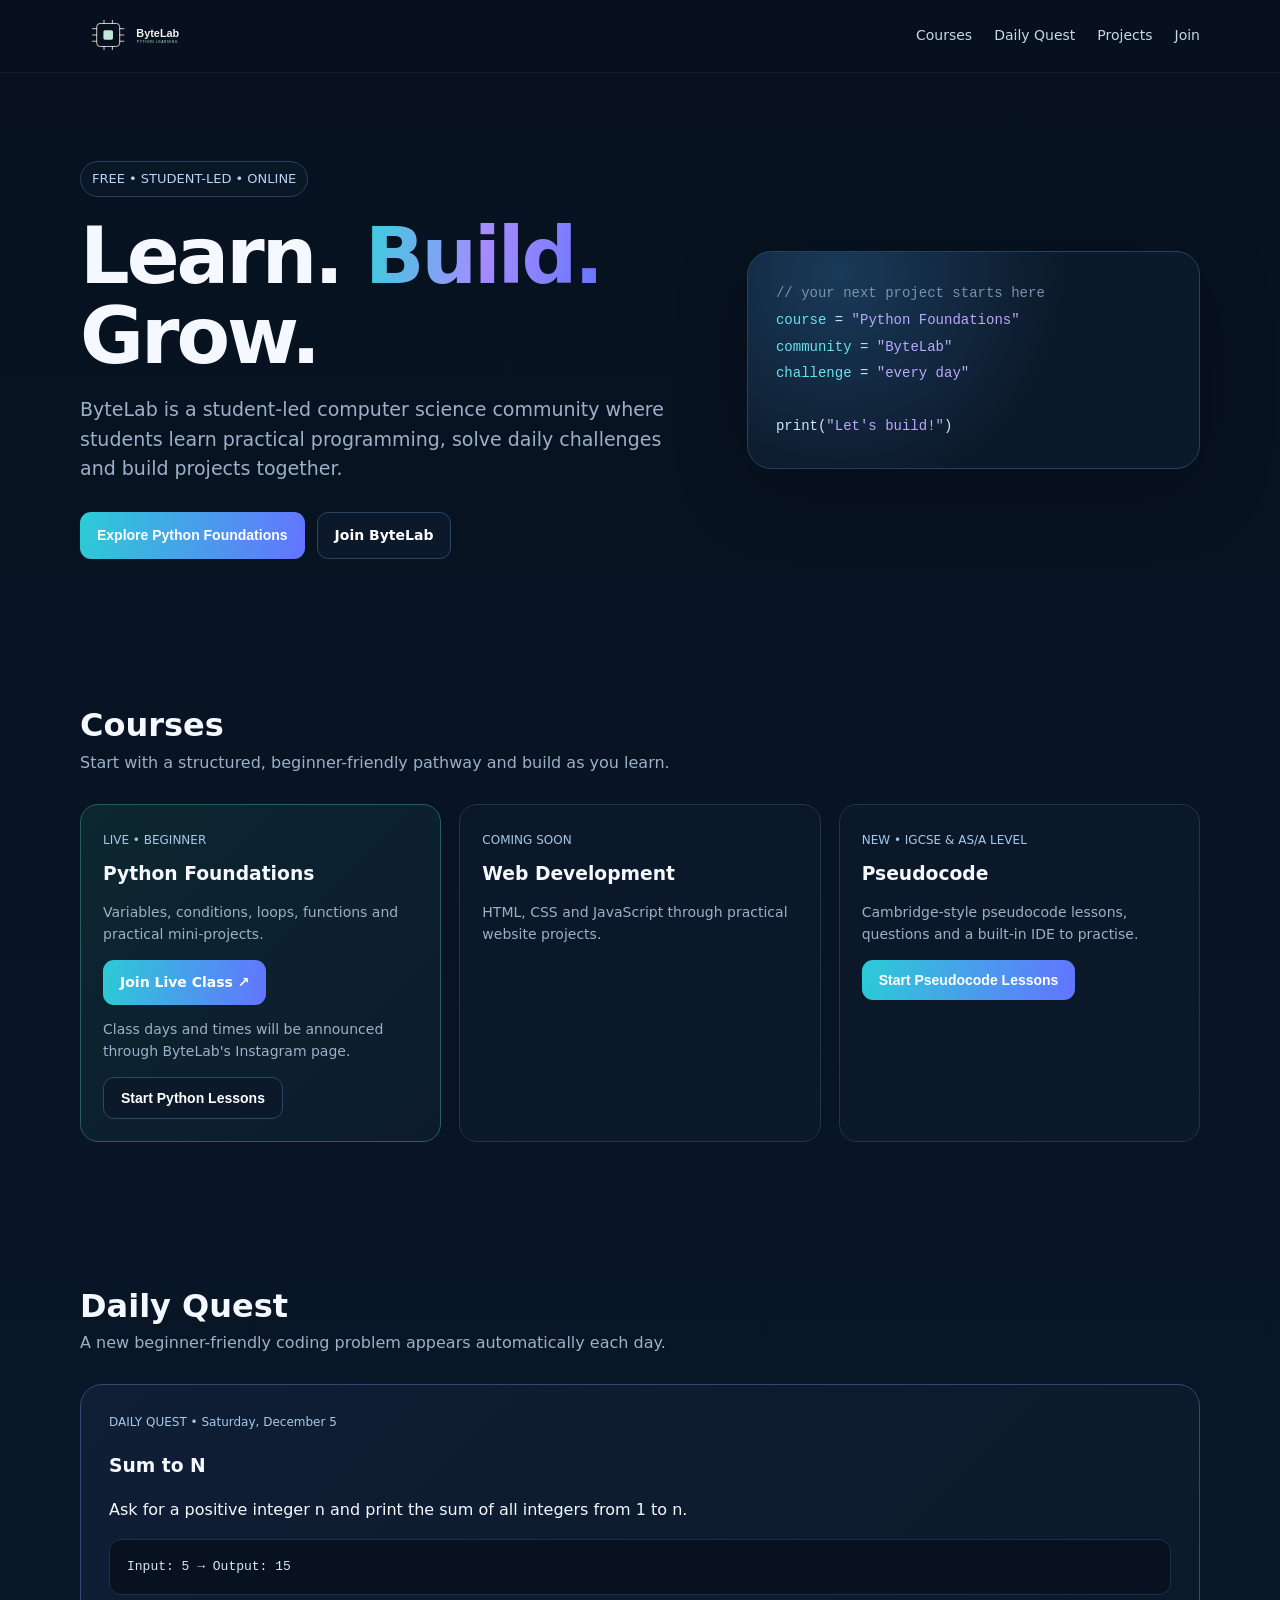
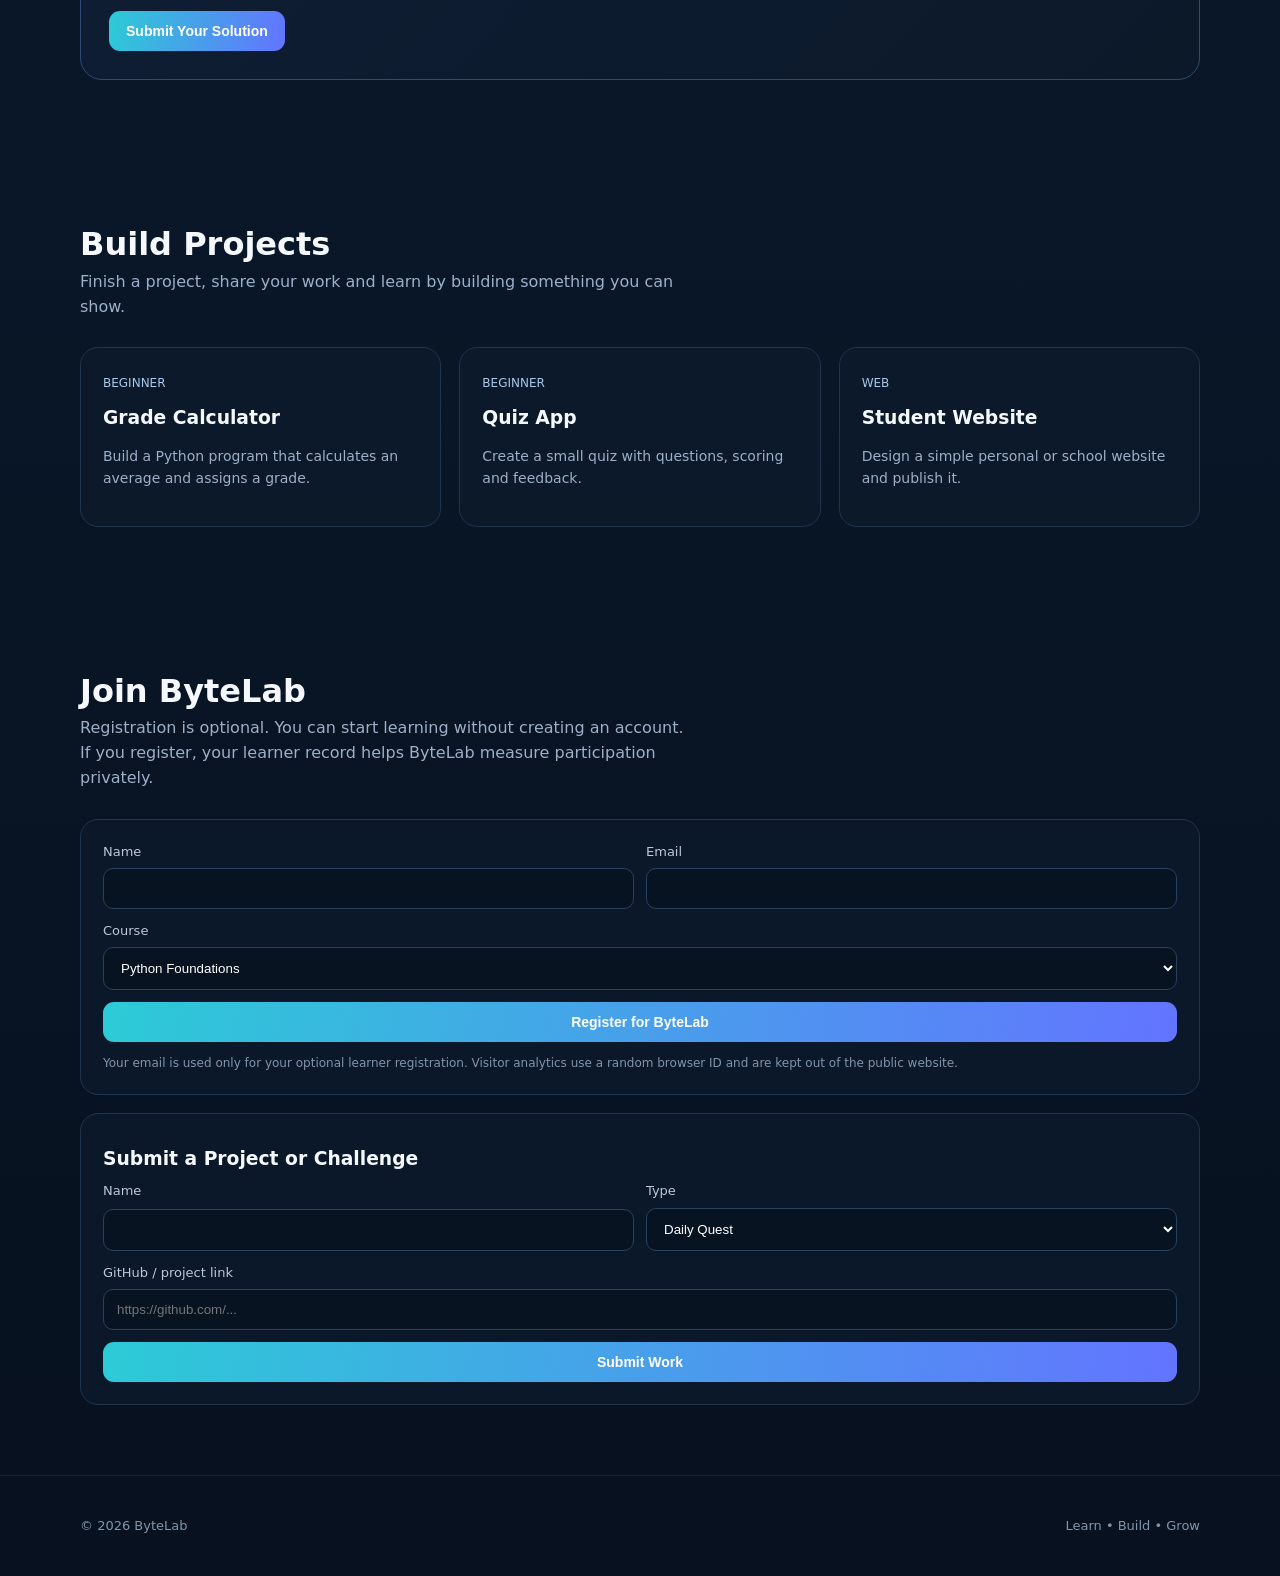
<file: index.html>
<!doctype html>
<html lang="en">
<head>
<meta charset="utf-8">
<meta name="viewport" content="width=device-width,initial-scale=1">
<title>ByteLab — Learn. Build. Grow.</title>
<meta name="description" content="ByteLab is a student-led computer science learning community with free courses, coding challenges and projects.">
<link rel="icon" href="assets/bytelab_logo_chip_transparent.svg">
<script src="config.js"></script>
<style>
:root{--bg:#07111f;--panel:#0c1a2b;--panel2:#10233a;--text:#f5f9ff;--muted:#9db0c8;--line:#20344d;--a:#36d1dc;--b:#6675ff;--ok:#55d98b;--bad:#ff7070}
*{box-sizing:border-box}html{scroll-behavior:smooth}body{margin:0;background:linear-gradient(180deg,#07111f,#091728 55%,#07111f);color:var(--text);font-family:Inter,system-ui,-apple-system,Segoe UI,Roboto,Arial,sans-serif;line-height:1.55}
a{color:inherit;text-decoration:none}.wrap{width:min(1120px,92%);margin:auto}.nav{position:sticky;top:0;z-index:20;background:rgba(7,17,31,.86);backdrop-filter:blur(14px);border-bottom:1px solid rgba(255,255,255,.06)}
.navin{height:72px;display:flex;align-items:center;justify-content:space-between}.brand img{height:46px;display:block;max-width:180px}.links{display:flex;gap:22px;align-items:center;font-size:14px;color:#c9d7e8}
.hero{padding:88px 0 72px}.heroGrid{display:grid;grid-template-columns:1.15fr .85fr;gap:54px;align-items:center}.eyebrow{display:inline-flex;gap:8px;align-items:center;padding:7px 11px;border:1px solid #29415f;border-radius:999px;color:#b8d4f4;background:#0a1727;font-size:13px}
h1{font-size:clamp(44px,7vw,78px);line-height:1.02;margin:20px 0 18px;letter-spacing:-3px}.grad{background:linear-gradient(100deg,var(--a),#a58cff,var(--b));-webkit-background-clip:text;background-clip:text;color:transparent}.lead{font-size:19px;color:var(--muted);max-width:650px}
.actions{display:flex;gap:12px;flex-wrap:wrap;margin-top:28px}.btn{display:inline-flex;align-items:center;justify-content:center;padding:12px 17px;border-radius:11px;border:1px solid #2b4665;font-weight:700;font-size:14px;cursor:pointer}.primary{background:linear-gradient(100deg,#2ccbd6,#6374ff);border:0;color:#fff}.ghost{background:#0b192a;color:#fff}
.heroCard{background:radial-gradient(circle at 20% 10%,#193a59,#0c192a 55%);border:1px solid #24415f;border-radius:24px;padding:28px;box-shadow:0 20px 70px rgba(0,0,0,.25)}.code{font-family:ui-monospace,SFMono-Regular,Consolas,monospace;color:#cce8ff;font-size:14px;line-height:1.9}.comment{color:#7892ae}.key{color:#67e3ed}.str{color:#bda8ff}
section{padding:70px 0}.sectionHead{display:flex;justify-content:space-between;gap:25px;align-items:end;margin-bottom:28px}.sectionHead h2{font-size:32px;margin:0}.sectionHead p{color:var(--muted);max-width:610px;margin:0}.grid3{display:grid;grid-template-columns:repeat(3,1fr);gap:18px}.card{background:rgba(12,26,43,.88);border:1px solid var(--line);border-radius:18px;padding:22px}.card h3{margin:8px 0 8px}.card p{color:var(--muted);font-size:14px}.tag{font-size:12px;color:#a8c8e9}.meet{border-color:#295e61;background:linear-gradient(135deg,#0c2730,#0c1b2b)}
.pcChoices{display:flex;gap:10px;flex-wrap:wrap;margin-top:12px}.pcChoices[hidden]{display:none}
.challenge{border:1px solid #324a72;background:linear-gradient(135deg,#101e36,#0b1929);border-radius:22px;padding:28px}.challenge code{display:block;background:#07111f;border:1px solid #1c3048;padding:17px;border-radius:12px;margin:16px 0;color:#d8e7f7}
form{display:grid;gap:12px}.two{grid-template-columns:1fr 1fr}.field{display:grid;gap:6px}.field label{font-size:13px;color:#b9c9dc}.field input,.field select,.field textarea{width:100%;padding:12px 13px;border-radius:10px;border:1px solid #29415d;background:#071321;color:#fff;outline:none}.note{font-size:12px;color:#8095ad}
.notice{display:none;margin-top:10px;padding:11px 13px;border-radius:10px;background:#0b2a1b;border:1px solid #205d3d;color:#9ce4b8;font-size:13px}.notice.bad{background:#321717;border-color:#713232;color:#ffb4b4}
footer{padding:40px 0;border-top:1px solid rgba(255,255,255,.07);color:#8095ad;font-size:13px}.foot{display:flex;justify-content:space-between;gap:20px;flex-wrap:wrap}
@media(max-width:800px){.links{display:none}.heroGrid{grid-template-columns:1fr}.grid3{grid-template-columns:1fr}.two{grid-template-columns:1fr}.hero{padding-top:55px}h1{letter-spacing:-2px}.sectionHead{display:block}.sectionHead p{margin-top:8px}}
</style>
</head>
<body>
<nav class="nav"><div class="wrap navin">
<a class="brand" href="#top"><img src="assets/bytelab_logo_chip_transparent.svg" alt="ByteLab"></a>
<div class="links"><a href="#courses">Courses</a><a href="#challenges">Daily Quest</a><a href="#projects">Projects</a><a href="#join">Join</a></div>
</div></nav>

<main id="top">
<section class="hero"><div class="wrap heroGrid">
<div>
<span class="eyebrow">FREE • STUDENT-LED • ONLINE</span>
<h1>Learn. <span class="grad">Build.</span> Grow.</h1>
<p class="lead">ByteLab is a student-led computer science community where students learn practical programming, solve daily challenges and build projects together.</p>
<div class="actions"><button class="btn primary" onclick="startCourse()">Explore Python Foundations</button><a class="btn ghost" href="#join">Join ByteLab</a></div>
</div>
<div class="heroCard"><div class="code">
<div class="comment">// your next project starts here</div>
<div><span class="key">course</span> = <span class="str">"Python Foundations"</span></div>
<div><span class="key">community</span> = <span class="str">"ByteLab"</span></div>
<div><span class="key">challenge</span> = <span class="str">"every day"</span></div><br>
<div>print(<span class="str">"Let's build!"</span>)</div>
</div></div>
</div></section>

<section id="courses"><div class="wrap">
<div class="sectionHead"><div><h2>Courses</h2><p>Start with a structured, beginner-friendly pathway and build as you learn.</p></div></div>
<div class="grid3">
<article class="card meet"><span class="tag">LIVE • BEGINNER</span><h3>Python Foundations</h3><p>Variables, conditions, loops, functions and practical mini-projects.</p>
<a class="btn primary" href="https://meet.google.com/khs-jree-dey" target="_blank" rel="noopener">Join Live Class ↗</a>
<p class="note">Class days and times will be announced through ByteLab's Instagram page.</p>
<button class="btn ghost" onclick="startCourse()">Start Python Lessons</button></article>
<article class="card"><span class="tag">COMING SOON</span><h3>Web Development</h3><p>HTML, CSS and JavaScript through practical website projects.</p></article>
<article class="card"><span class="tag">NEW • IGCSE &amp; AS/A LEVEL</span><h3>Pseudocode</h3><p>Cambridge-style pseudocode lessons, questions and a built-in IDE to practise.</p>
<button class="btn primary" id="pcToggle" type="button" aria-expanded="false" onclick="togglePseudo()">Start Pseudocode Lessons</button>
<div class="pcChoices" id="pcChoices" hidden><a class="btn ghost" href="pseudocode-igcse.html" onclick="track('pseudocode_click',{level:'igcse'})">IGCSE</a><a class="btn ghost" href="pseudocode-alevel.html" onclick="track('pseudocode_click',{level:'alevel'})">AS &amp; A Level</a></div></article>
</div></div></section>

<section id="challenges"><div class="wrap">
<div class="sectionHead"><div><h2>Daily Quest</h2><p>A new beginner-friendly coding problem appears automatically each day.</p></div></div>
<div class="challenge"><div class="tag" id="qdate"></div><h3 id="qtitle">Today's challenge</h3><p id="qtext"></p><code id="qexample"></code><button class="btn primary" onclick="document.getElementById('challengeForm').scrollIntoView({behavior:'smooth'})">Submit Your Solution</button></div>
</div></section>

<section id="projects"><div class="wrap">
<div class="sectionHead"><div><h2>Build Projects</h2><p>Finish a project, share your work and learn by building something you can show.</p></div></div>
<div class="grid3">
<article class="card"><span class="tag">BEGINNER</span><h3>Grade Calculator</h3><p>Build a Python program that calculates an average and assigns a grade.</p></article>
<article class="card"><span class="tag">BEGINNER</span><h3>Quiz App</h3><p>Create a small quiz with questions, scoring and feedback.</p></article>
<article class="card"><span class="tag">WEB</span><h3>Student Website</h3><p>Design a simple personal or school website and publish it.</p></article>
</div></div></section>

<section id="join"><div class="wrap">
<div class="sectionHead"><div><h2>Join ByteLab</h2><p>Registration is optional. You can start learning without creating an account. If you register, your learner record helps ByteLab measure participation privately.</p></div></div>
<div class="card" id="enroll">
<form id="regForm">
<div class="two" style="display:grid;gap:12px">
<div class="field"><label>Name</label><input id="name" required autocomplete="name"></div>
<div class="field"><label>Email</label><input id="email" type="email" required autocomplete="email"></div>
</div>
<div class="field"><label>Course</label><select id="course"><option>Python Foundations</option><option>Community only</option></select></div>
<button class="btn primary" type="submit">Register for ByteLab</button>
<div class="notice" id="regNotice"></div>
<div class="note">Your email is used only for your optional learner registration. Visitor analytics use a random browser ID and are kept out of the public website.</div>
</form>
</div>
<div class="card" style="margin-top:18px" id="challengeForm">
<h3>Submit a Project or Challenge</h3>
<form id="subForm">
<div class="two" style="display:grid;gap:12px">
<div class="field"><label>Name</label><input id="sname" required></div>
<div class="field"><label>Type</label><select id="stype"><option>Daily Quest</option><option>Project</option></select></div>
</div>
<div class="field"><label>GitHub / project link</label><input id="slink" type="url" placeholder="https://github.com/..."></div>
<button class="btn primary" type="submit">Submit Work</button><div class="notice" id="subNotice"></div>
</form></div>
</div></section>
</main>
<footer><div class="wrap foot"><span>© <span id="year"></span> ByteLab</span><span>Learn • Build • Grow</span></div></footer>

<script>
const ENDPOINT=(window.BYTE_LAB_CONFIG||{}).endpoint||"";
const GA_ID=(window.BYTE_LAB_CONFIG||{}).gaMeasurementId||"";
const challenges=[
["Python Basics","Ask the user for their name and print a friendly greeting.","Input: Afnan → Output: Hello, Afnan!"],
["Even or Odd","Write a program that checks whether a number entered by the user is even or odd.","Input: 8 → Output: Even"],
["Sum to N","Ask for a positive integer n and print the sum of all integers from 1 to n.","Input: 5 → Output: 15"],
["Count Vowels","Count how many vowels appear in a word or sentence.","Input: ByteLab → Output: 2"],
["Largest Number","Given three numbers, print the largest one.","Input: 4, 9, 6 → Output: 9"],
["Simple Calculator","Create a calculator that can add, subtract, multiply or divide two numbers.","Input: 8 × 3 → Output: 24"],
["Multiples","Print the first 10 multiples of a number entered by the user.","Input: 4 → 4, 8, 12, ..."]
];
const day=Math.floor(Date.now()/86400000),q=challenges[day%challenges.length];
document.getElementById("qdate").textContent="DAILY QUEST • "+new Date().toLocaleDateString(undefined,{weekday:"long",month:"long",day:"numeric"});
document.getElementById("qtitle").textContent=q[0];document.getElementById("qtext").textContent=q[1];document.getElementById("qexample").textContent=q[2];document.getElementById("year").textContent=new Date().getFullYear();

function visitorId(){let id=localStorage.getItem("bl_visitor_id");if(!id){id="VIS-"+crypto.randomUUID().replaceAll("-","").slice(0,12).toUpperCase();localStorage.setItem("bl_visitor_id",id)}return id}
function learnerId(){return localStorage.getItem("bl_learner_id")||""}
function loadGA(){const id=(window.BYTE_LAB_CONFIG||{}).gaMeasurementId||"";if(!id||id==="G-REPLACE_ME")return;window.dataLayer=window.dataLayer||[];window.gtag=function(){dataLayer.push(arguments)};const s=document.createElement("script");s.async=true;s.src="https://www.googletagmanager.com/gtag/js?id="+encodeURIComponent(id);document.head.appendChild(s);gtag("js",new Date());gtag("config",id)}
function track(name,params={}){try{if(window.gtag)gtag("event",name,params)}catch(e){};const endpoint=(window.BYTE_LAB_CONFIG||{}).endpoint||"";if(endpoint){try{fetch(endpoint,{method:"POST",mode:"no-cors",headers:{"Content-Type":"text/plain;charset=utf-8"},body:JSON.stringify({type:"event",event:name,visitorId:visitorId(),learnerId:learnerId(),...params,timestamp:new Date().toISOString()})})}catch(e){}}}
function notice(msg,bad=false){const x=document.getElementById("regNotice");x.style.display="block";x.className="notice"+(bad?" bad":"");x.textContent=msg}
function startCourse(){track("course_start_click",{course:"beginner"});location.href="learn.html"}
function togglePseudo(){const box=document.getElementById("pcChoices"),btn=document.getElementById("pcToggle"),open=box.hidden;box.hidden=!open;btn.setAttribute("aria-expanded",open);btn.textContent=open?"Hide Pseudocode Levels":"Start Pseudocode Lessons"}
document.getElementById("regForm").addEventListener("submit",async e=>{e.preventDefault();const name=document.getElementById("name").value.trim(),email=document.getElementById("email").value.trim().toLowerCase(),course=document.getElementById("course").value,btn=e.target.querySelector("button[type=submit]");if(!name||!/^[^\s@]+@[^\s@]+\.[^\s@]+$/.test(email)){notice("Please enter your name and a valid email address.",true);return}btn.disabled=true;notice("Registering…");try{const endpoint=(window.BYTE_LAB_CONFIG||{}).endpoint||"";if(endpoint)await fetch(endpoint,{method:"POST",mode:"no-cors",headers:{"Content-Type":"text/plain;charset=utf-8"},body:JSON.stringify({type:"registration",name,email,course,visitorId:visitorId(),timestamp:new Date().toISOString()})});const id="BL-"+crypto.randomUUID().replaceAll("-","").slice(0,10).toUpperCase();localStorage.setItem("bl_learner_id",id);localStorage.setItem("bl_learner_email",email);track("sign_up",{method:"simple_registration",course});notice("Registration complete. You can start learning now!");setTimeout(()=>location.href="learn.html",500)}catch(err){notice("Registration could not be completed. You can still start learning without registering.",true)}finally{btn.disabled=false}});
document.getElementById("subForm").addEventListener("submit",async e=>{e.preventDefault();const button=e.target.querySelector("button[type=submit]");button.disabled=true;try{const endpoint=(window.BYTE_LAB_CONFIG||{}).endpoint||"";if(endpoint)await fetch(endpoint,{method:"POST",mode:"no-cors",headers:{"Content-Type":"text/plain;charset=utf-8"},body:JSON.stringify({type:"submission",name:document.getElementById("sname").value.trim(),submissionType:document.getElementById("stype").value,link:document.getElementById("slink").value.trim(),learnerId:learnerId(),visitorId:visitorId(),timestamp:new Date().toISOString()})});document.getElementById("subNotice").style.display="block";document.getElementById("subNotice").textContent="Submission sent successfully. Great work!";track("project_or_quest_submission",{submissionType:document.getElementById("stype").value});e.target.reset()}catch(err){document.getElementById("subNotice").style.display="block";document.getElementById("subNotice").textContent="Submission could not be sent yet. Please try again."}finally{button.disabled=false}});
loadGA();visitorId();track("site_visit",{page:"home"});
</script>
</body>
</html>
</file>
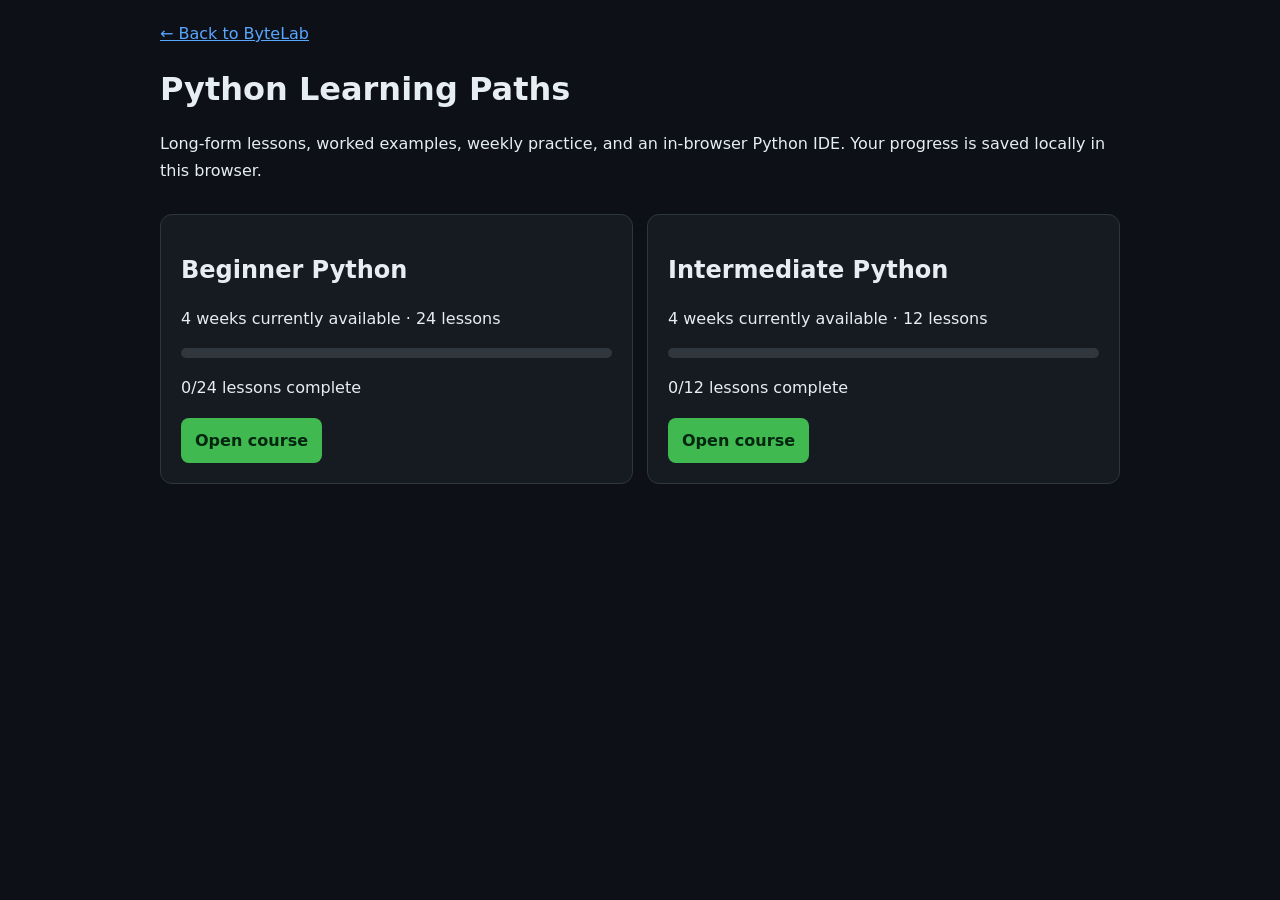
<file: learn.html>
<!DOCTYPE html>
<html lang="en"><head><meta charset="utf-8">
<meta name="viewport" content="width=device-width,initial-scale=1">
<title>ByteLab Learn — Python</title>
<style>
:root{--bg:#0d1117;--card:#161b22;--line:#30363d;--tx:#e6edf3;--mu:#8b949e;--ac:#3fb950;--bad:#f85149;--link:#58a6ff}
*{box-sizing:border-box}body{margin:0;font-family:system-ui,-apple-system,Segoe UI,sans-serif;background:var(--bg);color:var(--tx);line-height:1.7}
main{max-width:1000px;margin:auto;padding:20px}a{color:var(--link)}h1,h2,h3{line-height:1.25}.muted{color:var(--mu)}
.card{background:var(--card);border:1px solid var(--line);border-radius:12px;padding:20px;margin:14px 0}.grid{display:grid;gap:14px;grid-template-columns:repeat(auto-fit,minmax(250px,1fr))}
button,select{font:inherit;cursor:pointer;border-radius:8px;padding:9px 14px;font-weight:600}button{background:var(--ac);color:#04260f;border:0}button.ghost{background:none;color:var(--tx);border:1px solid var(--line)}button:disabled{opacity:.5;cursor:default}
.bar{height:10px;background:var(--line);border-radius:9px;overflow:hidden}.bar i{display:block;height:100%;background:var(--ac)}
.lesson-body p{margin:0 0 12px}.lesson-body li{margin:4px 0}.lesson-body table{border-collapse:collapse;width:100%;margin:14px 0}.lesson-body th,.lesson-body td{border:1px solid var(--line);padding:8px;text-align:left}.lesson-body th{background:#21262d}
pre,textarea{background:#010409;border:1px solid var(--line);border-radius:8px;padding:12px;font:14px/1.55 ui-monospace,SFMono-Regular,Consolas,monospace;color:var(--tx);width:100%;overflow-x:auto}pre{white-space:pre-wrap}textarea{min-height:190px;resize:vertical}
code{background:#010409;padding:1px 5px;border-radius:4px}.row{display:flex;justify-content:space-between;align-items:center;gap:10px;flex-wrap:wrap}.done{color:var(--ac)}.notice{border-left:4px solid #d29922;background:#211d13;padding:12px 14px;border-radius:6px}.nav{display:flex;gap:8px;flex-wrap:wrap;margin:14px 0}.example-row{display:flex;gap:8px;align-items:center;flex-wrap:wrap}.example-row select{background:#010409;color:var(--tx);border:1px solid var(--line);min-width:220px}.opt{display:block;width:100%;text-align:left;margin:6px 0;background:none;color:var(--tx);border:1px solid var(--line);font-weight:400}.opt.ok{border-color:var(--ac);background:#12331d}.opt.bad{border-color:var(--bad)}.small{font-size:.92rem}.sticky{position:sticky;top:0;background:rgba(13,17,23,.96);padding:8px 0;z-index:3;border-bottom:1px solid var(--line)}
</style><script src="config.js"></script>
</head><body><main id="app"></main>
<script>
const COURSES={"beginner": [{"title": "Week 1: Foundations", "lessons": [{"title": "Lesson 1.1: What Python Is and How to Set It Up", "html": "<p>Python is a <strong>high-level, general-purpose programming language</strong> created by Guido van Rossum and first released in 1991. &quot;High-level&quot; means it reads close to human language and hides many low-level machine details. &quot;General-purpose&quot; means it is used everywhere: websites, data science, artificial intelligence, automation, games, cybersecurity, and scientific research. Companies such as Google, Netflix, and NASA use it. It is also the most common first language taught at universities, because its syntax is clean and forgiving.</p>\n<p>Two features define how Python works:</p>\n<ul>\n<li><strong>Interpreted.</strong> You run Python code through a program called the <em>interpreter</em>, which reads your instructions and executes them, so you can test ideas instantly.</li>\n<li><strong>Dynamically typed.</strong> You do not have to declare what kind of data a variable holds. Python works it out while the program runs.</li>\n</ul>\n<h3>Installing Python</h3>\n<ol>\n<li>Go to python.org, open <em>Downloads</em>, and get the installer for your operating system.</li>\n<li><strong>On Windows, tick &quot;Add Python to PATH&quot;</strong> on the first installer screen. Forgetting this is the most common setup problem.</li>\n<li>Open a terminal (Command Prompt or PowerShell on Windows, Terminal on macOS/Linux) and check the installation:</li>\n</ol>\n<pre><code class=\"language-text\">python --version\n</code></pre>\n<p>On some macOS and Linux systems the command is <code>python3 --version</code>. If you see a version number such as <code>Python 3.14.x</code>, you are ready.</p>\n<h3>Where to write code</h3>\n<ul>\n<li><strong>IDLE</strong>: comes with Python; simple and good for the first day.</li>\n<li><strong>Visual Studio Code</strong> with the Python extension: free, popular, and what many professionals use.</li>\n<li><strong>Thonny</strong>: designed for beginners, with a built-in debugger.</li>\n</ul>\n<p>Save your programs in files ending with <code>.py</code> (for example <code>hello.py</code>) and run them from the terminal with <code>python hello.py</code>, or with the Run button in your editor.</p>\n<h3>Two ways to run Python</h3>\n<p>The <strong>interactive mode</strong> (type <code>python</code> in the terminal) lets you test one line at a time. <strong>Script mode</strong> runs a whole file from top to bottom. You will use script mode for almost everything.</p>\n<p><strong>Key takeaways</strong></p>\n<ul>\n<li>Python is interpreted, dynamically typed, and beginner-friendly.</li>\n<li>Programs live in <code>.py</code> files and run through the interpreter.</li>\n<li>Always confirm your installation with <code>python --version</code>.</li>\n</ul>\n", "examples": []}, {"title": "Lesson 1.2: Your First Programs, Comments, and Syntax Rules", "html": "<p>The traditional first program prints a message on the screen:</p>\n<pre><code class=\"language-python\">print(&quot;Hello, world!&quot;)\n</code></pre>\n<p>Output:</p>\n<pre><code class=\"language-text\">Hello, world!\n</code></pre>\n<p><code>print</code> is a <strong>function</strong>, a named, reusable piece of code. The value inside the parentheses (the <strong>argument</strong>) is what the function works with. Text must be wrapped in quotation marks, either <code>&quot;double&quot;</code> or <code>'single'</code>; both mean exactly the same thing.</p>\n<h3>Printing several values</h3>\n<p><code>print</code> accepts multiple arguments separated by commas. It puts a space between them by default. You can change that with <code>sep</code>, and change the ending (a new line by default) with <code>end</code>:</p>\n<pre><code class=\"language-python\">print(&quot;Python&quot;, &quot;is&quot;, &quot;fun&quot;)\nprint(&quot;a&quot;, &quot;b&quot;, &quot;c&quot;, sep=&quot;-&quot;)\nprint(&quot;Loading&quot;, end=&quot;...&quot;)\nprint(&quot;done&quot;)\n</code></pre>\n<p>Output:</p>\n<pre><code class=\"language-text\">Python is fun\na-b-c\nLoading...done\n</code></pre>\n<h3>Escape sequences</h3>\n<p>Inside a string, a backslash <code>\\</code> starts a special character:</p>\n<p>| Sequence | Meaning |\n|----------|---------|\n| <code>\\n</code> | new line |\n| <code>\\t</code> | tab |\n| <code>\\\\</code> | a literal backslash |\n| <code>\\&quot;</code> | a literal double quote |\n| <code>\\'</code> | a literal single quote |</p>\n<pre><code class=\"language-python\">print(&quot;Line one\\nLine two&quot;)\nprint(&quot;She said \\&quot;hi\\&quot;&quot;)\nprint('It\\'s fine')\nprint(&quot;C:\\\\Users&quot;)\n</code></pre>\n<p>Output:</p>\n<pre><code class=\"language-text\">Line one\nLine two\nShe said &quot;hi&quot;\nIt's fine\nC:\\Users\n</code></pre>\n<h3>Comments</h3>\n<p>A <strong>comment</strong> starts with <code>#</code>. Python ignores everything after it on that line. Comments explain <em>why</em> the code does something; they are notes for humans.</p>\n<pre><code class=\"language-python\"># This whole line is a comment\nprint(&quot;Visible&quot;)  # A comment can also follow code\n</code></pre>\n<p>Output:</p>\n<pre><code class=\"language-text\">Visible\n</code></pre>\n<h3>The essential syntax rules</h3>\n<ol>\n<li><strong>Python is case-sensitive.</strong> <code>print</code> works; <code>Print</code> and <code>PRINT</code> do not.</li>\n<li><strong>Indentation matters.</strong> Python uses indentation (the spaces at the start of a line) to define blocks of code. Use <strong>4 spaces</strong> per level, the standard recommended by PEP 8, Python's official style guide. Never mix tabs and spaces.</li>\n<li><strong>One statement per line</strong> is the normal style.</li>\n<li><strong>Brackets and quotes must be closed.</strong> Every <code>(</code> needs a <code>)</code>, every opening quote a closing one.</li>\n</ol>\n<h3>Reading error messages</h3>\n<p>Errors are normal. When Python fails, it prints a <strong>traceback</strong>. Read it from the bottom: the last line names the error type and explains it. For example, forgetting a closing quote gives a <code>SyntaxError</code>, and a misspelled function gives a <code>NameError</code>. Beginners who learn to read the last line of a traceback improve very quickly.</p>\n<p><strong>Common mistakes</strong></p>\n<ul>\n<li>Using curly &quot;smart quotes&quot; copied from a word processor instead of straight quotes.</li>\n<li>Writing <code>Print</code> instead of <code>print</code>.</li>\n<li>Forgetting the parentheses: <code>print &quot;hi&quot;</code> was Python 2 syntax and is an error today.</li>\n</ul>\n", "examples": ["print(\"Hello, world!\")\n", "print(\"Python\", \"is\", \"fun\")\nprint(\"a\", \"b\", \"c\", sep=\"-\")\nprint(\"Loading\", end=\"...\")\nprint(\"done\")\n", "print(\"Line one\\nLine two\")\nprint(\"She said \\\"hi\\\"\")\nprint('It\\'s fine')\nprint(\"C:\\\\Users\")\n", "# This whole line is a comment\nprint(\"Visible\")  # A comment can also follow code\n"]}, {"title": "Lesson 1.3: Variables and Naming", "html": "<p>A <strong>variable</strong> is a name that refers to a value stored in memory. You create one with the assignment operator <code>=</code>:</p>\n<pre><code class=\"language-python\">name = &quot;Sara&quot;\nage = 16\nheight = 1.62\nis_student = True\nprint(name, age, height, is_student)\n</code></pre>\n<p>Output:</p>\n<pre><code class=\"language-text\">Sara 16 1.62 True\n</code></pre>\n<p>Read <code>age = 16</code> as &quot;let the name <code>age</code> refer to the value 16&quot;, not as a mathematical equation. The right side is evaluated first, then the result is given the name on the left.</p>\n<h3>Variables can change</h3>\n<pre><code class=\"language-python\">score = 10\nscore = score + 5\nprint(score)\n</code></pre>\n<p>Output:</p>\n<pre><code class=\"language-text\">15\n</code></pre>\n<p>Here Python calculates <code>score + 5</code> using the old value (10), then re-assigns the name <code>score</code> to 15.</p>\n<h3>Dynamic typing and <code>type()</code></h3>\n<p>Every value has a <strong>type</strong>. The built-in <code>type()</code> function tells you which. A variable may refer to a different type later, because the type belongs to the <em>value</em>, not to the name:</p>\n<pre><code class=\"language-python\">x = 10\nprint(type(x))\nx = &quot;ten&quot;\nprint(type(x))\n</code></pre>\n<p>Output:</p>\n<pre><code class=\"language-text\">&lt;class 'int'&gt;\n&lt;class 'str'&gt;\n</code></pre>\n<h3>Naming rules (these are enforced)</h3>\n<ul>\n<li>Names may contain letters, digits, and underscores only.</li>\n<li>Names <strong>cannot start with a digit</strong> (<code>1st_place</code> is invalid).</li>\n<li>Names are case-sensitive: <code>score</code> and <code>Score</code> are different variables.</li>\n<li>Names cannot be <strong>keywords</strong>, the words Python reserves for itself (<code>if</code>, <code>for</code>, <code>class</code>, <code>True</code>, and so on).</li>\n</ul>\n<h3>Naming conventions (these are professional habits)</h3>\n<ul>\n<li>Use <strong>snake_case</strong>: lowercase words joined by underscores, like <code>total_price</code>.</li>\n<li>Choose meaningful names. <code>student_count</code> is far better than <code>sc</code> or <code>x</code>.</li>\n<li>Write constants (values that should never change) in UPPER_CASE, like <code>MAX_SPEED = 120</code>. Python does not enforce this; it is a signal to other programmers.</li>\n</ul>\n<h3>Assigning several variables</h3>\n<pre><code class=\"language-python\">a, b, c = 1, 2, 3\nx = y = 0\na, b = b, a      # swap two values\nprint(a, b, c, x, y)\n</code></pre>\n<p>Output:</p>\n<pre><code class=\"language-text\">2 1 3 0 0\n</code></pre>\n<p>Swapping in one line, without a temporary variable, is a neat Python feature.</p>\n<p><strong>Key takeaways</strong></p>\n<ul>\n<li>A variable is a name attached to a value.</li>\n<li>Use <code>snake_case</code> and descriptive names.</li>\n<li>The type belongs to the value, and <code>type()</code> reveals it.</li>\n</ul>\n", "examples": ["name = \"Sara\"\nage = 16\nheight = 1.62\nis_student = True\nprint(name, age, height, is_student)\n", "score = 10\nscore = score + 5\nprint(score)\n", "x = 10\nprint(type(x))\nx = \"ten\"\nprint(type(x))\n", "a, b, c = 1, 2, 3\nx = y = 0\na, b = b, a      # swap two values\nprint(a, b, c, x, y)\n"]}, {"title": "Lesson 1.4: Numbers and Operators", "html": "<p>Python has two main numeric types:</p>\n<ul>\n<li><strong><code>int</code></strong>: whole numbers such as <code>42</code>, <code>-7</code>, <code>0</code>. Python integers can be as large as your memory allows.</li>\n<li><strong><code>float</code></strong>: numbers with a decimal point such as <code>3.14</code> or <code>-0.5</code>.</li>\n</ul>\n<h3>The arithmetic operators</h3>\n<pre><code class=\"language-python\">print(7 + 3, 7 - 3, 7 * 3)\nprint(7 / 2)\nprint(7 // 2)\nprint(7 % 2)\nprint(2 ** 10)\n</code></pre>\n<p>Output:</p>\n<pre><code class=\"language-text\">10 4 21\n3.5\n3\n1\n1024\n</code></pre>\n<p>| Operator | Name | Notes |\n|----------|------|-------|\n| <code>+</code> <code>-</code> <code>*</code> | add, subtract, multiply | |\n| <code>/</code> | true division | <strong>always returns a float</strong> |\n| <code>//</code> | floor division | rounds <em>down</em> to a whole number |\n| <code>%</code> | modulo | the remainder after division |\n| <code>**</code> | exponent | <code>2 ** 3</code> is 8 |</p>\n<p><strong>Floor division rounds down, not toward zero.</strong> This surprises many learners with negative numbers:</p>\n<pre><code class=\"language-python\">print(-7 // 2)\nprint(-7 % 3)\n</code></pre>\n<p>Output:</p>\n<pre><code class=\"language-text\">-4\n2\n</code></pre>\n<p>The modulo operator is extremely useful. <code>n % 2 == 0</code> tests whether <code>n</code> is even, and <code>n % 10</code> gives the last digit of a number.</p>\n<h3>Order of operations</h3>\n<p>Python follows the standard mathematical order: parentheses, then exponents, then multiplication/division, then addition/subtraction. Operators of equal rank run left to right, except <code>**</code>, which runs right to left.</p>\n<pre><code class=\"language-python\">print(2 + 3 * 4)\nprint((2 + 3) * 4)\nprint(2 ** 3 ** 2)\nprint(-2 ** 2)\n</code></pre>\n<p>Output:</p>\n<pre><code class=\"language-text\">14\n20\n512\n-4\n</code></pre>\n<p>Note that <code>-2 ** 2</code> is <code>-(2 ** 2)</code>. When in doubt, add parentheses; clear code beats clever code.</p>\n<h3>Useful number functions</h3>\n<pre><code class=\"language-python\">print(abs(-5), min(3, 1, 2), max(3, 1, 2))\nprint(divmod(17, 5))\nprint(round(3.14159, 2))\nprint(2 ** 100)\n</code></pre>\n<p>Output:</p>\n<pre><code class=\"language-text\">5 1 3\n(3, 2)\n3.14\n1267650600228229401496703205376\n</code></pre>\n<p><code>round()</code> uses &quot;round half to even&quot; (also called banker's rounding) for exact halves: <code>round(2.5)</code> is <code>2</code> and <code>round(3.5)</code> is <code>4</code>. This is standard behaviour, not a bug.</p>\n<h3>Floating-point precision</h3>\n<p>Computers store floats in binary, so some decimals cannot be represented exactly:</p>\n<pre><code class=\"language-python\">print(0.1 + 0.2)\nprint(round(0.1 + 0.2, 2))\n</code></pre>\n<p>Output:</p>\n<pre><code class=\"language-text\">0.30000000000000004\n0.3\n</code></pre>\n<p>This happens in every programming language. Use <code>round()</code> for display and never rely on exact equality between floats.</p>\n<h3>Mixing types and shortcuts</h3>\n<p>An operation between an <code>int</code> and a <code>float</code> gives a <code>float</code>. Python also offers <strong>augmented assignment</strong> shortcuts:</p>\n<pre><code class=\"language-python\">total = 10\ntotal += 5     # same as total = total + 5\ntotal *= 2     # same as total = total * 2\ntotal -= 3\nprint(total)\nprint(3 + 2.0)\n</code></pre>\n<p>Output:</p>\n<pre><code class=\"language-text\">27\n5.0\n</code></pre>\n<p><strong>Key takeaways</strong></p>\n<ul>\n<li><code>/</code> always gives a float; <code>//</code> gives the floored whole number.</li>\n<li><code>%</code> gives remainders and is perfect for even/odd checks.</li>\n<li>Floats are approximate; format or round them for display.</li>\n</ul>\n", "examples": ["print(7 + 3, 7 - 3, 7 * 3)\nprint(7 / 2)\nprint(7 // 2)\nprint(7 % 2)\nprint(2 ** 10)\n", "print(-7 // 2)\nprint(-7 % 3)\n", "print(2 + 3 * 4)\nprint((2 + 3) * 4)\nprint(2 ** 3 ** 2)\nprint(-2 ** 2)\n", "print(abs(-5), min(3, 1, 2), max(3, 1, 2))\nprint(divmod(17, 5))\nprint(round(3.14159, 2))\nprint(2 ** 100)\n", "print(0.1 + 0.2)\nprint(round(0.1 + 0.2, 2))\n", "total = 10\ntotal += 5     # same as total = total + 5\ntotal *= 2     # same as total = total * 2\ntotal -= 3\nprint(total)\nprint(3 + 2.0)\n"]}, {"title": "Lesson 1.5: Strings", "html": "<p>A <strong>string</strong> (<code>str</code>) is a sequence of characters. You create strings with single, double, or triple quotes. Triple quotes allow text over several lines:</p>\n<pre><code class=\"language-python\">poem = &quot;&quot;&quot;Roses are red,\nViolets are blue.&quot;&quot;&quot;\nprint(poem)\n</code></pre>\n<p>Output:</p>\n<pre><code class=\"language-text\">Roses are red,\nViolets are blue.\n</code></pre>\n<h3>Indexing and slicing</h3>\n<p>Each character has a position called an <strong>index</strong>, starting at <strong>0</strong>. Negative indexes count from the end.</p>\n<pre><code class=\"language-python\">s = &quot;Python&quot;\nprint(s[0], s[1], s[-1])\nprint(s[0:2], s[2:], s[:3], s[::2], s[::-1])\nprint(len(s))\n</code></pre>\n<p>Output:</p>\n<pre><code class=\"language-text\">P y n\nPy thon Pyt Pto nohtyP\n6\n</code></pre>\n<p>A slice <code>s[start:stop:step]</code> includes <code>start</code> but <strong>excludes</strong> <code>stop</code>. Leaving out a part means &quot;from the beginning&quot;, &quot;to the end&quot;, or &quot;step 1&quot;. A step of <code>-1</code> reverses the string.</p>\n<p>Strings are <strong>immutable</strong>: you cannot change a character in place. You must build a new string.</p>\n<pre><code class=\"language-python\">s = &quot;Python&quot;\ns[0] = &quot;J&quot;  # raises TypeError\n</code></pre>\n<h3>Joining and repeating</h3>\n<pre><code class=\"language-python\">print(&quot;Hello&quot; + &quot; &quot; + &quot;World&quot;)\nprint(&quot;ha&quot; * 3)\nprint(&quot;Py&quot; in &quot;Python&quot;)\n</code></pre>\n<p>Output:</p>\n<pre><code class=\"language-text\">Hello World\nhahaha\nTrue\n</code></pre>\n<p>You cannot add a string and a number directly: <code>&quot;Age: &quot; + 16</code> raises a <code>TypeError</code>. Convert the number with <code>str(16)</code> or, better, use an f-string (below).</p>\n<h3>String methods</h3>\n<p>A <strong>method</strong> is a function that belongs to a value and is called with a dot. Methods never change the original string; they return a new one.</p>\n<pre><code class=\"language-python\">text = &quot;  Hello, Python World  &quot;\nprint(text.strip())\nprint(text.strip().upper())\nprint(text.strip().lower())\nprint(text.strip().replace(&quot;Python&quot;, &quot;Java&quot;))\nprint(text.strip().split(&quot;, &quot;))\nprint(&quot;-&quot;.join([&quot;a&quot;, &quot;b&quot;, &quot;c&quot;]))\nprint(&quot;python&quot;.capitalize(), &quot;hello world&quot;.title())\nprint(&quot;banana&quot;.count(&quot;a&quot;), &quot;banana&quot;.find(&quot;nan&quot;), &quot;banana&quot;.find(&quot;x&quot;))\nprint(&quot;Python&quot;.startswith(&quot;Py&quot;), &quot;Python&quot;.endswith(&quot;on&quot;))\nprint(&quot;abc123&quot;.isalpha(), &quot;123&quot;.isdigit())\n</code></pre>\n<p>Output:</p>\n<pre><code class=\"language-text\">Hello, Python World\nHELLO, PYTHON WORLD\nhello, python world\nHello, Java World\n['Hello', 'Python World']\na-b-c\nPython Hello World\n3 2 -1\nTrue True\nFalse True\n</code></pre>\n<p>Remember these: <code>strip()</code> removes surrounding whitespace, <code>split()</code> turns a string into a list, <code>join()</code> does the reverse, and <code>find()</code> returns <code>-1</code> when nothing is found.</p>\n<h3>f-strings: the modern way to format text</h3>\n<p>Put an <code>f</code> before the opening quote and place expressions inside <code>{}</code>:</p>\n<pre><code class=\"language-python\">name = &quot;Sara&quot;\nscore = 92.456\nprint(f&quot;{name} scored {score:.1f}&quot;)\nprint(f&quot;{1234567:,}&quot;)\nprint(f&quot;{name:&gt;8}|{name:&lt;8}|{name:^8}|&quot;)\nprint(f&quot;{0.256:.1%}&quot;)\n</code></pre>\n<p>Output:</p>\n<pre><code class=\"language-text\">Sara scored 92.5\n1,234,567\n    Sara|Sara    |  Sara  |\n25.6%\n</code></pre>\n<p>After the colon comes a <strong>format specification</strong>: <code>.1f</code> means one decimal place, <code>,</code> adds thousands separators, <code>&gt;8</code>, <code>&lt;8</code>, and <code>^8</code> right-align, left-align, and centre within 8 characters, and <code>.1%</code> shows a percentage.</p>\n<p><strong>Key takeaways</strong></p>\n<ul>\n<li>Indexes start at 0; slices exclude the stop position.</li>\n<li>Strings are immutable; methods return new strings.</li>\n<li>Prefer f-strings for combining text and values.</li>\n</ul>\n", "examples": ["poem = \"\"\"Roses are red,\nViolets are blue.\"\"\"\nprint(poem)\n", "s = \"Python\"\nprint(s[0], s[1], s[-1])\nprint(s[0:2], s[2:], s[:3], s[::2], s[::-1])\nprint(len(s))\n", "s = \"Python\"\ns[0] = \"J\"  # raises TypeError\n", "print(\"Hello\" + \" \" + \"World\")\nprint(\"ha\" * 3)\nprint(\"Py\" in \"Python\")\n", "text = \"  Hello, Python World  \"\nprint(text.strip())\nprint(text.strip().upper())\nprint(text.strip().lower())\nprint(text.strip().replace(\"Python\", \"Java\"))\nprint(text.strip().split(\", \"))\nprint(\"-\".join([\"a\", \"b\", \"c\"]))\nprint(\"python\".capitalize(), \"hello world\".title())\nprint(\"banana\".count(\"a\"), \"banana\".find(\"nan\"), \"banana\".find(\"x\"))\nprint(\"Python\".startswith(\"Py\"), \"Python\".endswith(\"on\"))\nprint(\"abc123\".isalpha(), \"123\".isdigit())\n", "name = \"Sara\"\nscore = 92.456\nprint(f\"{name} scored {score:.1f}\")\nprint(f\"{1234567:,}\")\nprint(f\"{name:>8}|{name:<8}|{name:^8}|\")\nprint(f\"{0.256:.1%}\")\n"]}, {"title": "Lesson 1.6: Getting Input and Converting Types", "html": "<p>The <code>input()</code> function pauses the program, shows a prompt, and returns whatever the user typed <strong>as a string</strong>, even if they typed digits.</p>\n<pre><code class=\"language-python\">name = input(&quot;What is your name? &quot;)\nage = int(input(&quot;How old are you? &quot;))\nprint(f&quot;Hello {name}! Next year you will be {age + 1}.&quot;)\n</code></pre>\n<p>A sample run:</p>\n<pre><code class=\"language-text\">What is your name? Amina\nHow old are you? 15\nHello Amina! Next year you will be 16.\n</code></pre>\n<p>Without <code>int()</code>, <code>age + 1</code> would fail because you cannot add a string and an integer.</p>\n<h3>Type conversion functions</h3>\n<pre><code class=\"language-python\">print(int(&quot;42&quot;) + 1, float(&quot;3.5&quot;) * 2, str(10) + &quot;5&quot;, int(3.9), int(-3.9))\n</code></pre>\n<p>Output:</p>\n<pre><code class=\"language-text\">43 7.0 105 3 -3\n</code></pre>\n<ul>\n<li><code>int()</code> converts to a whole number. From a float it <strong>truncates</strong> toward zero (drops the decimals; it does not round).</li>\n<li><code>float()</code> converts to a decimal number; <code>str()</code> converts anything to text.</li>\n<li>Converting text that is not a valid number raises a <code>ValueError</code>. For instance <code>int(&quot;abc&quot;)</code> and <code>int(&quot;3.9&quot;)</code> both fail. In Week 4 you will learn to handle such errors gracefully.</li>\n</ul>\n<h3>A complete mini program: tip calculator</h3>\n<pre><code class=\"language-python\">bill = float(input(&quot;Bill amount: &quot;))\npercent = float(input(&quot;Tip percentage: &quot;))\ntip = bill * percent / 100\ntotal = bill + tip\nprint(f&quot;Tip: {tip:.2f}&quot;)\nprint(f&quot;Total: {total:.2f}&quot;)\n</code></pre>\n<p>Sample run:</p>\n<pre><code class=\"language-text\">Bill amount: 48.50\nTip percentage: 10\nTip: 4.85\nTotal: 53.35\n</code></pre>\n<p><strong>Key takeaways</strong></p>\n<ul>\n<li><code>input()</code> always returns a string.</li>\n<li>Wrap it in <code>int()</code> or <code>float()</code> when you need a number.</li>\n<li>Invalid conversions raise <code>ValueError</code>.</li>\n</ul>\n<h2>Week 1 Practice</h2>\n<ol>\n<li>Use a single <code>print</code> call to display your name and favourite hobby on two separate lines.</li>\n<li>A rectangle is 8 wide and 5 high. Print its area and perimeter.</li>\n<li>Convert 250 minutes into hours and remaining minutes using <code>//</code> and <code>%</code>.</li>\n<li>Given <code>&quot;  Data Science  &quot;</code>, print it stripped, in uppercase, and print the length of the stripped version.</li>\n<li>Ask the user for two numbers and print their sum, difference, product, and quotient rounded to 2 decimal places.</li>\n</ol>\n<h3>Week 1 Solutions</h3>\n<pre><code class=\"language-python\"># 1\nprint(&quot;Name: Ali\\nHobby: Chess&quot;)\n\n# 2\nwidth = 8\nheight = 5\nprint(&quot;Area:&quot;, width * height)\nprint(&quot;Perimeter:&quot;, 2 * (width + height))\n\n# 3\nminutes = 250\nhours = minutes // 60\nremaining = minutes % 60\nprint(f&quot;{hours} hours and {remaining} minutes&quot;)\n\n# 4\ntext = &quot;  Data Science  &quot;\nclean = text.strip()\nprint(clean)\nprint(clean.upper())\nprint(len(clean))\n</code></pre>\n<p>Output:</p>\n<pre><code class=\"language-text\">Name: Ali\nHobby: Chess\nArea: 40\nPerimeter: 26\n4 hours and 10 minutes\nData Science\nDATA SCIENCE\n12\n</code></pre>\n<pre><code class=\"language-python\"># 5\na = float(input(&quot;First number: &quot;))\nb = float(input(&quot;Second number: &quot;))\nprint(&quot;Sum:&quot;, a + b)\nprint(&quot;Difference:&quot;, a - b)\nprint(&quot;Product:&quot;, a * b)\nprint(&quot;Quotient:&quot;, round(a / b, 2))\n</code></pre>\n<p>(If the second number is <code>0</code>, this crashes with <code>ZeroDivisionError</code>. You will learn to prevent that in Week 2 and Week 4.)</p>\n<h3>Week 1 Quiz</h3>\n<ol>\n<li>What does <code>print(7 // 2)</code> display?</li>\n<li>What type does <code>input()</code> always return?</li>\n<li>Which of these is an invalid variable name: <code>total_1</code>, <code>_x</code>, <code>1total</code>?</li>\n<li>What is <code>&quot;Python&quot;[1:4]</code>?</li>\n<li>Why does <code>&quot;Age: &quot; + 16</code> fail?</li>\n</ol>\n<p><strong>Answers:</strong> (1) <code>3</code>. (2) <code>str</code>. (3) <code>1total</code>, because names cannot begin with a digit. (4) <code>&quot;yth&quot;</code>. (5) You cannot concatenate a string and an integer; use <code>str(16)</code> or an f-string.</p>\n<hr />\n", "examples": ["name = input(\"What is your name? \")\nage = int(input(\"How old are you? \"))\nprint(f\"Hello {name}! Next year you will be {age + 1}.\")\n", "print(int(\"42\") + 1, float(\"3.5\") * 2, str(10) + \"5\", int(3.9), int(-3.9))\n", "bill = float(input(\"Bill amount: \"))\npercent = float(input(\"Tip percentage: \"))\ntip = bill * percent / 100\ntotal = bill + tip\nprint(f\"Tip: {tip:.2f}\")\nprint(f\"Total: {total:.2f}\")\n", "# 1\nprint(\"Name: Ali\\nHobby: Chess\")\n\n# 2\nwidth = 8\nheight = 5\nprint(\"Area:\", width * height)\nprint(\"Perimeter:\", 2 * (width + height))\n\n# 3\nminutes = 250\nhours = minutes // 60\nremaining = minutes % 60\nprint(f\"{hours} hours and {remaining} minutes\")\n\n# 4\ntext = \"  Data Science  \"\nclean = text.strip()\nprint(clean)\nprint(clean.upper())\nprint(len(clean))\n", "# 5\na = float(input(\"First number: \"))\nb = float(input(\"Second number: \"))\nprint(\"Sum:\", a + b)\nprint(\"Difference:\", a - b)\nprint(\"Product:\", a * b)\nprint(\"Quotient:\", round(a / b, 2))\n"]}], "review_html": "<p>The <code>input()</code> function pauses the program, shows a prompt, and returns whatever the user typed <strong>as a string</strong>, even if they typed digits.</p>\n<pre><code class=\"language-python\">name = input(&quot;What is your name? &quot;)\nage = int(input(&quot;How old are you? &quot;))\nprint(f&quot;Hello {name}! Next year you will be {age + 1}.&quot;)\n</code></pre>\n<p>A sample run:</p>\n<pre><code class=\"language-text\">What is your name? Amina\nHow old are you? 15\nHello Amina! Next year you will be 16.\n</code></pre>\n<p>Without <code>int()</code>, <code>age + 1</code> would fail because you cannot add a string and an integer.</p>\n<h3>Type conversion functions</h3>\n<pre><code class=\"language-python\">print(int(&quot;42&quot;) + 1, float(&quot;3.5&quot;) * 2, str(10) + &quot;5&quot;, int(3.9), int(-3.9))\n</code></pre>\n<p>Output:</p>\n<pre><code class=\"language-text\">43 7.0 105 3 -3\n</code></pre>\n<ul>\n<li><code>int()</code> converts to a whole number. From a float it <strong>truncates</strong> toward zero (drops the decimals; it does not round).</li>\n<li><code>float()</code> converts to a decimal number; <code>str()</code> converts anything to text.</li>\n<li>Converting text that is not a valid number raises a <code>ValueError</code>. For instance <code>int(&quot;abc&quot;)</code> and <code>int(&quot;3.9&quot;)</code> both fail. In Week 4 you will learn to handle such errors gracefully.</li>\n</ul>\n<h3>A complete mini program: tip calculator</h3>\n<pre><code class=\"language-python\">bill = float(input(&quot;Bill amount: &quot;))\npercent = float(input(&quot;Tip percentage: &quot;))\ntip = bill * percent / 100\ntotal = bill + tip\nprint(f&quot;Tip: {tip:.2f}&quot;)\nprint(f&quot;Total: {total:.2f}&quot;)\n</code></pre>\n<p>Sample run:</p>\n<pre><code class=\"language-text\">Bill amount: 48.50\nTip percentage: 10\nTip: 4.85\nTotal: 53.35\n</code></pre>\n<p><strong>Key takeaways</strong></p>\n<ul>\n<li><code>input()</code> always returns a string.</li>\n<li>Wrap it in <code>int()</code> or <code>float()</code> when you need a number.</li>\n<li>Invalid conversions raise <code>ValueError</code>.</li>\n</ul>\n<h2>Week 1 Practice</h2>\n<ol>\n<li>Use a single <code>print</code> call to display your name and favourite hobby on two separate lines.</li>\n<li>A rectangle is 8 wide and 5 high. Print its area and perimeter.</li>\n<li>Convert 250 minutes into hours and remaining minutes using <code>//</code> and <code>%</code>.</li>\n<li>Given <code>&quot;  Data Science  &quot;</code>, print it stripped, in uppercase, and print the length of the stripped version.</li>\n<li>Ask the user for two numbers and print their sum, difference, product, and quotient rounded to 2 decimal places.</li>\n</ol>\n<h3>Week 1 Solutions</h3>\n<pre><code class=\"language-python\"># 1\nprint(&quot;Name: Ali\\nHobby: Chess&quot;)\n\n# 2\nwidth = 8\nheight = 5\nprint(&quot;Area:&quot;, width * height)\nprint(&quot;Perimeter:&quot;, 2 * (width + height))\n\n# 3\nminutes = 250\nhours = minutes // 60\nremaining = minutes % 60\nprint(f&quot;{hours} hours and {remaining} minutes&quot;)\n\n# 4\ntext = &quot;  Data Science  &quot;\nclean = text.strip()\nprint(clean)\nprint(clean.upper())\nprint(len(clean))\n</code></pre>\n<p>Output:</p>\n<pre><code class=\"language-text\">Name: Ali\nHobby: Chess\nArea: 40\nPerimeter: 26\n4 hours and 10 minutes\nData Science\nDATA SCIENCE\n12\n</code></pre>\n<pre><code class=\"language-python\"># 5\na = float(input(&quot;First number: &quot;))\nb = float(input(&quot;Second number: &quot;))\nprint(&quot;Sum:&quot;, a + b)\nprint(&quot;Difference:&quot;, a - b)\nprint(&quot;Product:&quot;, a * b)\nprint(&quot;Quotient:&quot;, round(a / b, 2))\n</code></pre>\n<p>(If the second number is <code>0</code>, this crashes with <code>ZeroDivisionError</code>. You will learn to prevent that in Week 2 and Week 4.)</p>\n<h3>Week 1 Quiz</h3>\n<ol>\n<li>What does <code>print(7 // 2)</code> display?</li>\n<li>What type does <code>input()</code> always return?</li>\n<li>Which of these is an invalid variable name: <code>total_1</code>, <code>_x</code>, <code>1total</code>?</li>\n<li>What is <code>&quot;Python&quot;[1:4]</code>?</li>\n<li>Why does <code>&quot;Age: &quot; + 16</code> fail?</li>\n</ol>\n<p><strong>Answers:</strong> (1) <code>3</code>. (2) <code>str</code>. (3) <code>1total</code>, because names cannot begin with a digit. (4) <code>&quot;yth&quot;</code>. (5) You cannot concatenate a string and an integer; use <code>str(16)</code> or an f-string.</p>\n<hr />\n"}, {"title": "Week 2: Making Decisions and Repeating Work", "lessons": [{"title": "Lesson 2.1: Booleans and Comparisons", "html": "<p>A <strong>boolean</strong> (<code>bool</code>) has only two possible values: <code>True</code> and <code>False</code> (capital first letter, no quotes). Comparison operators produce booleans:</p>\n<p>| Operator | Meaning |\n|----------|---------|\n| <code>==</code> | equal to |\n| <code>!=</code> | not equal to |\n| <code>&lt;</code>, <code>&gt;</code> | less than, greater than |\n| <code>&lt;=</code>, <code>&gt;=</code> | less than or equal, greater than or equal |</p>\n<pre><code class=\"language-python\">print(5 &gt; 3, 5 &lt; 3, 5 == 5, 5 != 5, 5 &gt;= 5, 4 &lt;= 3)\nprint(&quot;apple&quot; == &quot;apple&quot;, &quot;apple&quot; &lt; &quot;banana&quot;, &quot;Zebra&quot; &lt; &quot;apple&quot;)\nprint(type(True))\nprint(True + True)\n</code></pre>\n<p>Output:</p>\n<pre><code class=\"language-text\">True False True False True False\nTrue True True\n&lt;class 'bool'&gt;\n2\n</code></pre>\n<p>Important points:</p>\n<ul>\n<li><strong><code>=</code> assigns; <code>==</code> compares.</strong> Mixing them up is the most common beginner error.</li>\n<li>Strings are compared <strong>alphabetically by character code</strong>, so all uppercase letters come before lowercase ones. That is why <code>&quot;Zebra&quot; &lt; &quot;apple&quot;</code> is <code>True</code>.</li>\n<li>Booleans behave like the integers 1 and 0 in arithmetic, which is occasionally handy for counting.</li>\n</ul>\n<p>Python allows <strong>chained comparisons</strong>, which read like mathematics:</p>\n<pre><code class=\"language-python\">x = 7\nprint(1 &lt; x &lt; 10)\n</code></pre>\n<p>Output:</p>\n<pre><code class=\"language-text\">True\n</code></pre>\n<p>Because floats are approximate, avoid <code>==</code> between them:</p>\n<pre><code class=\"language-python\">print(0.1 + 0.2 == 0.3)\nprint(abs((0.1 + 0.2) - 0.3) &lt; 1e-9)\n</code></pre>\n<p>Output:</p>\n<pre><code class=\"language-text\">False\nTrue\n</code></pre>\n", "examples": ["print(5 > 3, 5 < 3, 5 == 5, 5 != 5, 5 >= 5, 4 <= 3)\nprint(\"apple\" == \"apple\", \"apple\" < \"banana\", \"Zebra\" < \"apple\")\nprint(type(True))\nprint(True + True)\n", "x = 7\nprint(1 < x < 10)\n", "print(0.1 + 0.2 == 0.3)\nprint(abs((0.1 + 0.2) - 0.3) < 1e-9)\n"]}, {"title": "Lesson 2.2: Conditional Statements", "html": "<p>An <code>if</code> statement runs a block of code only when a condition is <code>True</code>. Note the <strong>colon</strong> at the end of the line and the <strong>indentation</strong> of the block:</p>\n<pre><code class=\"language-python\">temperature = 28\nif temperature &gt;= 35:\n    print(&quot;Very hot&quot;)\nelif temperature &gt;= 25:\n    print(&quot;Warm&quot;)\nelif temperature &gt;= 15:\n    print(&quot;Mild&quot;)\nelse:\n    print(&quot;Cold&quot;)\n</code></pre>\n<p>Output:</p>\n<pre><code class=\"language-text\">Warm\n</code></pre>\n<p>Python checks conditions from top to bottom and runs <strong>only the first block that matches</strong>. <code>elif</code> (short for &quot;else if&quot;) can appear as many times as you need, and <code>else</code> catches everything that did not match. That is why order matters: if we tested <code>&gt;= 15</code> first, 28 would be reported as &quot;Mild&quot;.</p>\n<h3>Nested conditions</h3>\n<p>You can place an <code>if</code> inside another <code>if</code>:</p>\n<pre><code class=\"language-python\">age = 20\nhas_ticket = True\nif age &gt;= 18:\n    if has_ticket:\n        print(&quot;Welcome in&quot;)\n    else:\n        print(&quot;Please buy a ticket&quot;)\nelse:\n    print(&quot;Adults only&quot;)\n</code></pre>\n<p>Output:</p>\n<pre><code class=\"language-text\">Welcome in\n</code></pre>\n<h3>The conditional expression</h3>\n<p>For simple two-way choices, Python offers a compact one-line form:</p>\n<pre><code class=\"language-python\">age = 17\nstatus = &quot;adult&quot; if age &gt;= 18 else &quot;minor&quot;\nprint(status)\n</code></pre>\n<p>Output:</p>\n<pre><code class=\"language-text\">minor\n</code></pre>\n<h3>Indentation errors</h3>\n<p>Every line in a block must be indented by the same amount. Otherwise Python raises an <code>IndentationError</code>:</p>\n<pre><code class=\"language-text\">if 5 &gt; 3:\nprint(&quot;oops&quot;)     # IndentationError: expected an indented block\n</code></pre>\n", "examples": ["temperature = 28\nif temperature >= 35:\n    print(\"Very hot\")\nelif temperature >= 25:\n    print(\"Warm\")\nelif temperature >= 15:\n    print(\"Mild\")\nelse:\n    print(\"Cold\")\n", "age = 20\nhas_ticket = True\nif age >= 18:\n    if has_ticket:\n        print(\"Welcome in\")\n    else:\n        print(\"Please buy a ticket\")\nelse:\n    print(\"Adults only\")\n", "age = 17\nstatus = \"adult\" if age >= 18 else \"minor\"\nprint(status)\n"]}, {"title": "Lesson 2.3: Logical Operators and Truthiness", "html": "<p>Combine conditions with three logical operators:</p>\n<ul>\n<li><code>and</code>: true only if <strong>both</strong> sides are true.</li>\n<li><code>or</code>: true if <strong>at least one</strong> side is true.</li>\n<li><code>not</code>: reverses a boolean.</li>\n</ul>\n<pre><code class=\"language-python\">age = 20\nhas_id = True\nprint(age &gt;= 18 and has_id)\nprint(age &lt; 13 or age &gt; 65)\nprint(not has_id)\n</code></pre>\n<p>Output:</p>\n<pre><code class=\"language-text\">True\nFalse\nFalse\n</code></pre>\n<p><code>not</code> is evaluated first, then <code>and</code>, then <code>or</code>. Use parentheses to make your intent obvious:</p>\n<pre><code class=\"language-python\">print(True or False and False)\nprint((True or False) and False)\n</code></pre>\n<p>Output:</p>\n<pre><code class=\"language-text\">True\nFalse\n</code></pre>\n<h3>Short-circuit evaluation</h3>\n<p>Python stops as soon as the result is known. In <code>A and B</code>, if <code>A</code> is false, <code>B</code> is never evaluated. In <code>A or B</code>, if <code>A</code> is true, <code>B</code> is skipped. This lets you write safe checks such as <code>if n != 0 and 10 / n &gt; 2:</code>, which never divides by zero.</p>\n<h3>Truthiness</h3>\n<p>In an <code>if</code> condition, Python accepts any value, not only booleans. Values that count as <strong>false</strong> (&quot;falsy&quot;) are: <code>0</code>, <code>0.0</code>, the empty string <code>&quot;&quot;</code>, empty containers (<code>[]</code>, <code>()</code>, <code>{}</code>, <code>set()</code>), <code>None</code>, and <code>False</code>. Everything else is &quot;truthy&quot;.</p>\n<pre><code class=\"language-python\">for value in [0, 1, &quot;&quot;, &quot;hi&quot;, [], [0], None, 0.0]:\n    print(repr(value), bool(value))\n</code></pre>\n<p>Output:</p>\n<pre><code class=\"language-text\">0 False\n1 True\n'' False\n'hi' True\n[] False\n[0] True\nNone False\n0.0 False\n</code></pre>\n<p>A handy pattern uses <code>or</code> to supply a default:</p>\n<pre><code class=\"language-python\">user_input = &quot;&quot;\nname = user_input or &quot;Guest&quot;\nprint(name)\n</code></pre>\n<p>Output:</p>\n<pre><code class=\"language-text\">Guest\n</code></pre>\n", "examples": ["age = 20\nhas_id = True\nprint(age >= 18 and has_id)\nprint(age < 13 or age > 65)\nprint(not has_id)\n", "print(True or False and False)\nprint((True or False) and False)\n", "for value in [0, 1, \"\", \"hi\", [], [0], None, 0.0]:\n    print(repr(value), bool(value))\n", "user_input = \"\"\nname = user_input or \"Guest\"\nprint(name)\n"]}, {"title": "Lesson 2.4: The `while` Loop", "html": "<p>A <strong>loop</strong> repeats a block of code. A <code>while</code> loop repeats <strong>as long as its condition stays true</strong>:</p>\n<pre><code class=\"language-python\">count = 1\nwhile count &lt;= 5:\n    print(count)\n    count += 1\nprint(&quot;Done&quot;)\n</code></pre>\n<p>Output:</p>\n<pre><code class=\"language-text\">1\n2\n3\n4\n5\nDone\n</code></pre>\n<p>Every <code>while</code> loop needs something inside it that eventually makes the condition false. If you forget <code>count += 1</code>, the loop never ends (an <strong>infinite loop</strong>). Press <code>Ctrl + C</code> in the terminal to stop a runaway program.</p>\n<h3>The accumulator pattern</h3>\n<p>Start a variable at a neutral value and update it each time around:</p>\n<pre><code class=\"language-python\">total = 0\nn = 1\nwhile n &lt;= 100:\n    total += n\n    n += 1\nprint(total)\n</code></pre>\n<p>Output:</p>\n<pre><code class=\"language-text\">5050\n</code></pre>\n<h3>Loops that ask until the answer is valid</h3>\n<p><code>while True:</code> creates a loop that runs forever until you leave it with <code>break</code>. This is the standard way to validate input:</p>\n<pre><code class=\"language-python\">while True:\n    answer = input(&quot;Type yes or no: &quot;).lower()\n    if answer == &quot;yes&quot; or answer == &quot;no&quot;:\n        break\n    print(&quot;Invalid answer, try again.&quot;)\nprint(&quot;You chose&quot;, answer)\n</code></pre>\n", "examples": ["count = 1\nwhile count <= 5:\n    print(count)\n    count += 1\nprint(\"Done\")\n", "total = 0\nn = 1\nwhile n <= 100:\n    total += n\n    n += 1\nprint(total)\n", "while True:\n    answer = input(\"Type yes or no: \").lower()\n    if answer == \"yes\" or answer == \"no\":\n        break\n    print(\"Invalid answer, try again.\")\nprint(\"You chose\", answer)\n"]}, {"title": "Lesson 2.5: The `for` Loop and `range()`", "html": "<p>A <code>for</code> loop goes through the items of a sequence one at a time. It is the right tool when you know what you are looping over.</p>\n<pre><code class=\"language-python\">for ch in &quot;cat&quot;:\n    print(ch)\n</code></pre>\n<p>Output:</p>\n<pre><code class=\"language-text\">c\na\nt\n</code></pre>\n<h3><code>range()</code></h3>\n<p><code>range(stop)</code> produces the integers from 0 up to but <strong>not including</strong> <code>stop</code>. You can also give a start and a step:</p>\n<pre><code class=\"language-python\">for i in range(5):\n    print(i, end=&quot; &quot;)\nprint()\nfor i in range(2, 10, 3):\n    print(i, end=&quot; &quot;)\nprint()\nfor i in range(10, 0, -4):\n    print(i, end=&quot; &quot;)\nprint()\n</code></pre>\n<p>Output:</p>\n<pre><code class=\"language-text\">0 1 2 3 4\n2 5 8\n10 6 2\n</code></pre>\n<h3>Nested loops</h3>\n<p>A loop inside a loop runs its inner cycle fully for each pass of the outer one:</p>\n<pre><code class=\"language-python\">for i in range(1, 4):\n    for j in range(1, 4):\n        print(f&quot;{i} x {j} = {i * j}&quot;)\n    print(&quot;---&quot;)\n</code></pre>\n<p>Output:</p>\n<pre><code class=\"language-text\">1 x 1 = 1\n1 x 2 = 2\n1 x 3 = 3\n---\n2 x 1 = 2\n2 x 2 = 4\n2 x 3 = 6\n---\n3 x 1 = 3\n3 x 2 = 6\n3 x 3 = 9\n---\n</code></pre>\n<p><strong>When to use which?</strong> Use <code>for</code> when you have a known collection or a known number of repetitions. Use <code>while</code> when you repeat until something happens (a correct guess, valid input, a quit command).</p>\n", "examples": ["for ch in \"cat\":\n    print(ch)\n", "for i in range(5):\n    print(i, end=\" \")\nprint()\nfor i in range(2, 10, 3):\n    print(i, end=\" \")\nprint()\nfor i in range(10, 0, -4):\n    print(i, end=\" \")\nprint()\n", "for i in range(1, 4):\n    for j in range(1, 4):\n        print(f\"{i} x {j} = {i * j}\")\n    print(\"---\")\n"]}, {"title": "Lesson 2.6: `break`, `continue`, and Classic Patterns", "html": "<ul>\n<li><code>break</code> leaves the loop immediately.</li>\n<li><code>continue</code> skips the rest of the current pass and jumps to the next one.</li>\n</ul>\n<pre><code class=\"language-python\">for n in range(1, 11):\n    if n % 2 == 0:\n        continue\n    if n &gt; 7:\n        break\n    print(n)\n</code></pre>\n<p>Output:</p>\n<pre><code class=\"language-text\">1\n3\n5\n7\n</code></pre>\n<h3>The loop <code>else</code></h3>\n<p>A loop may have an <code>else</code> block that runs only if the loop finished <strong>without</strong> hitting <code>break</code>. It is ideal for searches:</p>\n<pre><code class=\"language-python\">n = 29\nfor d in range(2, n):\n    if n % d == 0:\n        print(n, &quot;is not prime&quot;)\n        break\nelse:\n    print(n, &quot;is prime&quot;)\n</code></pre>\n<p>Output:</p>\n<pre><code class=\"language-text\">29 is prime\n</code></pre>\n<h3>FizzBuzz</h3>\n<p>A famous exercise that combines everything so far. Print the numbers 1 to 15, but write &quot;Fizz&quot; for multiples of 3, &quot;Buzz&quot; for multiples of 5, and &quot;FizzBuzz&quot; for multiples of both:</p>\n<pre><code class=\"language-python\">for i in range(1, 16):\n    if i % 15 == 0:\n        print(&quot;FizzBuzz&quot;)\n    elif i % 3 == 0:\n        print(&quot;Fizz&quot;)\n    elif i % 5 == 0:\n        print(&quot;Buzz&quot;)\n    else:\n        print(i)\n</code></pre>\n<p>Output:</p>\n<pre><code class=\"language-text\">1\n2\nFizz\n4\nBuzz\nFizz\n7\n8\nFizz\nBuzz\n11\nFizz\n13\n14\nFizzBuzz\n</code></pre>\n<p>The multiple-of-15 test must come first. Otherwise 15 would match the &quot;Fizz&quot; branch and stop there.</p>\n<h3>Mini project: number guessing game</h3>\n<p>Here <code>import random</code> borrows Python's built-in random tools (modules are covered fully in Week 4). <code>random.randint(1, 20)</code> returns a random integer from 1 to 20, <strong>including both ends</strong>.</p>\n<pre><code class=\"language-python\">import random\n\nsecret = random.randint(1, 20)\nattempts = 0\n\nwhile True:\n    guess = int(input(&quot;Guess the number (1-20): &quot;))\n    attempts += 1\n    if guess &lt; secret:\n        print(&quot;Too low!&quot;)\n    elif guess &gt; secret:\n        print(&quot;Too high!&quot;)\n    else:\n        print(f&quot;Correct! You needed {attempts} attempts.&quot;)\n        break\n</code></pre>\n<p>Challenge: limit the player to 5 attempts, and tell them the number if they lose.</p>\n<h2>Week 2 Practice</h2>\n<ol>\n<li>Write code that tells whether a year is a leap year. A year is a leap year if it is divisible by 4, except century years, which must be divisible by 400.</li>\n<li>Use a loop to add all even numbers from 1 to 50.</li>\n<li>Print a triangle of stars with 5 rows (1 star, then 2, and so on).</li>\n<li>Keep asking for a password until the user types <code>python123</code>.</li>\n<li>Count the vowels in the string <code>&quot;Programming is fun&quot;</code>.</li>\n</ol>\n<h3>Week 2 Solutions</h3>\n<pre><code class=\"language-python\"># 1\nfor year in [2000, 1900, 2024, 2023]:\n    if year % 4 == 0 and (year % 100 != 0 or year % 400 == 0):\n        print(year, &quot;is a leap year&quot;)\n    else:\n        print(year, &quot;is not a leap year&quot;)\n\n# 2\ntotal = 0\nfor n in range(2, 51, 2):\n    total += n\nprint(&quot;Sum of evens:&quot;, total)\n\n# 3\nfor row in range(1, 6):\n    print(&quot;*&quot; * row)\n\n# 5\ncount = 0\nfor ch in &quot;Programming is fun&quot;.lower():\n    if ch in &quot;aeiou&quot;:\n        count += 1\nprint(&quot;Vowels:&quot;, count)\n</code></pre>\n<p>Output:</p>\n<pre><code class=\"language-text\">2000 is a leap year\n1900 is not a leap year\n2024 is a leap year\n2023 is not a leap year\nSum of evens: 650\n*\n**\n***\n****\n*****\nVowels: 5\n</code></pre>\n<pre><code class=\"language-python\"># 4\nwhile True:\n    password = input(&quot;Password: &quot;)\n    if password == &quot;python123&quot;:\n        print(&quot;Access granted&quot;)\n        break\n    print(&quot;Wrong password&quot;)\n</code></pre>\n<h3>Week 2 Quiz</h3>\n<ol>\n<li>What is the difference between <code>=</code> and <code>==</code>?</li>\n<li>How many times does <code>for i in range(3, 8)</code> run?</li>\n<li>What does <code>continue</code> do?</li>\n<li>Is the string <code>&quot;0&quot;</code> truthy or falsy?</li>\n<li>When does a loop's <code>else</code> block run?</li>\n</ol>\n<p><strong>Answers:</strong> (1) <code>=</code> assigns a value; <code>==</code> compares two values. (2) 5 times (3, 4, 5, 6, 7). (3) It skips the rest of the current iteration and moves to the next one. (4) Truthy, because it is a non-empty string. (5) When the loop ends normally without <code>break</code>.</p>\n<hr />\n", "examples": ["for n in range(1, 11):\n    if n % 2 == 0:\n        continue\n    if n > 7:\n        break\n    print(n)\n", "n = 29\nfor d in range(2, n):\n    if n % d == 0:\n        print(n, \"is not prime\")\n        break\nelse:\n    print(n, \"is prime\")\n", "for i in range(1, 16):\n    if i % 15 == 0:\n        print(\"FizzBuzz\")\n    elif i % 3 == 0:\n        print(\"Fizz\")\n    elif i % 5 == 0:\n        print(\"Buzz\")\n    else:\n        print(i)\n", "import random\n\nsecret = random.randint(1, 20)\nattempts = 0\n\nwhile True:\n    guess = int(input(\"Guess the number (1-20): \"))\n    attempts += 1\n    if guess < secret:\n        print(\"Too low!\")\n    elif guess > secret:\n        print(\"Too high!\")\n    else:\n        print(f\"Correct! You needed {attempts} attempts.\")\n        break\n", "# 1\nfor year in [2000, 1900, 2024, 2023]:\n    if year % 4 == 0 and (year % 100 != 0 or year % 400 == 0):\n        print(year, \"is a leap year\")\n    else:\n        print(year, \"is not a leap year\")\n\n# 2\ntotal = 0\nfor n in range(2, 51, 2):\n    total += n\nprint(\"Sum of evens:\", total)\n\n# 3\nfor row in range(1, 6):\n    print(\"*\" * row)\n\n# 5\ncount = 0\nfor ch in \"Programming is fun\".lower():\n    if ch in \"aeiou\":\n        count += 1\nprint(\"Vowels:\", count)\n", "# 4\nwhile True:\n    password = input(\"Password: \")\n    if password == \"python123\":\n        print(\"Access granted\")\n        break\n    print(\"Wrong password\")\n"]}], "review_html": "<ul>\n<li><code>break</code> leaves the loop immediately.</li>\n<li><code>continue</code> skips the rest of the current pass and jumps to the next one.</li>\n</ul>\n<pre><code class=\"language-python\">for n in range(1, 11):\n    if n % 2 == 0:\n        continue\n    if n &gt; 7:\n        break\n    print(n)\n</code></pre>\n<p>Output:</p>\n<pre><code class=\"language-text\">1\n3\n5\n7\n</code></pre>\n<h3>The loop <code>else</code></h3>\n<p>A loop may have an <code>else</code> block that runs only if the loop finished <strong>without</strong> hitting <code>break</code>. It is ideal for searches:</p>\n<pre><code class=\"language-python\">n = 29\nfor d in range(2, n):\n    if n % d == 0:\n        print(n, &quot;is not prime&quot;)\n        break\nelse:\n    print(n, &quot;is prime&quot;)\n</code></pre>\n<p>Output:</p>\n<pre><code class=\"language-text\">29 is prime\n</code></pre>\n<h3>FizzBuzz</h3>\n<p>A famous exercise that combines everything so far. Print the numbers 1 to 15, but write &quot;Fizz&quot; for multiples of 3, &quot;Buzz&quot; for multiples of 5, and &quot;FizzBuzz&quot; for multiples of both:</p>\n<pre><code class=\"language-python\">for i in range(1, 16):\n    if i % 15 == 0:\n        print(&quot;FizzBuzz&quot;)\n    elif i % 3 == 0:\n        print(&quot;Fizz&quot;)\n    elif i % 5 == 0:\n        print(&quot;Buzz&quot;)\n    else:\n        print(i)\n</code></pre>\n<p>Output:</p>\n<pre><code class=\"language-text\">1\n2\nFizz\n4\nBuzz\nFizz\n7\n8\nFizz\nBuzz\n11\nFizz\n13\n14\nFizzBuzz\n</code></pre>\n<p>The multiple-of-15 test must come first. Otherwise 15 would match the &quot;Fizz&quot; branch and stop there.</p>\n<h3>Mini project: number guessing game</h3>\n<p>Here <code>import random</code> borrows Python's built-in random tools (modules are covered fully in Week 4). <code>random.randint(1, 20)</code> returns a random integer from 1 to 20, <strong>including both ends</strong>.</p>\n<pre><code class=\"language-python\">import random\n\nsecret = random.randint(1, 20)\nattempts = 0\n\nwhile True:\n    guess = int(input(&quot;Guess the number (1-20): &quot;))\n    attempts += 1\n    if guess &lt; secret:\n        print(&quot;Too low!&quot;)\n    elif guess &gt; secret:\n        print(&quot;Too high!&quot;)\n    else:\n        print(f&quot;Correct! You needed {attempts} attempts.&quot;)\n        break\n</code></pre>\n<p>Challenge: limit the player to 5 attempts, and tell them the number if they lose.</p>\n<h2>Week 2 Practice</h2>\n<ol>\n<li>Write code that tells whether a year is a leap year. A year is a leap year if it is divisible by 4, except century years, which must be divisible by 400.</li>\n<li>Use a loop to add all even numbers from 1 to 50.</li>\n<li>Print a triangle of stars with 5 rows (1 star, then 2, and so on).</li>\n<li>Keep asking for a password until the user types <code>python123</code>.</li>\n<li>Count the vowels in the string <code>&quot;Programming is fun&quot;</code>.</li>\n</ol>\n<h3>Week 2 Solutions</h3>\n<pre><code class=\"language-python\"># 1\nfor year in [2000, 1900, 2024, 2023]:\n    if year % 4 == 0 and (year % 100 != 0 or year % 400 == 0):\n        print(year, &quot;is a leap year&quot;)\n    else:\n        print(year, &quot;is not a leap year&quot;)\n\n# 2\ntotal = 0\nfor n in range(2, 51, 2):\n    total += n\nprint(&quot;Sum of evens:&quot;, total)\n\n# 3\nfor row in range(1, 6):\n    print(&quot;*&quot; * row)\n\n# 5\ncount = 0\nfor ch in &quot;Programming is fun&quot;.lower():\n    if ch in &quot;aeiou&quot;:\n        count += 1\nprint(&quot;Vowels:&quot;, count)\n</code></pre>\n<p>Output:</p>\n<pre><code class=\"language-text\">2000 is a leap year\n1900 is not a leap year\n2024 is a leap year\n2023 is not a leap year\nSum of evens: 650\n*\n**\n***\n****\n*****\nVowels: 5\n</code></pre>\n<pre><code class=\"language-python\"># 4\nwhile True:\n    password = input(&quot;Password: &quot;)\n    if password == &quot;python123&quot;:\n        print(&quot;Access granted&quot;)\n        break\n    print(&quot;Wrong password&quot;)\n</code></pre>\n<h3>Week 2 Quiz</h3>\n<ol>\n<li>What is the difference between <code>=</code> and <code>==</code>?</li>\n<li>How many times does <code>for i in range(3, 8)</code> run?</li>\n<li>What does <code>continue</code> do?</li>\n<li>Is the string <code>&quot;0&quot;</code> truthy or falsy?</li>\n<li>When does a loop's <code>else</code> block run?</li>\n</ol>\n<p><strong>Answers:</strong> (1) <code>=</code> assigns a value; <code>==</code> compares two values. (2) 5 times (3, 4, 5, 6, 7). (3) It skips the rest of the current iteration and moves to the next one. (4) Truthy, because it is a non-empty string. (5) When the loop ends normally without <code>break</code>.</p>\n<hr />\n"}, {"title": "Week 3: Organising Data", "lessons": [{"title": "Lesson 3.1: Lists", "html": "<p>A <strong>list</strong> is an ordered, changeable (mutable) collection written in square brackets. It can hold any mix of values, and it allows duplicates.</p>\n<pre><code class=\"language-python\">fruits = [&quot;apple&quot;, &quot;banana&quot;, &quot;cherry&quot;]\nprint(fruits[0], fruits[-1], len(fruits))\nprint(fruits[0:2])\nfruits[1] = &quot;blueberry&quot;\nprint(fruits)\n</code></pre>\n<p>Output:</p>\n<pre><code class=\"language-text\">apple cherry 3\n['apple', 'banana']\n['apple', 'blueberry', 'cherry']\n</code></pre>\n<p>Indexing and slicing work exactly like strings (index from 0, negative from the end, <code>stop</code> excluded), but unlike strings, lists <strong>can be changed in place</strong>.</p>\n<pre><code class=\"language-python\">n = [10, 20, 30, 40, 50]\nprint(n[1:4], n[:2], n[-2:], n[::-1])\n</code></pre>\n<p>Output:</p>\n<pre><code class=\"language-text\">[20, 30, 40] [10, 20] [40, 50] [50, 40, 30, 20, 10]\n</code></pre>\n<p>Using an index that does not exist raises an <code>IndexError</code>:</p>\n<pre><code class=\"language-python\">fruits = [&quot;apple&quot;, &quot;banana&quot;, &quot;cherry&quot;]\nprint(fruits[10])  # raises IndexError\n</code></pre>\n<h3>Looping through a list</h3>\n<pre><code class=\"language-python\">colors = [&quot;red&quot;, &quot;green&quot;, &quot;blue&quot;]\nfor color in colors:\n    print(color)\nfor i, color in enumerate(colors, start=1):\n    print(i, color)\n</code></pre>\n<p>Output:</p>\n<pre><code class=\"language-text\">red\ngreen\nblue\n1 red\n2 green\n3 blue\n</code></pre>\n<p><code>enumerate()</code> gives you the position and the item together, and is much cleaner than managing a counter yourself.</p>\n<h3>Nested lists</h3>\n<p>Lists can contain lists, which is how you represent tables and grids:</p>\n<pre><code class=\"language-python\">grid = [[1, 2, 3], [4, 5, 6]]\nprint(grid[1][2])\nfor row in grid:\n    print(row)\n</code></pre>\n<p>Output:</p>\n<pre><code class=\"language-text\">6\n[1, 2, 3]\n[4, 5, 6]\n</code></pre>\n", "examples": ["fruits = [\"apple\", \"banana\", \"cherry\"]\nprint(fruits[0], fruits[-1], len(fruits))\nprint(fruits[0:2])\nfruits[1] = \"blueberry\"\nprint(fruits)\n", "n = [10, 20, 30, 40, 50]\nprint(n[1:4], n[:2], n[-2:], n[::-1])\n", "fruits = [\"apple\", \"banana\", \"cherry\"]\nprint(fruits[10])  # raises IndexError\n", "colors = [\"red\", \"green\", \"blue\"]\nfor color in colors:\n    print(color)\nfor i, color in enumerate(colors, start=1):\n    print(i, color)\n", "grid = [[1, 2, 3], [4, 5, 6]]\nprint(grid[1][2])\nfor row in grid:\n    print(row)\n"]}, {"title": "Lesson 3.2: List Methods, Sorting, and Copying", "html": "<pre><code class=\"language-python\">nums = [5, 2, 8]\nnums.append(1)\nnums.insert(0, 9)\nnums.extend([7, 3])\nprint(nums)\nnums.remove(8)\nlast = nums.pop()\nfirst = nums.pop(0)\nprint(nums, last, first)\nnums.sort()\nprint(nums)\nnums.reverse()\nprint(nums)\nprint(nums.index(5), nums.count(2), 5 in nums)\n</code></pre>\n<p>Output:</p>\n<pre><code class=\"language-text\">[9, 5, 2, 8, 1, 7, 3]\n[5, 2, 1, 7] 3 9\n[1, 2, 5, 7]\n[7, 5, 2, 1]\n1 1 True\n</code></pre>\n<p>| Method | What it does |\n|--------|--------------|\n| <code>append(x)</code> | add <code>x</code> to the end |\n| <code>insert(i, x)</code> | insert <code>x</code> before position <code>i</code> |\n| <code>extend(items)</code> | add every item from another collection |\n| <code>remove(x)</code> | delete the first occurrence of <code>x</code> (error if missing) |\n| <code>pop()</code> / <code>pop(i)</code> | remove and return the last item / the item at <code>i</code> |\n| <code>sort()</code> / <code>reverse()</code> | reorder the list <strong>in place</strong> |\n| <code>index(x)</code> / <code>count(x)</code> | position of the first <code>x</code> / number of <code>x</code> |</p>\n<h3><code>sort()</code> versus <code>sorted()</code></h3>\n<p><code>list.sort()</code> changes the original list and returns <code>None</code>. The built-in <code>sorted()</code> leaves the original alone and returns a new sorted list. Beginners often write <code>nums = nums.sort()</code> and end up with <code>None</code>. Do not do that.</p>\n<pre><code class=\"language-python\">scores = [70, 95, 82, 60]\nprint(sorted(scores))\nprint(sorted(scores, reverse=True))\nprint(scores)\nprint(sum(scores), min(scores), max(scores), sum(scores) / len(scores))\n</code></pre>\n<p>Output:</p>\n<pre><code class=\"language-text\">[60, 70, 82, 95]\n[95, 82, 70, 60]\n[70, 95, 82, 60]\n307 60 95 76.75\n</code></pre>\n<h3>Copying lists: the alias trap</h3>\n<p>Assigning a list to another name does <strong>not</strong> copy it. Both names refer to the same list:</p>\n<pre><code class=\"language-python\">a = [1, 2, 3]\nb = a\nc = a.copy()\nb.append(4)\nprint(a, b, c)\n</code></pre>\n<p>Output:</p>\n<pre><code class=\"language-text\">[1, 2, 3, 4] [1, 2, 3, 4] [1, 2, 3]\n</code></pre>\n<p>Use <code>.copy()</code>, <code>list(a)</code>, or a full slice <code>a[:]</code> to make a real copy. (These make <em>shallow</em> copies, which matters for lists inside lists; you will meet that again in the Intermediate course.)</p>\n<h3>Creating lists from other things</h3>\n<pre><code class=\"language-python\">print(list(&quot;abc&quot;))\nprint(list(range(5)))\nprint(&quot;a b c&quot;.split())\n</code></pre>\n<p>Output:</p>\n<pre><code class=\"language-text\">['a', 'b', 'c']\n[0, 1, 2, 3, 4]\n['a', 'b', 'c']\n</code></pre>\n<p><strong>Warning:</strong> do not add or remove items from a list while looping over it. The loop skips elements unpredictably. Build a new list instead.</p>\n", "examples": ["nums = [5, 2, 8]\nnums.append(1)\nnums.insert(0, 9)\nnums.extend([7, 3])\nprint(nums)\nnums.remove(8)\nlast = nums.pop()\nfirst = nums.pop(0)\nprint(nums, last, first)\nnums.sort()\nprint(nums)\nnums.reverse()\nprint(nums)\nprint(nums.index(5), nums.count(2), 5 in nums)\n", "scores = [70, 95, 82, 60]\nprint(sorted(scores))\nprint(sorted(scores, reverse=True))\nprint(scores)\nprint(sum(scores), min(scores), max(scores), sum(scores) / len(scores))\n", "a = [1, 2, 3]\nb = a\nc = a.copy()\nb.append(4)\nprint(a, b, c)\n", "print(list(\"abc\"))\nprint(list(range(5)))\nprint(\"a b c\".split())\n"]}, {"title": "Lesson 3.3: Tuples", "html": "<p>A <strong>tuple</strong> is like a list, but <strong>immutable</strong>: once created, it cannot be changed. Use tuples for fixed groups of related values, such as coordinates or RGB colours.</p>\n<pre><code class=\"language-python\">point = (3, 4)\nx, y = point\nprint(x, y, point[0])\n</code></pre>\n<p>Output:</p>\n<pre><code class=\"language-text\">3 4 3\n</code></pre>\n<p>Assigning <code>x, y = point</code> is called <strong>unpacking</strong>. Trying to modify a tuple fails:</p>\n<pre><code class=\"language-python\">point = (3, 4)\npoint[0] = 10  # raises TypeError\n</code></pre>\n<p>A tuple with one item needs a trailing comma, because the comma, not the brackets, makes the tuple:</p>\n<pre><code class=\"language-python\">single = (5,)\nprint(type(single), type((5)))\n</code></pre>\n<p>Output:</p>\n<pre><code class=\"language-text\">&lt;class 'tuple'&gt; &lt;class 'int'&gt;\n</code></pre>\n<p>Unpacking can also capture the leftovers with <code>*</code>:</p>\n<pre><code class=\"language-python\">first, *rest = [1, 2, 3, 4]\nprint(first, rest)\n</code></pre>\n<p>Output:</p>\n<pre><code class=\"language-text\">1 [2, 3, 4]\n</code></pre>\n", "examples": ["point = (3, 4)\nx, y = point\nprint(x, y, point[0])\n", "point = (3, 4)\npoint[0] = 10  # raises TypeError\n", "single = (5,)\nprint(type(single), type((5)))\n", "first, *rest = [1, 2, 3, 4]\nprint(first, rest)\n"]}, {"title": "Lesson 3.4: Dictionaries", "html": "<p>A <strong>dictionary</strong> (<code>dict</code>) stores <strong>key-value pairs</strong>, like a real dictionary maps words to meanings. You look values up by key instead of by position. Since Python 3.7, dictionaries remember the order in which keys were inserted.</p>\n<pre><code class=\"language-python\">student = {&quot;name&quot;: &quot;Sara&quot;, &quot;age&quot;: 16, &quot;grade&quot;: &quot;A&quot;}\nprint(student[&quot;name&quot;])\nstudent[&quot;age&quot;] = 17\nstudent[&quot;school&quot;] = &quot;Green Valley&quot;\nprint(student)\nprint(student.get(&quot;email&quot;))\nprint(student.get(&quot;email&quot;, &quot;not provided&quot;))\ndel student[&quot;grade&quot;]\nprint(&quot;grade&quot; in student, len(student))\n</code></pre>\n<p>Output:</p>\n<pre><code class=\"language-text\">Sara\n{'name': 'Sara', 'age': 17, 'grade': 'A', 'school': 'Green Valley'}\nNone\nnot provided\nFalse 3\n</code></pre>\n<p>Key points:</p>\n<ul>\n<li>Assigning to a key that exists <strong>updates</strong> it; assigning to a new key <strong>adds</strong> it.</li>\n<li><code>student[&quot;email&quot;]</code> raises a <code>KeyError</code> if the key is missing, whereas <code>student.get(&quot;email&quot;)</code> safely returns <code>None</code> (or a default you provide).</li>\n<li><code>in</code> checks <strong>keys</strong>, not values.</li>\n<li>Keys must be <strong>unique</strong> and <strong>hashable</strong> (immutable): strings, numbers, and tuples work; lists do not.</li>\n</ul>\n<h3>Looping through dictionaries</h3>\n<pre><code class=\"language-python\">prices = {&quot;apple&quot;: 1.2, &quot;banana&quot;: 0.5, &quot;cherry&quot;: 3.0}\nfor key in prices:\n    print(key)\nfor value in prices.values():\n    print(value)\nfor key, value in prices.items():\n    print(f&quot;{key}: ${value:.2f}&quot;)\n</code></pre>\n<p>Output:</p>\n<pre><code class=\"language-text\">apple\nbanana\ncherry\n1.2\n0.5\n3.0\napple: $1.20\nbanana: $0.50\ncherry: $3.00\n</code></pre>\n<h3>The counting pattern</h3>\n<p>One of the most useful dictionary techniques counts how often things appear:</p>\n<pre><code class=\"language-python\">text = &quot;the cat and the hat and the bat&quot;\ncounts = {}\nfor word in text.split():\n    counts[word] = counts.get(word, 0) + 1\nprint(counts)\n</code></pre>\n<p>Output:</p>\n<pre><code class=\"language-text\">{'the': 3, 'cat': 1, 'and': 2, 'hat': 1, 'bat': 1}\n</code></pre>\n<h3>Nested dictionaries</h3>\n<p>Values can be anything, including lists and other dictionaries:</p>\n<pre><code class=\"language-python\">students = {\n    &quot;sara&quot;: {&quot;age&quot;: 16, &quot;marks&quot;: [90, 85]},\n    &quot;ali&quot;: {&quot;age&quot;: 17, &quot;marks&quot;: [70, 88]},\n}\nprint(students[&quot;ali&quot;][&quot;marks&quot;][1])\n</code></pre>\n<p>Output:</p>\n<pre><code class=\"language-text\">88\n</code></pre>\n<p>Other handy methods: <code>pop(key)</code> removes a key and returns its value, <code>update(other)</code> merges another dictionary in, and <code>keys()</code>, <code>values()</code>, and <code>items()</code> give views for looping.</p>\n", "examples": ["student = {\"name\": \"Sara\", \"age\": 16, \"grade\": \"A\"}\nprint(student[\"name\"])\nstudent[\"age\"] = 17\nstudent[\"school\"] = \"Green Valley\"\nprint(student)\nprint(student.get(\"email\"))\nprint(student.get(\"email\", \"not provided\"))\ndel student[\"grade\"]\nprint(\"grade\" in student, len(student))\n", "prices = {\"apple\": 1.2, \"banana\": 0.5, \"cherry\": 3.0}\nfor key in prices:\n    print(key)\nfor value in prices.values():\n    print(value)\nfor key, value in prices.items():\n    print(f\"{key}: ${value:.2f}\")\n", "text = \"the cat and the hat and the bat\"\ncounts = {}\nfor word in text.split():\n    counts[word] = counts.get(word, 0) + 1\nprint(counts)\n", "students = {\n    \"sara\": {\"age\": 16, \"marks\": [90, 85]},\n    \"ali\": {\"age\": 17, \"marks\": [70, 88]},\n}\nprint(students[\"ali\"][\"marks\"][1])\n"]}, {"title": "Lesson 3.5: Sets", "html": "<p>A <strong>set</strong> is an <strong>unordered</strong> collection of <strong>unique</strong> items. Use it to remove duplicates, to test membership very quickly, and to perform mathematical set operations.</p>\n<pre><code class=\"language-python\">tags = {&quot;python&quot;, &quot;code&quot;, &quot;python&quot;, &quot;web&quot;}\nprint(len(tags))\ntags.add(&quot;ai&quot;)\ntags.discard(&quot;web&quot;)\nprint(&quot;code&quot; in tags)\n</code></pre>\n<p>Output:</p>\n<pre><code class=\"language-text\">3\nTrue\n</code></pre>\n<p>The duplicate <code>&quot;python&quot;</code> was ignored. Because sets are unordered, you cannot index them (<code>tags[0]</code> is an error), and the order in which they print is not guaranteed. <code>discard()</code> removes an item without complaining if it is missing, while <code>remove()</code> raises a <code>KeyError</code>.</p>\n<h3>Set operations</h3>\n<pre><code class=\"language-python\">a = {1, 2, 3, 4}\nb = {3, 4, 5}\nprint(a | b)   # union: in either\nprint(a &amp; b)   # intersection: in both\nprint(a - b)   # difference: in a but not b\nprint(a ^ b)   # symmetric difference: in exactly one\n</code></pre>\n<p>Output:</p>\n<pre><code class=\"language-text\">{1, 2, 3, 4, 5}\n{3, 4}\n{1, 2}\n{1, 2, 5}\n</code></pre>\n<p>Removing duplicates from a list is one line: <code>sorted(set(numbers))</code>. Remember that an <strong>empty set must be written <code>set()</code></strong>, because <code>{}</code> creates an empty dictionary:</p>\n<pre><code class=\"language-python\">print(type({}), type(set()))\nprint(sorted(set([3, 1, 3, 2, 1])))\n</code></pre>\n<p>Output:</p>\n<pre><code class=\"language-text\">&lt;class 'dict'&gt; &lt;class 'set'&gt;\n[1, 2, 3]\n</code></pre>\n", "examples": ["tags = {\"python\", \"code\", \"python\", \"web\"}\nprint(len(tags))\ntags.add(\"ai\")\ntags.discard(\"web\")\nprint(\"code\" in tags)\n", "a = {1, 2, 3, 4}\nb = {3, 4, 5}\nprint(a | b)   # union: in either\nprint(a & b)   # intersection: in both\nprint(a - b)   # difference: in a but not b\nprint(a ^ b)   # symmetric difference: in exactly one\n", "print(type({}), type(set()))\nprint(sorted(set([3, 1, 3, 2, 1])))\n"]}, {"title": "Lesson 3.6: Choosing the Right Collection", "html": "<p>| Type | Ordered? | Changeable? | Duplicates? | Best for |\n|------|----------|-------------|-------------|----------|\n| <code>list</code> | yes | yes | yes | sequences you add to, remove from, and sort |\n| <code>tuple</code> | yes | no | yes | fixed records, coordinates, returning several values |\n| <code>dict</code> | yes (by insertion) | yes | keys unique | looking things up by a name or ID |\n| <code>set</code> | no | yes | no | uniqueness and membership tests |</p>\n<h3>Mini project: grade book</h3>\n<pre><code class=\"language-python\">grades = {\n    &quot;Sara&quot;: [90, 85, 92],\n    &quot;Ali&quot;: [70, 88, 75],\n    &quot;Mia&quot;: [95, 91, 98],\n}\n\nbest_name = &quot;&quot;\nbest_avg = 0\nfor student, marks in grades.items():\n    average = sum(marks) / len(marks)\n    print(f&quot;{student}: {average:.1f}&quot;)\n    if average &gt; best_avg:\n        best_avg = average\n        best_name = student\n\nprint(f&quot;Top student: {best_name} ({best_avg:.1f})&quot;)\n</code></pre>\n<p>Output:</p>\n<pre><code class=\"language-text\">Sara: 89.0\nAli: 77.7\nMia: 94.7\nTop student: Mia (94.7)\n</code></pre>\n<p>Notice how a dictionary of lists models real data naturally, and how the loop uses the &quot;find the maximum&quot; pattern: keep a running best and replace it whenever something beats it.</p>\n<h2>Week 3 Practice</h2>\n<ol>\n<li>For <code>[4, 8, 15, 16, 23, 42]</code>, print the sum, the average, the largest value, and the list reversed.</li>\n<li>Remove duplicates from <code>[1, 2, 2, 3, 4, 4, 5]</code> <strong>while keeping the original order</strong>.</li>\n<li>Make a dictionary of three countries and their capitals and print each as &quot;The capital of X is Y&quot;.</li>\n<li>Count the frequency of each letter in <code>&quot;mississippi&quot;</code>.</li>\n<li>Club A has <code>{&quot;Ali&quot;, &quot;Sara&quot;, &quot;Mia&quot;}</code> and Club B has <code>{&quot;Sara&quot;, &quot;Zed&quot;, &quot;Mia&quot;, &quot;Omar&quot;}</code>. Find who is in both clubs, who is in exactly one, and how many different students there are in total.</li>\n</ol>\n<h3>Week 3 Solutions</h3>\n<pre><code class=\"language-python\"># 1\ndata = [4, 8, 15, 16, 23, 42]\nprint(sum(data), sum(data) / len(data), max(data), data[::-1])\n\n# 2\nnumbers = [1, 2, 2, 3, 4, 4, 5]\nresult = []\nfor x in numbers:\n    if x not in result:\n        result.append(x)\nprint(result)\n\n# 3\ncapitals = {&quot;France&quot;: &quot;Paris&quot;, &quot;Japan&quot;: &quot;Tokyo&quot;, &quot;Egypt&quot;: &quot;Cairo&quot;}\nfor country, capital in capitals.items():\n    print(f&quot;The capital of {country} is {capital}&quot;)\n\n# 4\nfreq = {}\nfor letter in &quot;mississippi&quot;:\n    freq[letter] = freq.get(letter, 0) + 1\nprint(freq)\n\n# 5\nclub_a = {&quot;Ali&quot;, &quot;Sara&quot;, &quot;Mia&quot;}\nclub_b = {&quot;Sara&quot;, &quot;Zed&quot;, &quot;Mia&quot;, &quot;Omar&quot;}\nprint(sorted(club_a &amp; club_b))\nprint(sorted(club_a ^ club_b))\nprint(len(club_a | club_b))\n</code></pre>\n<p>Output:</p>\n<pre><code class=\"language-text\">108 18.0 42 [42, 23, 16, 15, 8, 4]\n[1, 2, 3, 4, 5]\nThe capital of France is Paris\nThe capital of Japan is Tokyo\nThe capital of Egypt is Cairo\n{'m': 1, 'i': 4, 's': 4, 'p': 2}\n['Mia', 'Sara']\n['Ali', 'Omar', 'Zed']\n5\n</code></pre>\n<h3>Week 3 Quiz</h3>\n<ol>\n<li>What is the difference between <code>list.sort()</code> and <code>sorted(list)</code>?</li>\n<li>Why does <code>b = a</code> not create a copy of a list?</li>\n<li>How do you write a tuple with exactly one item?</li>\n<li>What happens when you read a missing key with <code>d[&quot;x&quot;]</code>, and with <code>d.get(&quot;x&quot;)</code>?</li>\n<li>Which type would you use to find the students who appear in two classes?</li>\n</ol>\n<p><strong>Answers:</strong> (1) <code>sort()</code> reorders the list in place and returns <code>None</code>; <code>sorted()</code> returns a new list and leaves the original unchanged. (2) It only gives the same list a second name; both names point to one list. (3) <code>(5,)</code>, with a trailing comma. (4) <code>d[&quot;x&quot;]</code> raises <code>KeyError</code>; <code>d.get(&quot;x&quot;)</code> returns <code>None</code>. (5) A set, using the intersection operator <code>&amp;</code>.</p>\n<hr />\n", "examples": ["grades = {\n    \"Sara\": [90, 85, 92],\n    \"Ali\": [70, 88, 75],\n    \"Mia\": [95, 91, 98],\n}\n\nbest_name = \"\"\nbest_avg = 0\nfor student, marks in grades.items():\n    average = sum(marks) / len(marks)\n    print(f\"{student}: {average:.1f}\")\n    if average > best_avg:\n        best_avg = average\n        best_name = student\n\nprint(f\"Top student: {best_name} ({best_avg:.1f})\")\n", "# 1\ndata = [4, 8, 15, 16, 23, 42]\nprint(sum(data), sum(data) / len(data), max(data), data[::-1])\n\n# 2\nnumbers = [1, 2, 2, 3, 4, 4, 5]\nresult = []\nfor x in numbers:\n    if x not in result:\n        result.append(x)\nprint(result)\n\n# 3\ncapitals = {\"France\": \"Paris\", \"Japan\": \"Tokyo\", \"Egypt\": \"Cairo\"}\nfor country, capital in capitals.items():\n    print(f\"The capital of {country} is {capital}\")\n\n# 4\nfreq = {}\nfor letter in \"mississippi\":\n    freq[letter] = freq.get(letter, 0) + 1\nprint(freq)\n\n# 5\nclub_a = {\"Ali\", \"Sara\", \"Mia\"}\nclub_b = {\"Sara\", \"Zed\", \"Mia\", \"Omar\"}\nprint(sorted(club_a & club_b))\nprint(sorted(club_a ^ club_b))\nprint(len(club_a | club_b))\n"]}], "review_html": "<p>| Type | Ordered? | Changeable? | Duplicates? | Best for |\n|------|----------|-------------|-------------|----------|\n| <code>list</code> | yes | yes | yes | sequences you add to, remove from, and sort |\n| <code>tuple</code> | yes | no | yes | fixed records, coordinates, returning several values |\n| <code>dict</code> | yes (by insertion) | yes | keys unique | looking things up by a name or ID |\n| <code>set</code> | no | yes | no | uniqueness and membership tests |</p>\n<h3>Mini project: grade book</h3>\n<pre><code class=\"language-python\">grades = {\n    &quot;Sara&quot;: [90, 85, 92],\n    &quot;Ali&quot;: [70, 88, 75],\n    &quot;Mia&quot;: [95, 91, 98],\n}\n\nbest_name = &quot;&quot;\nbest_avg = 0\nfor student, marks in grades.items():\n    average = sum(marks) / len(marks)\n    print(f&quot;{student}: {average:.1f}&quot;)\n    if average &gt; best_avg:\n        best_avg = average\n        best_name = student\n\nprint(f&quot;Top student: {best_name} ({best_avg:.1f})&quot;)\n</code></pre>\n<p>Output:</p>\n<pre><code class=\"language-text\">Sara: 89.0\nAli: 77.7\nMia: 94.7\nTop student: Mia (94.7)\n</code></pre>\n<p>Notice how a dictionary of lists models real data naturally, and how the loop uses the &quot;find the maximum&quot; pattern: keep a running best and replace it whenever something beats it.</p>\n<h2>Week 3 Practice</h2>\n<ol>\n<li>For <code>[4, 8, 15, 16, 23, 42]</code>, print the sum, the average, the largest value, and the list reversed.</li>\n<li>Remove duplicates from <code>[1, 2, 2, 3, 4, 4, 5]</code> <strong>while keeping the original order</strong>.</li>\n<li>Make a dictionary of three countries and their capitals and print each as &quot;The capital of X is Y&quot;.</li>\n<li>Count the frequency of each letter in <code>&quot;mississippi&quot;</code>.</li>\n<li>Club A has <code>{&quot;Ali&quot;, &quot;Sara&quot;, &quot;Mia&quot;}</code> and Club B has <code>{&quot;Sara&quot;, &quot;Zed&quot;, &quot;Mia&quot;, &quot;Omar&quot;}</code>. Find who is in both clubs, who is in exactly one, and how many different students there are in total.</li>\n</ol>\n<h3>Week 3 Solutions</h3>\n<pre><code class=\"language-python\"># 1\ndata = [4, 8, 15, 16, 23, 42]\nprint(sum(data), sum(data) / len(data), max(data), data[::-1])\n\n# 2\nnumbers = [1, 2, 2, 3, 4, 4, 5]\nresult = []\nfor x in numbers:\n    if x not in result:\n        result.append(x)\nprint(result)\n\n# 3\ncapitals = {&quot;France&quot;: &quot;Paris&quot;, &quot;Japan&quot;: &quot;Tokyo&quot;, &quot;Egypt&quot;: &quot;Cairo&quot;}\nfor country, capital in capitals.items():\n    print(f&quot;The capital of {country} is {capital}&quot;)\n\n# 4\nfreq = {}\nfor letter in &quot;mississippi&quot;:\n    freq[letter] = freq.get(letter, 0) + 1\nprint(freq)\n\n# 5\nclub_a = {&quot;Ali&quot;, &quot;Sara&quot;, &quot;Mia&quot;}\nclub_b = {&quot;Sara&quot;, &quot;Zed&quot;, &quot;Mia&quot;, &quot;Omar&quot;}\nprint(sorted(club_a &amp; club_b))\nprint(sorted(club_a ^ club_b))\nprint(len(club_a | club_b))\n</code></pre>\n<p>Output:</p>\n<pre><code class=\"language-text\">108 18.0 42 [42, 23, 16, 15, 8, 4]\n[1, 2, 3, 4, 5]\nThe capital of France is Paris\nThe capital of Japan is Tokyo\nThe capital of Egypt is Cairo\n{'m': 1, 'i': 4, 's': 4, 'p': 2}\n['Mia', 'Sara']\n['Ali', 'Omar', 'Zed']\n5\n</code></pre>\n<h3>Week 3 Quiz</h3>\n<ol>\n<li>What is the difference between <code>list.sort()</code> and <code>sorted(list)</code>?</li>\n<li>Why does <code>b = a</code> not create a copy of a list?</li>\n<li>How do you write a tuple with exactly one item?</li>\n<li>What happens when you read a missing key with <code>d[&quot;x&quot;]</code>, and with <code>d.get(&quot;x&quot;)</code>?</li>\n<li>Which type would you use to find the students who appear in two classes?</li>\n</ol>\n<p><strong>Answers:</strong> (1) <code>sort()</code> reorders the list in place and returns <code>None</code>; <code>sorted()</code> returns a new list and leaves the original unchanged. (2) It only gives the same list a second name; both names point to one list. (3) <code>(5,)</code>, with a trailing comma. (4) <code>d[&quot;x&quot;]</code> raises <code>KeyError</code>; <code>d.get(&quot;x&quot;)</code> returns <code>None</code>. (5) A set, using the intersection operator <code>&amp;</code>.</p>\n<hr />\n"}, {"title": "Week 4: Building Real Programs", "lessons": [{"title": "Lesson 4.1: Functions", "html": "<p>A <strong>function</strong> is a named block of code you can run whenever you like. Functions remove repetition, give structure to your programs, and make them easier to test. You define one with <code>def</code>:</p>\n<pre><code class=\"language-python\">def greet(name):\n    &quot;&quot;&quot;Return a greeting for the given name.&quot;&quot;&quot;\n    return f&quot;Hello, {name}!&quot;\n\nmessage = greet(&quot;Ali&quot;)\nprint(message)\nprint(greet(&quot;Mia&quot;))\n</code></pre>\n<p>Output:</p>\n<pre><code class=\"language-text\">Hello, Ali!\nHello, Mia!\n</code></pre>\n<p>The anatomy:</p>\n<ul>\n<li><code>def</code> starts the definition; <code>greet</code> is the function name (use <code>snake_case</code>).</li>\n<li><code>name</code> is a <strong>parameter</strong>, a placeholder. The actual value you pass when calling (<code>&quot;Ali&quot;</code>) is an <strong>argument</strong>.</li>\n<li>The indented block is the <strong>body</strong>.</li>\n<li>The string in triple quotes is a <strong>docstring</strong>, which documents what the function does.</li>\n<li><code>return</code> sends a value back to the caller and ends the function.</li>\n</ul>\n<p>Defining a function does not run it. The body executes only when you <strong>call</strong> it.</p>\n<h3><code>print</code> is not <code>return</code></h3>\n<p>This is the concept beginners struggle with most. <code>print</code> shows something on the screen; <code>return</code> hands a value back so your program can use it.</p>\n<pre><code class=\"language-python\">def add_print(a, b):\n    print(a + b)\n\ndef add_return(a, b):\n    return a + b\n\nresult1 = add_print(2, 3)\nresult2 = add_return(2, 3)\nprint(result1, result2)\n</code></pre>\n<p>Output:</p>\n<pre><code class=\"language-text\">5\nNone 5\n</code></pre>\n<p>A function with no <code>return</code> statement returns <code>None</code>. If you plan to use the answer later, always <code>return</code> it.</p>\n", "examples": ["def greet(name):\n    \"\"\"Return a greeting for the given name.\"\"\"\n    return f\"Hello, {name}!\"\n\nmessage = greet(\"Ali\")\nprint(message)\nprint(greet(\"Mia\"))\n", "def add_print(a, b):\n    print(a + b)\n\ndef add_return(a, b):\n    return a + b\n\nresult1 = add_print(2, 3)\nresult2 = add_return(2, 3)\nprint(result1, result2)\n"]}, {"title": "Lesson 4.2: Parameters, Return Values, and Scope", "html": "<h3>Default values and keyword arguments</h3>\n<p>A parameter can have a <strong>default value</strong>, used when the caller does not supply one. Arguments can be given by position or by name:</p>\n<pre><code class=\"language-python\">def power(base, exponent=2):\n    return base ** exponent\n\nprint(power(5))\nprint(power(2, 3))\nprint(power(exponent=4, base=2))\n</code></pre>\n<p>Output:</p>\n<pre><code class=\"language-text\">25\n8\n16\n</code></pre>\n<p>Parameters with defaults must come <strong>after</strong> those without.</p>\n<h3>Returning several values</h3>\n<p>A function can return several values at once; Python packs them into a tuple, and you unpack them on the other side:</p>\n<pre><code class=\"language-python\">def min_max(numbers):\n    return min(numbers), max(numbers)\n\nlow, high = min_max([4, 9, 2, 7])\nprint(low, high)\n</code></pre>\n<p>Output:</p>\n<pre><code class=\"language-text\">2 9\n</code></pre>\n<h3>Scope</h3>\n<p>A variable created inside a function is <strong>local</strong>: it exists only while the function runs. Variables created outside all functions are <strong>global</strong> and can be read from inside functions.</p>\n<pre><code class=\"language-python\">counter = 0\n\ndef show():\n    message = &quot;inside&quot;\n    print(message, counter)\n\nshow()\nprint(counter)\n</code></pre>\n<p>Output:</p>\n<pre><code class=\"language-text\">inside 0\n0\n</code></pre>\n<p>Trying to print <code>message</code> outside the function would raise a <code>NameError</code>. Assigning to a global name inside a function creates a <em>new local variable</em> instead of changing the global one, which leads to a confusing <code>UnboundLocalError</code> if you also read it first:</p>\n<pre><code class=\"language-python\">total = 0\n\ndef add_to_total(n):\n    total = total + n  # raises UnboundLocalError when called\n\nadd_to_total(5)\n</code></pre>\n<p>The professional solution is not the <code>global</code> keyword. Pass values in as parameters and return the result:</p>\n<pre><code class=\"language-python\">def add_to_total(total, n):\n    return total + n\n\ntotal = 0\ntotal = add_to_total(total, 5)\nprint(total)\n</code></pre>\n<p>Output:</p>\n<pre><code class=\"language-text\">5\n</code></pre>\n<h3>Functions that use other functions</h3>\n<p>Good programs are built from small, single-purpose functions:</p>\n<pre><code class=\"language-python\">def is_prime(n):\n    if n &lt; 2:\n        return False\n    d = 2\n    while d * d &lt;= n:\n        if n % d == 0:\n            return False\n        d += 1\n    return True\n\nprimes = []\nfor n in range(1, 20):\n    if is_prime(n):\n        primes.append(n)\nprint(primes)\n</code></pre>\n<p>Output:</p>\n<pre><code class=\"language-text\">[2, 3, 5, 7, 11, 13, 17, 19]\n</code></pre>\n<p>The loop only needs to test divisors up to the square root of <code>n</code> (that is what <code>d * d &lt;= n</code> checks), because any larger divisor would pair with a smaller one already tested.</p>\n", "examples": ["def power(base, exponent=2):\n    return base ** exponent\n\nprint(power(5))\nprint(power(2, 3))\nprint(power(exponent=4, base=2))\n", "def min_max(numbers):\n    return min(numbers), max(numbers)\n\nlow, high = min_max([4, 9, 2, 7])\nprint(low, high)\n", "counter = 0\n\ndef show():\n    message = \"inside\"\n    print(message, counter)\n\nshow()\nprint(counter)\n", "total = 0\n\ndef add_to_total(n):\n    total = total + n  # raises UnboundLocalError when called\n\nadd_to_total(5)\n", "def add_to_total(total, n):\n    return total + n\n\ntotal = 0\ntotal = add_to_total(total, 5)\nprint(total)\n", "def is_prime(n):\n    if n < 2:\n        return False\n    d = 2\n    while d * d <= n:\n        if n % d == 0:\n            return False\n        d += 1\n    return True\n\nprimes = []\nfor n in range(1, 20):\n    if is_prime(n):\n        primes.append(n)\nprint(primes)\n"]}, {"title": "Lesson 4.3: Modules and the Standard Library", "html": "<p>A <strong>module</strong> is a file of Python code you can reuse. Python ships with a huge <strong>standard library</strong> of modules (&quot;batteries included&quot;). Bring one in with <code>import</code>:</p>\n<pre><code class=\"language-python\">import math\n\nprint(math.sqrt(16), math.pi, math.floor(3.7), math.ceil(3.2))\nprint(math.factorial(5), math.gcd(12, 18))\n</code></pre>\n<p>Output:</p>\n<pre><code class=\"language-text\">4.0 3.141592653589793 3 4\n120 6\n</code></pre>\n<p>You can import specific names, and rename them with <code>as</code>:</p>\n<pre><code class=\"language-python\">from math import sqrt as square_root\n\nprint(square_root(49))\n</code></pre>\n<p>Output:</p>\n<pre><code class=\"language-text\">7.0\n</code></pre>\n<h3>Useful modules</h3>\n<ul>\n<li><code>random</code>: <code>random.randint(a, b)</code> (both ends included), <code>random.choice(seq)</code>, <code>random.shuffle(list)</code>, <code>random.random()</code>.</li>\n<li><code>datetime</code>: dates and times.</li>\n<li><code>math</code>: mathematical functions and constants.</li>\n<li>Others to explore later: <code>os</code>, <code>sys</code>, <code>json</code>, <code>statistics</code>, <code>collections</code>.</li>\n</ul>\n<pre><code class=\"language-python\">from datetime import date\n\nd = date(2026, 9, 24)\nprint(d.year, d.month, d.day)\nprint(d.strftime(&quot;%d %B %Y&quot;), d.weekday())\n</code></pre>\n<p>Output:</p>\n<pre><code class=\"language-text\">2026 9 24\n24 September 2026 3\n</code></pre>\n<p><code>weekday()</code> counts Monday as 0, so 3 means Thursday. Use <code>date.today()</code> for today's date.</p>\n<h3>Your own modules</h3>\n<p>Any <code>.py</code> file is a module. If you save the following as <code>mytools.py</code>:</p>\n<pre><code class=\"language-text\">def double(n):\n    return n * 2\n</code></pre>\n<p>then in another file in the same folder you can write <code>from mytools import double</code>. You will often see this line at the bottom of scripts:</p>\n<pre><code class=\"language-text\">if __name__ == &quot;__main__&quot;:\n    main()\n</code></pre>\n<p>It means &quot;run <code>main()</code> only when this file is executed directly, not when it is imported as a module&quot;. Use it in all your finished programs.</p>\n<h3>Third-party packages</h3>\n<p>Beyond the standard library, thousands of packages are available from the Python Package Index (PyPI). You install them with <code>pip</code>, for example <code>python -m pip install requests</code>. You will use this a lot in the Intermediate course.</p>\n", "examples": ["import math\n\nprint(math.sqrt(16), math.pi, math.floor(3.7), math.ceil(3.2))\nprint(math.factorial(5), math.gcd(12, 18))\n", "from math import sqrt as square_root\n\nprint(square_root(49))\n", "from datetime import date\n\nd = date(2026, 9, 24)\nprint(d.year, d.month, d.day)\nprint(d.strftime(\"%d %B %Y\"), d.weekday())\n"]}, {"title": "Lesson 4.4: Working with Files", "html": "<p>Programs need to save data between runs. The safe way to work with files is the <code>with</code> statement, which <strong>closes the file automatically</strong>, even if an error occurs.</p>\n<pre><code class=\"language-python\">with open(&quot;notes.txt&quot;, &quot;w&quot;, encoding=&quot;utf-8&quot;) as file:\n    file.write(&quot;First line\\n&quot;)\n    file.write(&quot;Second line\\n&quot;)\n\nwith open(&quot;notes.txt&quot;, &quot;r&quot;, encoding=&quot;utf-8&quot;) as file:\n    content = file.read()\nprint(content, end=&quot;&quot;)\n\nwith open(&quot;notes.txt&quot;, &quot;r&quot;, encoding=&quot;utf-8&quot;) as file:\n    for line in file:\n        print(line.strip())\n\nwith open(&quot;notes.txt&quot;, &quot;a&quot;, encoding=&quot;utf-8&quot;) as file:\n    file.write(&quot;Third line\\n&quot;)\n\nwith open(&quot;notes.txt&quot;, encoding=&quot;utf-8&quot;) as file:\n    lines = file.readlines()\nprint(len(lines), lines)\n</code></pre>\n<p>Output:</p>\n<pre><code class=\"language-text\">First line\nSecond line\nFirst line\nSecond line\n3 ['First line\\n', 'Second line\\n', 'Third line\\n']\n</code></pre>\n<p>| Mode | Meaning |\n|------|---------|\n| <code>&quot;r&quot;</code> | read (default); error if the file does not exist |\n| <code>&quot;w&quot;</code> | write; <strong>creates the file or erases its previous contents</strong> |\n| <code>&quot;a&quot;</code> | append to the end; creates the file if needed |</p>\n<p>Always pass <code>encoding=&quot;utf-8&quot;</code> when working with text, so that your program behaves the same on every operating system. Remember that <code>write()</code> accepts only strings, so convert numbers with <code>str()</code> first. Paths like <code>&quot;notes.txt&quot;</code> are relative to the folder you run the program from. Looping directly over the file object, as in the second example, reads one line at a time and works even for very large files.</p>\n", "examples": ["with open(\"notes.txt\", \"w\", encoding=\"utf-8\") as file:\n    file.write(\"First line\\n\")\n    file.write(\"Second line\\n\")\n\nwith open(\"notes.txt\", \"r\", encoding=\"utf-8\") as file:\n    content = file.read()\nprint(content, end=\"\")\n\nwith open(\"notes.txt\", \"r\", encoding=\"utf-8\") as file:\n    for line in file:\n        print(line.strip())\n\nwith open(\"notes.txt\", \"a\", encoding=\"utf-8\") as file:\n    file.write(\"Third line\\n\")\n\nwith open(\"notes.txt\", encoding=\"utf-8\") as file:\n    lines = file.readlines()\nprint(len(lines), lines)\n"]}, {"title": "Lesson 4.5: Errors and Exceptions", "html": "<p>When something goes wrong at runtime, Python raises an <strong>exception</strong>. Unhandled, it stops your program with a traceback. With <code>try</code> and <code>except</code>, you can respond instead:</p>\n<pre><code class=\"language-python\">try:\n    number = int(&quot;abc&quot;)\nexcept ValueError:\n    print(&quot;That is not a valid number&quot;)\n</code></pre>\n<p>Output:</p>\n<pre><code class=\"language-text\">That is not a valid number\n</code></pre>\n<p>The full structure has four parts:</p>\n<ul>\n<li><code>try</code>: code that might fail.</li>\n<li><code>except</code>: runs if that specific error occurs. You can have several.</li>\n<li><code>else</code>: runs only if <strong>no</strong> exception occurred.</li>\n<li><code>finally</code>: runs <strong>always</strong>, for cleanup.</li>\n</ul>\n<pre><code class=\"language-python\">def safe_divide(a, b):\n    try:\n        result = a / b\n    except ZeroDivisionError:\n        return &quot;Cannot divide by zero&quot;\n    except TypeError:\n        return &quot;Both values must be numbers&quot;\n    else:\n        return f&quot;Result: {result}&quot;\n    finally:\n        print(&quot;Division attempted&quot;)\n\nprint(safe_divide(10, 2))\nprint(safe_divide(5, 0))\nprint(safe_divide(&quot;5&quot;, 2))\n</code></pre>\n<p>Output:</p>\n<pre><code class=\"language-text\">Division attempted\nResult: 5.0\nDivision attempted\nCannot divide by zero\nDivision attempted\nBoth values must be numbers\n</code></pre>\n<h3>Common exceptions</h3>\n<p>| Exception | Typical cause |\n|-----------|---------------|\n| <code>ValueError</code> | right type, wrong value: <code>int(&quot;abc&quot;)</code> |\n| <code>TypeError</code> | wrong type: <code>&quot;5&quot; + 5</code> |\n| <code>ZeroDivisionError</code> | dividing by zero |\n| <code>IndexError</code> | list index out of range |\n| <code>KeyError</code> | missing dictionary key |\n| <code>FileNotFoundError</code> | opening a file that does not exist |\n| <code>NameError</code> | using a name that was never defined |</p>\n<h3>Good habits</h3>\n<ul>\n<li><strong>Catch specific exceptions.</strong> A bare <code>except:</code> hides bugs and even catches your <code>Ctrl + C</code>.</li>\n<li>Keep the <code>try</code> block short: only the lines that can actually fail.</li>\n<li>Use <code>raise</code> to signal a problem in your own functions:</li>\n</ul>\n<pre><code class=\"language-python\">def set_age(age):\n    if age &lt; 0:\n        raise ValueError(&quot;Age cannot be negative&quot;)\n    return age\n\ntry:\n    set_age(-5)\nexcept ValueError as error:\n    print(&quot;Error:&quot;, error)\n</code></pre>\n<p>Output:</p>\n<pre><code class=\"language-text\">Error: Age cannot be negative\n</code></pre>\n<h3>Validating input properly</h3>\n<p>Combine <code>while True</code>, <code>try</code>, and <code>break</code> to keep asking until the user gives valid input:</p>\n<pre><code class=\"language-python\">while True:\n    try:\n        age = int(input(&quot;Age: &quot;))\n    except ValueError:\n        print(&quot;Please enter digits only.&quot;)\n    else:\n        break\nprint(&quot;Your age is&quot;, age)\n</code></pre>\n<p>Handling a missing file:</p>\n<pre><code class=\"language-python\">try:\n    with open(&quot;missing_file.txt&quot;, encoding=&quot;utf-8&quot;) as f:\n        data = f.read()\nexcept FileNotFoundError:\n    print(&quot;File not found&quot;)\n</code></pre>\n<p>Output:</p>\n<pre><code class=\"language-text\">File not found\n</code></pre>\n", "examples": ["try:\n    number = int(\"abc\")\nexcept ValueError:\n    print(\"That is not a valid number\")\n", "def safe_divide(a, b):\n    try:\n        result = a / b\n    except ZeroDivisionError:\n        return \"Cannot divide by zero\"\n    except TypeError:\n        return \"Both values must be numbers\"\n    else:\n        return f\"Result: {result}\"\n    finally:\n        print(\"Division attempted\")\n\nprint(safe_divide(10, 2))\nprint(safe_divide(5, 0))\nprint(safe_divide(\"5\", 2))\n", "def set_age(age):\n    if age < 0:\n        raise ValueError(\"Age cannot be negative\")\n    return age\n\ntry:\n    set_age(-5)\nexcept ValueError as error:\n    print(\"Error:\", error)\n", "while True:\n    try:\n        age = int(input(\"Age: \"))\n    except ValueError:\n        print(\"Please enter digits only.\")\n    else:\n        break\nprint(\"Your age is\", age)\n", "try:\n    with open(\"missing_file.txt\", encoding=\"utf-8\") as f:\n        data = f.read()\nexcept FileNotFoundError:\n    print(\"File not found\")\n"]}, {"title": "Lesson 4.6: Final Project: Task Manager", "html": "<p>Now combine everything: functions, lists, files, loops, conditions, and exceptions. This program stores tasks in a file so they survive between runs.</p>\n<pre><code class=\"language-python\">FILENAME = &quot;tasks.txt&quot;\n\n\ndef load_tasks(filename):\n    &quot;&quot;&quot;Read tasks from a file. Return an empty list if it does not exist yet.&quot;&quot;&quot;\n    tasks = []\n    try:\n        with open(filename, &quot;r&quot;, encoding=&quot;utf-8&quot;) as file:\n            for line in file:\n                line = line.strip()\n                if line:\n                    tasks.append(line)\n    except FileNotFoundError:\n        pass  # first run: no file yet, so start with no tasks\n    return tasks\n\n\ndef save_tasks(filename, tasks):\n    &quot;&quot;&quot;Write all tasks to the file, one per line.&quot;&quot;&quot;\n    with open(filename, &quot;w&quot;, encoding=&quot;utf-8&quot;) as file:\n        for task in tasks:\n            file.write(task + &quot;\\n&quot;)\n\n\ndef show_tasks(tasks):\n    &quot;&quot;&quot;Print a numbered list of tasks.&quot;&quot;&quot;\n    if not tasks:\n        print(&quot;No tasks yet.&quot;)\n        return\n    for number, task in enumerate(tasks, start=1):\n        print(f&quot;{number}. {task}&quot;)\n\n\ndef main():\n    tasks = load_tasks(FILENAME)\n    while True:\n        print(&quot;\\n1. View tasks\\n2. Add task\\n3. Complete task\\n4. Quit&quot;)\n        choice = input(&quot;Choose an option: &quot;).strip()\n\n        if choice == &quot;1&quot;:\n            show_tasks(tasks)\n        elif choice == &quot;2&quot;:\n            title = input(&quot;New task: &quot;).strip()\n            if title:\n                tasks.append(title)\n                save_tasks(FILENAME, tasks)\n                print(&quot;Task added.&quot;)\n            else:\n                print(&quot;Task cannot be empty.&quot;)\n        elif choice == &quot;3&quot;:\n            show_tasks(tasks)\n            if tasks:\n                try:\n                    number = int(input(&quot;Number to complete: &quot;))\n                except ValueError:\n                    print(&quot;Please enter a number.&quot;)\n                else:\n                    if 1 &lt;= number &lt;= len(tasks):\n                        done = tasks.pop(number - 1)\n                        save_tasks(FILENAME, tasks)\n                        print(f&quot;Completed: {done}&quot;)\n                    else:\n                        print(&quot;No task with that number.&quot;)\n        elif choice == &quot;4&quot;:\n            print(&quot;Goodbye!&quot;)\n            break\n        else:\n            print(&quot;Invalid option.&quot;)\n\n\nif __name__ == &quot;__main__&quot;:\n    main()\n</code></pre>\n<p>Study how the design works. Each function does <strong>one job</strong>, <code>main()</code> controls the flow, errors are handled where they can occur, and the data lives in a file. <strong>Extension ideas:</strong> add due dates, mark tasks as done instead of deleting them, or store the tasks in a dictionary.</p>\n<h2>Week 4 Practice</h2>\n<ol>\n<li>Write <code>celsius_to_fahrenheit(c)</code> using the formula <code>c * 9 / 5 + 32</code>. Test it with 100, 0, and 37.</li>\n<li>Write <code>count_words(text)</code> that returns the number of words in a sentence.</li>\n<li>Write the squares of the numbers 1 to 5 to a file (one per line), then read the file and print its contents.</li>\n<li>Write <code>safe_int(text)</code> that returns the integer, or <code>None</code> if the text is not a valid integer.</li>\n<li>Write <code>average(numbers)</code> that returns the mean, or <code>None</code> for an empty list.</li>\n</ol>\n<h3>Week 4 Solutions</h3>\n<pre><code class=\"language-python\"># 1\ndef celsius_to_fahrenheit(c):\n    return c * 9 / 5 + 32\n\nprint(celsius_to_fahrenheit(100), celsius_to_fahrenheit(0), celsius_to_fahrenheit(37))\n\n# 2\ndef count_words(text):\n    return len(text.split())\n\nprint(count_words(&quot;Python is easy to learn&quot;))\n\n# 3\nwith open(&quot;squares.txt&quot;, &quot;w&quot;, encoding=&quot;utf-8&quot;) as file:\n    for n in range(1, 6):\n        file.write(str(n ** 2) + &quot;\\n&quot;)\n\nwith open(&quot;squares.txt&quot;, &quot;r&quot;, encoding=&quot;utf-8&quot;) as file:\n    for line in file:\n        print(line.strip())\n\n# 4\ndef safe_int(text):\n    try:\n        return int(text)\n    except ValueError:\n        return None\n\nprint(safe_int(&quot;42&quot;), safe_int(&quot;4.2&quot;), safe_int(&quot;abc&quot;))\n\n# 5\ndef average(numbers):\n    if not numbers:\n        return None\n    return sum(numbers) / len(numbers)\n\nprint(average([2, 4, 6]), average([]))\n</code></pre>\n<p>Output:</p>\n<pre><code class=\"language-text\">212.0 32.0 98.6\n5\n1\n4\n9\n16\n25\n42 None None\n4.0 None\n</code></pre>\n<h3>Week 4 Quiz</h3>\n<ol>\n<li>What is the difference between a parameter and an argument?</li>\n<li>What does a function return if it has no <code>return</code> statement?</li>\n<li>Why is <code>with open(...)</code> preferred over calling <code>open()</code> alone?</li>\n<li>Which file mode erases existing content?</li>\n<li>When does a <code>finally</code> block run?</li>\n</ol>\n<p><strong>Answers:</strong> (1) A parameter is the variable named in the function definition; an argument is the actual value passed in the call. (2) <code>None</code>. (3) It closes the file automatically, even when an error occurs. (4) <code>&quot;w&quot;</code>. (5) Always, whether or not an exception happened.</p>\n<hr />\n<h1>Course Wrap-Up</h1>\n<p>Congratulations! You now understand the building blocks used in every Python program: variables, operators, strings, conditions, loops, collections, functions, modules, files, and exceptions.</p>\n<p><strong>Habits of good programmers</strong></p>\n<ul>\n<li>Follow <strong>PEP 8</strong>: 4-space indentation, <code>snake_case</code> names, and lines under about 79 to 99 characters.</li>\n<li>Write small functions with clear names and docstrings.</li>\n<li>Test as you go: run your code after every few lines.</li>\n<li>Read error messages from the bottom up.</li>\n<li>Build projects. Twenty small projects teach more than twenty chapters.</li>\n</ul>\n<p><strong>Project ideas to practise</strong>: a quiz game, a unit converter, a password generator, an expense tracker, a contact book saved to a file, and a text-adventure game.</p>\n<p>When you can build these without copying, you are ready for the <strong>Intermediate course</strong>: object-oriented programming, comprehensions, decorators, generators, testing, and more.</p>\n", "examples": ["FILENAME = \"tasks.txt\"\n\n\ndef load_tasks(filename):\n    \"\"\"Read tasks from a file. Return an empty list if it does not exist yet.\"\"\"\n    tasks = []\n    try:\n        with open(filename, \"r\", encoding=\"utf-8\") as file:\n            for line in file:\n                line = line.strip()\n                if line:\n                    tasks.append(line)\n    except FileNotFoundError:\n        pass  # first run: no file yet, so start with no tasks\n    return tasks\n\n\ndef save_tasks(filename, tasks):\n    \"\"\"Write all tasks to the file, one per line.\"\"\"\n    with open(filename, \"w\", encoding=\"utf-8\") as file:\n        for task in tasks:\n            file.write(task + \"\\n\")\n\n\ndef show_tasks(tasks):\n    \"\"\"Print a numbered list of tasks.\"\"\"\n    if not tasks:\n        print(\"No tasks yet.\")\n        return\n    for number, task in enumerate(tasks, start=1):\n        print(f\"{number}. {task}\")\n\n\ndef main():\n    tasks = load_tasks(FILENAME)\n    while True:\n        print(\"\\n1. View tasks\\n2. Add task\\n3. Complete task\\n4. Quit\")\n        choice = input(\"Choose an option: \").strip()\n\n        if choice == \"1\":\n            show_tasks(tasks)\n        elif choice == \"2\":\n            title = input(\"New task: \").strip()\n            if title:\n                tasks.append(title)\n                save_tasks(FILENAME, tasks)\n                print(\"Task added.\")\n            else:\n                print(\"Task cannot be empty.\")\n        elif choice == \"3\":\n            show_tasks(tasks)\n            if tasks:\n                try:\n                    number = int(input(\"Number to complete: \"))\n                except ValueError:\n                    print(\"Please enter a number.\")\n                else:\n                    if 1 <= number <= len(tasks):\n                        done = tasks.pop(number - 1)\n                        save_tasks(FILENAME, tasks)\n                        print(f\"Completed: {done}\")\n                    else:\n                        print(\"No task with that number.\")\n        elif choice == \"4\":\n            print(\"Goodbye!\")\n            break\n        else:\n            print(\"Invalid option.\")\n\n\nif __name__ == \"__main__\":\n    main()\n", "# 1\ndef celsius_to_fahrenheit(c):\n    return c * 9 / 5 + 32\n\nprint(celsius_to_fahrenheit(100), celsius_to_fahrenheit(0), celsius_to_fahrenheit(37))\n\n# 2\ndef count_words(text):\n    return len(text.split())\n\nprint(count_words(\"Python is easy to learn\"))\n\n# 3\nwith open(\"squares.txt\", \"w\", encoding=\"utf-8\") as file:\n    for n in range(1, 6):\n        file.write(str(n ** 2) + \"\\n\")\n\nwith open(\"squares.txt\", \"r\", encoding=\"utf-8\") as file:\n    for line in file:\n        print(line.strip())\n\n# 4\ndef safe_int(text):\n    try:\n        return int(text)\n    except ValueError:\n        return None\n\nprint(safe_int(\"42\"), safe_int(\"4.2\"), safe_int(\"abc\"))\n\n# 5\ndef average(numbers):\n    if not numbers:\n        return None\n    return sum(numbers) / len(numbers)\n\nprint(average([2, 4, 6]), average([]))\n"]}], "review_html": "<p>Now combine everything: functions, lists, files, loops, conditions, and exceptions. This program stores tasks in a file so they survive between runs.</p>\n<pre><code class=\"language-python\">FILENAME = &quot;tasks.txt&quot;\n\n\ndef load_tasks(filename):\n    &quot;&quot;&quot;Read tasks from a file. Return an empty list if it does not exist yet.&quot;&quot;&quot;\n    tasks = []\n    try:\n        with open(filename, &quot;r&quot;, encoding=&quot;utf-8&quot;) as file:\n            for line in file:\n                line = line.strip()\n                if line:\n                    tasks.append(line)\n    except FileNotFoundError:\n        pass  # first run: no file yet, so start with no tasks\n    return tasks\n\n\ndef save_tasks(filename, tasks):\n    &quot;&quot;&quot;Write all tasks to the file, one per line.&quot;&quot;&quot;\n    with open(filename, &quot;w&quot;, encoding=&quot;utf-8&quot;) as file:\n        for task in tasks:\n            file.write(task + &quot;\\n&quot;)\n\n\ndef show_tasks(tasks):\n    &quot;&quot;&quot;Print a numbered list of tasks.&quot;&quot;&quot;\n    if not tasks:\n        print(&quot;No tasks yet.&quot;)\n        return\n    for number, task in enumerate(tasks, start=1):\n        print(f&quot;{number}. {task}&quot;)\n\n\ndef main():\n    tasks = load_tasks(FILENAME)\n    while True:\n        print(&quot;\\n1. View tasks\\n2. Add task\\n3. Complete task\\n4. Quit&quot;)\n        choice = input(&quot;Choose an option: &quot;).strip()\n\n        if choice == &quot;1&quot;:\n            show_tasks(tasks)\n        elif choice == &quot;2&quot;:\n            title = input(&quot;New task: &quot;).strip()\n            if title:\n                tasks.append(title)\n                save_tasks(FILENAME, tasks)\n                print(&quot;Task added.&quot;)\n            else:\n                print(&quot;Task cannot be empty.&quot;)\n        elif choice == &quot;3&quot;:\n            show_tasks(tasks)\n            if tasks:\n                try:\n                    number = int(input(&quot;Number to complete: &quot;))\n                except ValueError:\n                    print(&quot;Please enter a number.&quot;)\n                else:\n                    if 1 &lt;= number &lt;= len(tasks):\n                        done = tasks.pop(number - 1)\n                        save_tasks(FILENAME, tasks)\n                        print(f&quot;Completed: {done}&quot;)\n                    else:\n                        print(&quot;No task with that number.&quot;)\n        elif choice == &quot;4&quot;:\n            print(&quot;Goodbye!&quot;)\n            break\n        else:\n            print(&quot;Invalid option.&quot;)\n\n\nif __name__ == &quot;__main__&quot;:\n    main()\n</code></pre>\n<p>Study how the design works. Each function does <strong>one job</strong>, <code>main()</code> controls the flow, errors are handled where they can occur, and the data lives in a file. <strong>Extension ideas:</strong> add due dates, mark tasks as done instead of deleting them, or store the tasks in a dictionary.</p>\n<h2>Week 4 Practice</h2>\n<ol>\n<li>Write <code>celsius_to_fahrenheit(c)</code> using the formula <code>c * 9 / 5 + 32</code>. Test it with 100, 0, and 37.</li>\n<li>Write <code>count_words(text)</code> that returns the number of words in a sentence.</li>\n<li>Write the squares of the numbers 1 to 5 to a file (one per line), then read the file and print its contents.</li>\n<li>Write <code>safe_int(text)</code> that returns the integer, or <code>None</code> if the text is not a valid integer.</li>\n<li>Write <code>average(numbers)</code> that returns the mean, or <code>None</code> for an empty list.</li>\n</ol>\n<h3>Week 4 Solutions</h3>\n<pre><code class=\"language-python\"># 1\ndef celsius_to_fahrenheit(c):\n    return c * 9 / 5 + 32\n\nprint(celsius_to_fahrenheit(100), celsius_to_fahrenheit(0), celsius_to_fahrenheit(37))\n\n# 2\ndef count_words(text):\n    return len(text.split())\n\nprint(count_words(&quot;Python is easy to learn&quot;))\n\n# 3\nwith open(&quot;squares.txt&quot;, &quot;w&quot;, encoding=&quot;utf-8&quot;) as file:\n    for n in range(1, 6):\n        file.write(str(n ** 2) + &quot;\\n&quot;)\n\nwith open(&quot;squares.txt&quot;, &quot;r&quot;, encoding=&quot;utf-8&quot;) as file:\n    for line in file:\n        print(line.strip())\n\n# 4\ndef safe_int(text):\n    try:\n        return int(text)\n    except ValueError:\n        return None\n\nprint(safe_int(&quot;42&quot;), safe_int(&quot;4.2&quot;), safe_int(&quot;abc&quot;))\n\n# 5\ndef average(numbers):\n    if not numbers:\n        return None\n    return sum(numbers) / len(numbers)\n\nprint(average([2, 4, 6]), average([]))\n</code></pre>\n<p>Output:</p>\n<pre><code class=\"language-text\">212.0 32.0 98.6\n5\n1\n4\n9\n16\n25\n42 None None\n4.0 None\n</code></pre>\n<h3>Week 4 Quiz</h3>\n<ol>\n<li>What is the difference between a parameter and an argument?</li>\n<li>What does a function return if it has no <code>return</code> statement?</li>\n<li>Why is <code>with open(...)</code> preferred over calling <code>open()</code> alone?</li>\n<li>Which file mode erases existing content?</li>\n<li>When does a <code>finally</code> block run?</li>\n</ol>\n<p><strong>Answers:</strong> (1) A parameter is the variable named in the function definition; an argument is the actual value passed in the call. (2) <code>None</code>. (3) It closes the file automatically, even when an error occurs. (4) <code>&quot;w&quot;</code>. (5) Always, whether or not an exception happened.</p>\n<hr />\n<h1>Course Wrap-Up</h1>\n<p>Congratulations! You now understand the building blocks used in every Python program: variables, operators, strings, conditions, loops, collections, functions, modules, files, and exceptions.</p>\n<p><strong>Habits of good programmers</strong></p>\n<ul>\n<li>Follow <strong>PEP 8</strong>: 4-space indentation, <code>snake_case</code> names, and lines under about 79 to 99 characters.</li>\n<li>Write small functions with clear names and docstrings.</li>\n<li>Test as you go: run your code after every few lines.</li>\n<li>Read error messages from the bottom up.</li>\n<li>Build projects. Twenty small projects teach more than twenty chapters.</li>\n</ul>\n<p><strong>Project ideas to practise</strong>: a quiz game, a unit converter, a password generator, an expense tracker, a contact book saved to a file, and a text-adventure game.</p>\n<p>When you can build these without copying, you are ready for the <strong>Intermediate course</strong>: object-oriented programming, comprehensions, decorators, generators, testing, and more.</p>\n"}], "intermediate": [{"title": "Week 1: Pythonic Code", "lessons": [{"title": "Lesson 1.1: Comprehensions", "html": "<p>A <strong>list comprehension</strong> builds a list in a single expression. The pattern is <code>[expression for item in iterable if condition]</code>.</p>\n<pre><code class=\"language-python\">squares = [n ** 2 for n in range(1, 6)]\nprint(squares)\nevens = [n for n in range(10) if n % 2 == 0]\nprint(evens)\nlabels = [&quot;even&quot; if n % 2 == 0 else &quot;odd&quot; for n in range(4)]\nprint(labels)\n</code></pre>\n<p>Output:</p>\n<pre><code class=\"language-text\">[1, 4, 9, 16, 25]\n[0, 2, 4, 6, 8]\n['even', 'odd', 'even', 'odd']\n</code></pre>\n<p>Notice the two different places an <code>if</code> can appear. A trailing <code>if</code> <strong>filters</strong> items out. An <code>if ... else</code> at the front <strong>chooses a value</strong> for every item.</p>\n<p>The same idea works for dictionaries and sets:</p>\n<pre><code class=\"language-python\">words = [&quot;apple&quot;, &quot;kiwi&quot;, &quot;banana&quot;]\nlengths = {w: len(w) for w in words}\nprint(lengths)\nunique_lengths = {len(w) for w in words}\nprint(sorted(unique_lengths))\n</code></pre>\n<p>Output:</p>\n<pre><code class=\"language-text\">{'apple': 5, 'kiwi': 4, 'banana': 6}\n[4, 5, 6]\n</code></pre>\n<p>Comprehensions can have several <code>for</code> clauses. Read them in the same order you would write nested loops:</p>\n<pre><code class=\"language-python\">matrix = [[1, 2, 3], [4, 5, 6]]\nflat = [x for row in matrix for x in row]\nprint(flat)\ntransposed = [[row[i] for row in matrix] for i in range(3)]\nprint(transposed)\n</code></pre>\n<p>Output:</p>\n<pre><code class=\"language-text\">[1, 2, 3, 4, 5, 6]\n[[1, 4], [2, 5], [3, 6]]\n</code></pre>\n<p>If you replace the square brackets with parentheses, you get a <strong>generator expression</strong>, which produces values lazily instead of building the whole list. Functions like <code>sum()</code> accept it directly:</p>\n<pre><code class=\"language-python\">print(sum(n * n for n in range(4)))\n</code></pre>\n<p>Output:</p>\n<pre><code class=\"language-text\">14\n</code></pre>\n<p><strong>When not to use them.</strong> A comprehension is for <em>building a collection</em>. If you need several statements, side effects such as printing, or logic that is hard to read in one line, use a normal <code>for</code> loop. Readability always wins.</p>\n", "examples": ["squares = [n ** 2 for n in range(1, 6)]\nprint(squares)\nevens = [n for n in range(10) if n % 2 == 0]\nprint(evens)\nlabels = [\"even\" if n % 2 == 0 else \"odd\" for n in range(4)]\nprint(labels)\n", "words = [\"apple\", \"kiwi\", \"banana\"]\nlengths = {w: len(w) for w in words}\nprint(lengths)\nunique_lengths = {len(w) for w in words}\nprint(sorted(unique_lengths))\n", "matrix = [[1, 2, 3], [4, 5, 6]]\nflat = [x for row in matrix for x in row]\nprint(flat)\ntransposed = [[row[i] for row in matrix] for i in range(3)]\nprint(transposed)\n", "print(sum(n * n for n in range(4)))\n"]}, {"title": "Lesson 1.2: Iteration Tools and Unpacking", "html": "<h3><code>enumerate</code> and <code>zip</code></h3>\n<p><code>enumerate</code> pairs each item with its index. <code>zip</code> walks through several sequences in parallel:</p>\n<pre><code class=\"language-python\">names = [&quot;Ali&quot;, &quot;Sara&quot;, &quot;Mia&quot;]\nscores = [88, 92, 79]\nfor i, name in enumerate(names, start=1):\n    print(i, name)\nfor name, score in zip(names, scores):\n    print(name, score)\nprint(dict(zip(names, scores)))\n</code></pre>\n<p>Output:</p>\n<pre><code class=\"language-text\">1 Ali\n2 Sara\n3 Mia\nAli 88\nSara 92\nMia 79\n{'Ali': 88, 'Sara': 92, 'Mia': 79}\n</code></pre>\n<p><code>zip</code> silently stops at the shortest input, which can hide bugs. Since Python 3.10 you can add <code>strict=True</code> to raise an error when the lengths differ:</p>\n<pre><code class=\"language-python\">try:\n    list(zip([1, 2, 3], [&quot;a&quot;, &quot;b&quot;], strict=True))\nexcept ValueError as error:\n    print(&quot;Error:&quot;, error)\n</code></pre>\n<p>Output:</p>\n<pre><code class=\"language-text\">Error: zip() argument 2 is shorter than argument 1\n</code></pre>\n<p>Two more useful built-ins: <code>reversed()</code> iterates backwards without modifying anything, and <code>sorted()</code> returns a new sorted list from any iterable.</p>\n<h3>Advanced unpacking</h3>\n<pre><code class=\"language-python\">head, *middle, tail = [1, 2, 3, 4, 5]\nprint(head, middle, tail)\n\na = [1, 2]\nb = [3, 4]\nprint([*a, *b])\n\nd1 = {&quot;x&quot;: 1}\nd2 = {&quot;y&quot;: 2}\nprint({**d1, **d2})\nprint(d1 | d2)\n</code></pre>\n<p>Output:</p>\n<pre><code class=\"language-text\">1 [2, 3, 4] 5\n[1, 2, 3, 4]\n{'x': 1, 'y': 2}\n{'x': 1, 'y': 2}\n</code></pre>\n<p>The starred name collects &quot;the rest&quot; into a list. <code>*</code> inside a list expands its items, and <code>**</code> inside a dictionary expands its pairs. The <code>|</code> operator for merging dictionaries needs Python 3.9 or newer. When keys collide, the <strong>right-hand</strong> value wins.</p>\n", "examples": ["names = [\"Ali\", \"Sara\", \"Mia\"]\nscores = [88, 92, 79]\nfor i, name in enumerate(names, start=1):\n    print(i, name)\nfor name, score in zip(names, scores):\n    print(name, score)\nprint(dict(zip(names, scores)))\n", "try:\n    list(zip([1, 2, 3], [\"a\", \"b\"], strict=True))\nexcept ValueError as error:\n    print(\"Error:\", error)\n", "head, *middle, tail = [1, 2, 3, 4, 5]\nprint(head, middle, tail)\n\na = [1, 2]\nb = [3, 4]\nprint([*a, *b])\n\nd1 = {\"x\": 1}\nd2 = {\"y\": 2}\nprint({**d1, **d2})\nprint(d1 | d2)\n"]}, {"title": "Lesson 1.3: Sorting, `lambda`, and Functional Tools", "html": "<p><code>sorted()</code> and <code>list.sort()</code> accept a <code>key</code> function that converts each item into the value to compare. A <strong>lambda</strong> is a tiny anonymous function limited to a single expression: <code>lambda arguments: expression</code>.</p>\n<pre><code class=\"language-python\">people = [(&quot;Ali&quot;, 30), (&quot;Sara&quot;, 25), (&quot;Mia&quot;, 35)]\nprint(sorted(people, key=lambda p: p[1]))\nprint(sorted(people, key=lambda p: p[0], reverse=True))\nprint(max(people, key=lambda p: p[1]))\n\nwords = [&quot;banana&quot;, &quot;apple&quot;, &quot;Cherry&quot;]\nprint(sorted(words))\nprint(sorted(words, key=str.lower))\n</code></pre>\n<p>Output:</p>\n<pre><code class=\"language-text\">[('Sara', 25), ('Ali', 30), ('Mia', 35)]\n[('Sara', 25), ('Mia', 35), ('Ali', 30)]\n('Mia', 35)\n['Cherry', 'apple', 'banana']\n['apple', 'banana', 'Cherry']\n</code></pre>\n<p>Uppercase letters sort before lowercase, so the default order puts <code>&quot;Cherry&quot;</code> first. Passing <code>key=str.lower</code> fixes that without changing the actual strings.</p>\n<p>To sort by several criteria, return a tuple. Sorting is <strong>stable</strong>, meaning items with equal keys keep their original order. A minus sign flips numbers for descending order:</p>\n<pre><code class=\"language-python\">people = [(&quot;Ali&quot;, 30), (&quot;Sara&quot;, 25), (&quot;Mia&quot;, 30)]\nprint(sorted(people, key=lambda p: (-p[1], p[0])))\n</code></pre>\n<p>Output:</p>\n<pre><code class=\"language-text\">[('Ali', 30), ('Mia', 30), ('Sara', 25)]\n</code></pre>\n<h3><code>map</code>, <code>filter</code>, <code>any</code>, <code>all</code></h3>\n<pre><code class=\"language-python\">nums = [1, 2, 3, 4, 5]\nprint(list(map(lambda n: n * 10, nums)))\nprint(list(filter(lambda n: n % 2 == 1, nums)))\nprint(any(n &gt; 4 for n in nums), all(n &gt; 0 for n in nums))\n</code></pre>\n<p>Output:</p>\n<pre><code class=\"language-text\">[10, 20, 30, 40, 50]\n[1, 3, 5]\nTrue True\n</code></pre>\n<p><code>map</code> and <code>filter</code> return lazy iterators, so wrap them in <code>list()</code> to see the results. In everyday Python, a comprehension is usually clearer than <code>map</code>/<code>filter</code> with a lambda, but you will meet all of them in other people's code. <code>any()</code> returns <code>True</code> if at least one item is truthy, and <code>all()</code> returns <code>True</code> if every item is (and <code>True</code> for an empty input).</p>\n", "examples": ["people = [(\"Ali\", 30), (\"Sara\", 25), (\"Mia\", 35)]\nprint(sorted(people, key=lambda p: p[1]))\nprint(sorted(people, key=lambda p: p[0], reverse=True))\nprint(max(people, key=lambda p: p[1]))\n\nwords = [\"banana\", \"apple\", \"Cherry\"]\nprint(sorted(words))\nprint(sorted(words, key=str.lower))\n", "people = [(\"Ali\", 30), (\"Sara\", 25), (\"Mia\", 30)]\nprint(sorted(people, key=lambda p: (-p[1], p[0])))\n", "nums = [1, 2, 3, 4, 5]\nprint(list(map(lambda n: n * 10, nums)))\nprint(list(filter(lambda n: n % 2 == 1, nums)))\nprint(any(n > 4 for n in nums), all(n > 0 for n in nums))\n"]}]}, {"title": "Week 2: Advanced Pythonic Patterns", "lessons": [{"title": "Lesson 1.4: Flexible Function Parameters", "html": "<h3><code>*args</code> and <code>**kwargs</code></h3>\n<p>A parameter prefixed with <code>*</code> collects extra <strong>positional</strong> arguments into a tuple. A parameter prefixed with <code>**</code> collects extra <strong>keyword</strong> arguments into a dictionary:</p>\n<pre><code class=\"language-python\">def total(*numbers):\n    return sum(numbers)\n\ndef describe(**info):\n    for key, value in info.items():\n        print(f&quot;{key} = {value}&quot;)\n\nprint(total(1, 2, 3), total())\ndescribe(name=&quot;Sara&quot;, age=16)\n</code></pre>\n<p>Output:</p>\n<pre><code class=\"language-text\">6 0\nname = Sara\nage = 16\n</code></pre>\n<p>The names <code>args</code> and <code>kwargs</code> are just conventions.</p>\n<h3>Keyword-only and positional-only parameters</h3>\n<p>Parameters that come <strong>after</strong> a bare <code>*</code> can only be given by name. Parameters that come <strong>before</strong> a <code>/</code> can only be given by position. Both make APIs harder to misuse:</p>\n<pre><code class=\"language-python\">def connect(host, port=80, *, timeout=10, secure=False):\n    return f&quot;{host}:{port} timeout={timeout} secure={secure}&quot;\n\ndef area(width, height, /):\n    return width * height\n\nprint(connect(&quot;example.com&quot;, secure=True))\nprint(area(3, 4))\n</code></pre>\n<p>Output:</p>\n<pre><code class=\"language-text\">example.com:80 timeout=10 secure=True\n12\n</code></pre>\n<p>The full order of parameter kinds in a definition is: positional-only, normal, <code>*args</code>, keyword-only, <code>**kwargs</code>.</p>\n<h3>Unpacking when calling</h3>\n<pre><code class=\"language-python\">def add(a, b, c):\n    return a + b + c\n\nvalues = [1, 2, 3]\noptions = {&quot;a&quot;: 1, &quot;b&quot;: 2, &quot;c&quot;: 3}\nprint(add(*values), add(**options))\n</code></pre>\n<p>Output:</p>\n<pre><code class=\"language-text\">6 6\n</code></pre>\n<h3>The mutable default argument trap</h3>\n<p>Default values are created <strong>once</strong>, when the function is defined, not each time it is called. A mutable default such as a list is therefore shared between calls:</p>\n<pre><code class=\"language-python\">def add_item(item, items=[]):\n    items.append(item)\n    return items\n\nprint(add_item(&quot;a&quot;))\nprint(add_item(&quot;b&quot;))\n</code></pre>\n<p>Output:</p>\n<pre><code class=\"language-text\">['a']\n['a', 'b']\n</code></pre>\n<p>The second call remembered the first! The standard fix is to use <code>None</code> as the default and create the list inside:</p>\n<pre><code class=\"language-python\">def add_item(item, items=None):\n    if items is None:\n        items = []\n    items.append(item)\n    return items\n\nprint(add_item(&quot;a&quot;))\nprint(add_item(&quot;b&quot;))\n</code></pre>\n<p>Output:</p>\n<pre><code class=\"language-text\">['a']\n['b']\n</code></pre>\n", "examples": ["def total(*numbers):\n    return sum(numbers)\n\ndef describe(**info):\n    for key, value in info.items():\n        print(f\"{key} = {value}\")\n\nprint(total(1, 2, 3), total())\ndescribe(name=\"Sara\", age=16)\n", "def connect(host, port=80, *, timeout=10, secure=False):\n    return f\"{host}:{port} timeout={timeout} secure={secure}\"\n\ndef area(width, height, /):\n    return width * height\n\nprint(connect(\"example.com\", secure=True))\nprint(area(3, 4))\n", "def add(a, b, c):\n    return a + b + c\n\nvalues = [1, 2, 3]\noptions = {\"a\": 1, \"b\": 2, \"c\": 3}\nprint(add(*values), add(**options))\n", "def add_item(item, items=[]):\n    items.append(item)\n    return items\n\nprint(add_item(\"a\"))\nprint(add_item(\"b\"))\n", "def add_item(item, items=None):\n    if items is None:\n        items = []\n    items.append(item)\n    return items\n\nprint(add_item(\"a\"))\nprint(add_item(\"b\"))\n"]}, {"title": "Lesson 1.5: Identity, References, and Copying", "html": "<p>In Python, variables are <strong>references</strong> (labels) attached to objects. Two questions can be asked about objects: are they <em>equal</em> (<code>==</code>, same value) and are they <em>identical</em> (<code>is</code>, the same object in memory)?</p>\n<pre><code class=\"language-python\">a = [1, 2, 3]\nb = [1, 2, 3]\nc = a\nprint(a == b, a is b, a is c)\nprint(id(a) == id(c))\n</code></pre>\n<p>Output:</p>\n<pre><code class=\"language-text\">True False True\nTrue\n</code></pre>\n<p>Use <code>==</code> to compare values. Reserve <code>is</code> for singletons such as <code>None</code> (<code>if x is None:</code>). Never use <code>is</code> to compare numbers or strings.</p>\n<h3>Mutable and immutable types</h3>\n<p>| Immutable (cannot change in place) | Mutable (can change in place) |\n|---|---|\n| <code>int</code>, <code>float</code>, <code>bool</code>, <code>str</code>, <code>tuple</code>, <code>frozenset</code>, <code>None</code> | <code>list</code>, <code>dict</code>, <code>set</code>, and most custom objects |</p>\n<p>When you pass a mutable object to a function, the function can modify the caller's data. This is powerful, and a frequent source of bugs.</p>\n<h3>Shallow versus deep copies</h3>\n<p>A shallow copy (<code>.copy()</code>, <code>list(x)</code>, <code>x[:]</code>) copies the outer container but <strong>shares the inner objects</strong>. A deep copy from the <code>copy</code> module copies everything, all the way down:</p>\n<pre><code class=\"language-python\">import copy\n\noriginal = [[1, 2], [3, 4]]\nshallow = original.copy()\ndeep = copy.deepcopy(original)\noriginal[0].append(99)\nprint(shallow)\nprint(deep)\n</code></pre>\n<p>Output:</p>\n<pre><code class=\"language-text\">[[1, 2, 99], [3, 4]]\n[[1, 2], [3, 4]]\n</code></pre>\n<h3>A classic bug: repeating a list of lists</h3>\n<pre><code class=\"language-python\">grid = [[0] * 3] * 2\ngrid[0][0] = 1\nprint(grid)\n\ngrid = [[0] * 3 for _ in range(2)]\ngrid[0][0] = 1\nprint(grid)\n</code></pre>\n<p>Output:</p>\n<pre><code class=\"language-text\">[[1, 0, 0], [1, 0, 0]]\n[[1, 0, 0], [0, 0, 0]]\n</code></pre>\n<p><code>[[0] * 3] * 2</code> repeats the <em>same</em> inner list twice. The comprehension builds two independent lists.</p>\n", "examples": ["a = [1, 2, 3]\nb = [1, 2, 3]\nc = a\nprint(a == b, a is b, a is c)\nprint(id(a) == id(c))\n", "import copy\n\noriginal = [[1, 2], [3, 4]]\nshallow = original.copy()\ndeep = copy.deepcopy(original)\noriginal[0].append(99)\nprint(shallow)\nprint(deep)\n", "grid = [[0] * 3] * 2\ngrid[0][0] = 1\nprint(grid)\n\ngrid = [[0] * 3 for _ in range(2)]\ngrid[0][0] = 1\nprint(grid)\n"]}, {"title": "Lesson 1.6: Structural Pattern Matching (`match`)", "html": "<p>Python 3.10 added the <code>match</code> statement, which compares a value against <strong>patterns</strong> and can pull values apart at the same time. It is far more powerful than a chain of <code>if</code>/<code>elif</code>.</p>\n<pre><code class=\"language-python\">def describe(command):\n    match command.split():\n        case [&quot;quit&quot;]:\n            return &quot;Quitting&quot;\n        case [&quot;go&quot;, direction]:\n            return f&quot;Going {direction}&quot;\n        case [&quot;pick&quot;, &quot;up&quot;, *items]:\n            return f&quot;Picking up {', '.join(items)}&quot;\n        case _:\n            return &quot;Unknown command&quot;\n\nprint(describe(&quot;quit&quot;))\nprint(describe(&quot;go north&quot;))\nprint(describe(&quot;pick up sword shield&quot;))\nprint(describe(&quot;dance&quot;))\n</code></pre>\n<p>Output:</p>\n<pre><code class=\"language-text\">Quitting\nGoing north\nPicking up sword shield\nUnknown command\n</code></pre>\n<p>Each <code>case</code> is tried from the top. A name in a pattern (<code>direction</code>, <code>items</code>) <strong>captures</strong> the matching part. The underscore <code>_</code> is the wildcard that matches anything. You can combine literals with <code>|</code>, and add a <strong>guard</strong> with <code>if</code>:</p>\n<pre><code class=\"language-python\">def http_status(code):\n    match code:\n        case 200 | 201:\n            return &quot;Success&quot;\n        case 404:\n            return &quot;Not found&quot;\n        case n if n &gt;= 500:\n            return &quot;Server error&quot;\n        case _:\n            return &quot;Other&quot;\n\nprint(http_status(201), http_status(404), http_status(503), http_status(302))\n</code></pre>\n<p>Output:</p>\n<pre><code class=\"language-text\">Success Not found Server error Other\n</code></pre>\n<p>Patterns also match dictionaries by key, which is very handy for JSON-like data:</p>\n<pre><code class=\"language-python\">event = {&quot;type&quot;: &quot;click&quot;, &quot;x&quot;: 10, &quot;y&quot;: 20}\nmatch event:\n    case {&quot;type&quot;: &quot;click&quot;, &quot;x&quot;: x, &quot;y&quot;: y}:\n        print(f&quot;Click at {x},{y}&quot;)\n    case {&quot;type&quot;: &quot;key&quot;, &quot;key&quot;: k}:\n        print(f&quot;Key {k}&quot;)\n</code></pre>\n<p>Output:</p>\n<pre><code class=\"language-text\">Click at 10,20\n</code></pre>\n<h2>Week 1 Practice</h2>\n<ol>\n<li>From <code>[&quot;sun&quot;, &quot;moon&quot;, &quot;star&quot;, &quot;sky&quot;, &quot;planet&quot;]</code>, build a list of the words longer than 3 letters, in uppercase.</li>\n<li>Given names and scores in two lists, print a ranking from the highest score to the lowest, numbered from 1.</li>\n<li>Write <code>stats(*nums)</code> that returns a dictionary with the <code>min</code>, <code>max</code>, and <code>mean</code> of its arguments.</li>\n<li>From <code>[[1, 2], [2, 3], [3, 4]]</code>, produce a sorted list of the unique numbers.</li>\n<li>Fix this function so that separate calls do not share data: <code>def tag(name, tags=[]): tags.append(name); return tags</code>.</li>\n</ol>\n<h3>Week 1 Solutions</h3>\n<pre><code class=\"language-python\"># 1\nwords = [&quot;sun&quot;, &quot;moon&quot;, &quot;star&quot;, &quot;sky&quot;, &quot;planet&quot;]\nprint([w.upper() for w in words if len(w) &gt; 3])\n\n# 2\nnames = [&quot;Ali&quot;, &quot;Sara&quot;, &quot;Mia&quot;]\nscores = [88, 92, 79]\nranking = sorted(zip(names, scores), key=lambda pair: pair[1], reverse=True)\nfor position, (name, score) in enumerate(ranking, start=1):\n    print(f&quot;{position}. {name} - {score}&quot;)\n\n# 3\ndef stats(*nums):\n    return {&quot;min&quot;: min(nums), &quot;max&quot;: max(nums), &quot;mean&quot;: sum(nums) / len(nums)}\n\nprint(stats(4, 8, 6))\n\n# 4\nnested = [[1, 2], [2, 3], [3, 4]]\nprint(sorted({x for row in nested for x in row}))\n\n# 5\ndef tag(name, tags=None):\n    if tags is None:\n        tags = []\n    tags.append(name)\n    return tags\n\nprint(tag(&quot;a&quot;), tag(&quot;b&quot;))\n</code></pre>\n<p>Output:</p>\n<pre><code class=\"language-text\">['MOON', 'STAR', 'PLANET']\n1. Sara - 92\n2. Ali - 88\n3. Mia - 79\n{'min': 4, 'max': 8, 'mean': 6.0}\n[1, 2, 3, 4]\n['a'] ['b']\n</code></pre>\n<h3>Week 1 Quiz</h3>\n<ol>\n<li>Where does an <code>if</code> go in a comprehension to filter items, and where to choose between two values?</li>\n<li>What does <code>zip(..., strict=True)</code> do differently?</li>\n<li>Why is <code>def f(x, items=[])</code> dangerous?</li>\n<li>What is the difference between <code>==</code> and <code>is</code>?</li>\n<li>What does the <code>_</code> case do in a <code>match</code> statement?</li>\n</ol>\n<p><strong>Answers:</strong> (1) Filtering <code>if</code> goes at the end; a value-choosing <code>x if cond else y</code> goes at the front. (2) It raises <code>ValueError</code> when the inputs have different lengths instead of stopping at the shortest. (3) The default list is created once and shared by all calls that do not pass their own. (4) <code>==</code> compares values; <code>is</code> checks whether two names refer to the same object. (5) It is a wildcard that matches anything, so it acts as the default case.</p>\n<hr />\n", "examples": ["def describe(command):\n    match command.split():\n        case [\"quit\"]:\n            return \"Quitting\"\n        case [\"go\", direction]:\n            return f\"Going {direction}\"\n        case [\"pick\", \"up\", *items]:\n            return f\"Picking up {', '.join(items)}\"\n        case _:\n            return \"Unknown command\"\n\nprint(describe(\"quit\"))\nprint(describe(\"go north\"))\nprint(describe(\"pick up sword shield\"))\nprint(describe(\"dance\"))\n", "def http_status(code):\n    match code:\n        case 200 | 201:\n            return \"Success\"\n        case 404:\n            return \"Not found\"\n        case n if n >= 500:\n            return \"Server error\"\n        case _:\n            return \"Other\"\n\nprint(http_status(201), http_status(404), http_status(503), http_status(302))\n", "event = {\"type\": \"click\", \"x\": 10, \"y\": 20}\nmatch event:\n    case {\"type\": \"click\", \"x\": x, \"y\": y}:\n        print(f\"Click at {x},{y}\")\n    case {\"type\": \"key\", \"key\": k}:\n        print(f\"Key {k}\")\n", "# 1\nwords = [\"sun\", \"moon\", \"star\", \"sky\", \"planet\"]\nprint([w.upper() for w in words if len(w) > 3])\n\n# 2\nnames = [\"Ali\", \"Sara\", \"Mia\"]\nscores = [88, 92, 79]\nranking = sorted(zip(names, scores), key=lambda pair: pair[1], reverse=True)\nfor position, (name, score) in enumerate(ranking, start=1):\n    print(f\"{position}. {name} - {score}\")\n\n# 3\ndef stats(*nums):\n    return {\"min\": min(nums), \"max\": max(nums), \"mean\": sum(nums) / len(nums)}\n\nprint(stats(4, 8, 6))\n\n# 4\nnested = [[1, 2], [2, 3], [3, 4]]\nprint(sorted({x for row in nested for x in row}))\n\n# 5\ndef tag(name, tags=None):\n    if tags is None:\n        tags = []\n    tags.append(name)\n    return tags\n\nprint(tag(\"a\"), tag(\"b\"))\n"]}]}, {"title": "Week 3: Object-Oriented Programming", "lessons": [{"title": "Lesson 2.1: Classes and Objects", "html": "<p>A <strong>class</strong> is a blueprint. An <strong>object</strong> (or <em>instance</em>) is a thing built from that blueprint.</p>\n<pre><code class=\"language-python\">class Dog:\n    species = &quot;Canis familiaris&quot;      # class attribute: shared by all dogs\n\n    def __init__(self, name, age):\n        self.name = name              # instance attributes: one set per dog\n        self.age = age\n\n    def bark(self):\n        return f&quot;{self.name} says woof!&quot;\n\n    def birthday(self):\n        self.age += 1\n\nrex = Dog(&quot;Rex&quot;, 3)\nfido = Dog(&quot;Fido&quot;, 5)\nprint(rex.bark())\nrex.birthday()\nprint(rex.age, fido.age)\nprint(rex.species, Dog.species)\n</code></pre>\n<p>Output:</p>\n<pre><code class=\"language-text\">Rex says woof!\n4 5\nCanis familiaris Canis familiaris\n</code></pre>\n<p>Key ideas:</p>\n<ul>\n<li><code>__init__</code> is the <strong>initializer</strong>. Python calls it automatically right after creating a new object, so you use it to set up the object's data.</li>\n<li><code>self</code> is the object the method is working on. Python passes it automatically when you write <code>rex.bark()</code>, but you must list it as the first parameter of every regular method.</li>\n<li><strong>Instance attributes</strong> (<code>self.name</code>) belong to one object. <strong>Class attributes</strong> (<code>species</code>) belong to the class and are shared.</li>\n<li>Class names use <code>CapitalizedWords</code>; everything else uses <code>snake_case</code>.</li>\n</ul>\n<h3>A trap: mutable class attributes</h3>\n<pre><code class=\"language-python\">class Team:\n    members = []          # shared by ALL teams (usually a mistake)\n\na = Team()\nb = Team()\na.members.append(&quot;Ali&quot;)\nprint(b.members)\n</code></pre>\n<p>Output:</p>\n<pre><code class=\"language-text\">['Ali']\n</code></pre>\n<p>Whenever each object needs its own list or dictionary, create it inside <code>__init__</code> with <code>self.members = []</code>.</p>\n", "examples": ["class Dog:\n    species = \"Canis familiaris\"      # class attribute: shared by all dogs\n\n    def __init__(self, name, age):\n        self.name = name              # instance attributes: one set per dog\n        self.age = age\n\n    def bark(self):\n        return f\"{self.name} says woof!\"\n\n    def birthday(self):\n        self.age += 1\n\nrex = Dog(\"Rex\", 3)\nfido = Dog(\"Fido\", 5)\nprint(rex.bark())\nrex.birthday()\nprint(rex.age, fido.age)\nprint(rex.species, Dog.species)\n", "class Team:\n    members = []          # shared by ALL teams (usually a mistake)\n\na = Team()\nb = Team()\na.members.append(\"Ali\")\nprint(b.members)\n"]}, {"title": "Lesson 2.2: Special (Dunder) Methods", "html": "<p>Methods whose names begin and end with double underscores are <strong>special methods</strong>. Python calls them behind the scenes to make your objects work with built-in syntax and functions.</p>\n<pre><code class=\"language-python\">class Point:\n    def __init__(self, x, y):\n        self.x = x\n        self.y = y\n\n    def __repr__(self):\n        return f&quot;Point({self.x}, {self.y})&quot;\n\n    def __str__(self):\n        return f&quot;({self.x}, {self.y})&quot;\n\n    def __eq__(self, other):\n        if not isinstance(other, Point):\n            return NotImplemented\n        return self.x == other.x and self.y == other.y\n\n    def __hash__(self):\n        return hash((self.x, self.y))\n\n    def __add__(self, other):\n        return Point(self.x + other.x, self.y + other.y)\n\np = Point(1, 2)\nq = Point(3, 4)\nprint(p + q)\nprint(repr(p))\nprint(p == Point(1, 2))\nprint([p, q])\nprint(len({p, Point(1, 2)}))\n</code></pre>\n<p>Output:</p>\n<pre><code class=\"language-text\">(4, 6)\nPoint(1, 2)\nTrue\n[Point(1, 2), Point(3, 4)]\n1\n</code></pre>\n<ul>\n<li><code>__repr__</code> gives an unambiguous, developer-oriented description (ideally something that looks like the code to recreate the object). Lists and debuggers use it.</li>\n<li><code>__str__</code> gives a friendly description for users, and is what <code>print()</code> uses. If only <code>__repr__</code> exists, Python uses it for both.</li>\n<li><code>__eq__</code> defines <code>==</code>. Return <code>NotImplemented</code> (not <code>False</code>) for types you do not understand.</li>\n<li>Once you define <code>__eq__</code>, Python removes the default <code>__hash__</code>. If your objects should work in sets or as dictionary keys, define <code>__hash__</code> consistently with <code>__eq__</code>, as above.</li>\n<li><code>__add__</code> defines <code>+</code>. Others include <code>__sub__</code>, <code>__mul__</code>, <code>__lt__</code> (for <code>&lt;</code>), and <code>__bool__</code>.</li>\n</ul>\n<h3>Making objects behave like containers</h3>\n<pre><code class=\"language-python\">class Playlist:\n    def __init__(self, songs):\n        self.songs = list(songs)\n\n    def __len__(self):\n        return len(self.songs)\n\n    def __getitem__(self, index):\n        return self.songs[index]\n\npl = Playlist([&quot;A&quot;, &quot;B&quot;, &quot;C&quot;])\nprint(len(pl), pl[1])\nfor song in pl:\n    print(song)\n</code></pre>\n<p>Output:</p>\n<pre><code class=\"language-text\">3 B\nA\nB\nC\n</code></pre>\n<p>Implementing <code>__len__</code> and <code>__getitem__</code> gives you <code>len()</code>, indexing, slicing, and even <code>for</code> loops for free.</p>\n", "examples": ["class Point:\n    def __init__(self, x, y):\n        self.x = x\n        self.y = y\n\n    def __repr__(self):\n        return f\"Point({self.x}, {self.y})\"\n\n    def __str__(self):\n        return f\"({self.x}, {self.y})\"\n\n    def __eq__(self, other):\n        if not isinstance(other, Point):\n            return NotImplemented\n        return self.x == other.x and self.y == other.y\n\n    def __hash__(self):\n        return hash((self.x, self.y))\n\n    def __add__(self, other):\n        return Point(self.x + other.x, self.y + other.y)\n\np = Point(1, 2)\nq = Point(3, 4)\nprint(p + q)\nprint(repr(p))\nprint(p == Point(1, 2))\nprint([p, q])\nprint(len({p, Point(1, 2)}))\n", "class Playlist:\n    def __init__(self, songs):\n        self.songs = list(songs)\n\n    def __len__(self):\n        return len(self.songs)\n\n    def __getitem__(self, index):\n        return self.songs[index]\n\npl = Playlist([\"A\", \"B\", \"C\"])\nprint(len(pl), pl[1])\nfor song in pl:\n    print(song)\n"]}, {"title": "Lesson 2.3: Encapsulation and Properties", "html": "<p><strong>Encapsulation</strong> means controlling how an object's data is accessed so that it cannot easily be put into an invalid state. Python relies on convention: a single leading underscore (<code>_balance</code>) means &quot;internal, please do not touch&quot;. A <strong>property</strong> lets you expose a value like a plain attribute while still running code.</p>\n<pre><code class=\"language-python\">class BankAccount:\n    def __init__(self, owner, balance=0):\n        self.owner = owner\n        self._balance = balance\n\n    @property\n    def balance(self):\n        return self._balance\n\n    def deposit(self, amount):\n        if amount &lt;= 0:\n            raise ValueError(&quot;Deposit must be positive&quot;)\n        self._balance += amount\n\n    def withdraw(self, amount):\n        if amount &gt; self._balance:\n            raise ValueError(&quot;Insufficient funds&quot;)\n        self._balance -= amount\n\nacct = BankAccount(&quot;Sara&quot;, 100)\nacct.deposit(50)\nacct.withdraw(30)\nprint(acct.balance)\ntry:\n    acct.balance = 1000\nexcept AttributeError:\n    print(&quot;Cannot set balance directly&quot;)\n</code></pre>\n<p>Output:</p>\n<pre><code class=\"language-text\">120\nCannot set balance directly\n</code></pre>\n<p>The <code>@property</code> decorator turned <code>balance</code> into a read-only attribute. To allow assignment with validation, add a <strong>setter</strong>:</p>\n<pre><code class=\"language-python\">class Temperature:\n    def __init__(self, celsius):\n        self.celsius = celsius        # this line goes through the setter\n\n    @property\n    def celsius(self):\n        return self._celsius\n\n    @celsius.setter\n    def celsius(self, value):\n        if value &lt; -273.15:\n            raise ValueError(&quot;Below absolute zero&quot;)\n        self._celsius = value\n\n    @property\n    def fahrenheit(self):\n        return self._celsius * 9 / 5 + 32\n\nt = Temperature(25)\nprint(t.fahrenheit)\nt.celsius = 100\nprint(t.fahrenheit)\n</code></pre>\n<p>Output:</p>\n<pre><code class=\"language-text\">77.0\n212.0\n</code></pre>\n<p>Properties also let you start with a simple public attribute and add validation later <strong>without changing any code that uses the class</strong>. A name with two leading underscores (<code>__secret</code>) triggers <em>name mangling</em> (Python renames it to <code>_ClassName__secret</code>), which is meant to prevent accidental clashes in subclasses, not to provide real security.</p>\n", "examples": ["class BankAccount:\n    def __init__(self, owner, balance=0):\n        self.owner = owner\n        self._balance = balance\n\n    @property\n    def balance(self):\n        return self._balance\n\n    def deposit(self, amount):\n        if amount <= 0:\n            raise ValueError(\"Deposit must be positive\")\n        self._balance += amount\n\n    def withdraw(self, amount):\n        if amount > self._balance:\n            raise ValueError(\"Insufficient funds\")\n        self._balance -= amount\n\nacct = BankAccount(\"Sara\", 100)\nacct.deposit(50)\nacct.withdraw(30)\nprint(acct.balance)\ntry:\n    acct.balance = 1000\nexcept AttributeError:\n    print(\"Cannot set balance directly\")\n", "class Temperature:\n    def __init__(self, celsius):\n        self.celsius = celsius        # this line goes through the setter\n\n    @property\n    def celsius(self):\n        return self._celsius\n\n    @celsius.setter\n    def celsius(self, value):\n        if value < -273.15:\n            raise ValueError(\"Below absolute zero\")\n        self._celsius = value\n\n    @property\n    def fahrenheit(self):\n        return self._celsius * 9 / 5 + 32\n\nt = Temperature(25)\nprint(t.fahrenheit)\nt.celsius = 100\nprint(t.fahrenheit)\n"]}]}, {"title": "Week 4: Building with Classes", "lessons": [{"title": "Lesson 2.4: Inheritance and Polymorphism", "html": "<p><strong>Inheritance</strong> lets a new class (the <em>child</em> or <em>subclass</em>) reuse and extend an existing class (the <em>parent</em> or <em>superclass</em>). <strong>Polymorphism</strong> means different classes can respond to the same method call in their own way.</p>\n<pre><code class=\"language-python\">class Animal:\n    def __init__(self, name):\n        self.name = name\n\n    def speak(self):\n        return &quot;...&quot;\n\n    def describe(self):\n        return f&quot;{self.name} says {self.speak()}&quot;\n\nclass Dog(Animal):\n    def speak(self):\n        return &quot;Woof&quot;\n\nclass Cat(Animal):\n    def __init__(self, name, indoor=True):\n        super().__init__(name)\n        self.indoor = indoor\n\n    def speak(self):\n        return &quot;Meow&quot;\n\nfor pet in [Dog(&quot;Rex&quot;), Cat(&quot;Tom&quot;), Animal(&quot;Thing&quot;)]:\n    print(pet.describe())\nprint(isinstance(Dog(&quot;a&quot;), Animal), issubclass(Cat, Animal))\nprint([cls.__name__ for cls in Dog.__mro__])\n</code></pre>\n<p>Output:</p>\n<pre><code class=\"language-text\">Rex says Woof\nTom says Meow\nThing says ...\nTrue True\n['Dog', 'Animal', 'object']\n</code></pre>\n<ul>\n<li><code>class Dog(Animal)</code> makes <code>Dog</code> inherit everything from <code>Animal</code>.</li>\n<li>A subclass <strong>overrides</strong> a method by defining one with the same name.</li>\n<li><code>super()</code> calls the parent's version. Use it in <code>__init__</code> so the parent's setup still runs.</li>\n<li><code>describe()</code> calls <code>self.speak()</code>, and Python picks the right version for each object. That is polymorphism.</li>\n<li><code>isinstance(obj, Class)</code> checks whether an object belongs to a class or any of its subclasses.</li>\n<li><code>__mro__</code> (method resolution order) shows the order in which Python searches classes for a method. Every class ultimately inherits from <code>object</code>.</li>\n</ul>\n<p>Python supports <strong>multiple inheritance</strong> (<code>class C(A, B)</code>), used carefully for small &quot;mixin&quot; classes. It can become confusing, so prefer simple hierarchies.</p>\n", "examples": ["class Animal:\n    def __init__(self, name):\n        self.name = name\n\n    def speak(self):\n        return \"...\"\n\n    def describe(self):\n        return f\"{self.name} says {self.speak()}\"\n\nclass Dog(Animal):\n    def speak(self):\n        return \"Woof\"\n\nclass Cat(Animal):\n    def __init__(self, name, indoor=True):\n        super().__init__(name)\n        self.indoor = indoor\n\n    def speak(self):\n        return \"Meow\"\n\nfor pet in [Dog(\"Rex\"), Cat(\"Tom\"), Animal(\"Thing\")]:\n    print(pet.describe())\nprint(isinstance(Dog(\"a\"), Animal), issubclass(Cat, Animal))\nprint([cls.__name__ for cls in Dog.__mro__])\n"]}, {"title": "Lesson 2.5: Class Methods, Static Methods, Abstract Classes, and Composition", "html": "<p>A <strong>class method</strong> receives the class (<code>cls</code>) instead of an instance, and is often used as an alternative constructor. A <strong>static method</strong> receives neither; it is simply a function grouped inside the class for organisation.</p>\n<pre><code class=\"language-python\">class Pizza:\n    def __init__(self, toppings):\n        self.toppings = toppings\n\n    @classmethod\n    def margherita(cls):\n        return cls([&quot;tomato&quot;, &quot;mozzarella&quot;])\n\n    @staticmethod\n    def is_valid_topping(name):\n        return name.isalpha()\n\np = Pizza.margherita()\nprint(p.toppings, Pizza.is_valid_topping(&quot;ham&quot;), Pizza.is_valid_topping(&quot;h4m&quot;))\n</code></pre>\n<p>Output:</p>\n<pre><code class=\"language-text\">['tomato', 'mozzarella'] True False\n</code></pre>\n<h3>Abstract base classes</h3>\n<p>An <strong>abstract class</strong> defines an interface that subclasses <em>must</em> implement. You cannot create an object from it directly:</p>\n<pre><code class=\"language-python\">from abc import ABC, abstractmethod\nimport math\n\nclass Shape(ABC):\n    @abstractmethod\n    def area(self):\n        ...\n\nclass Circle(Shape):\n    def __init__(self, r):\n        self.r = r\n\n    def area(self):\n        return math.pi * self.r ** 2\n\nclass Square(Shape):\n    def __init__(self, side):\n        self.side = side\n\n    def area(self):\n        return self.side ** 2\n\nfor shape in [Circle(1), Square(2)]:\n    print(f&quot;{type(shape).__name__}: {shape.area():.2f}&quot;)\n\ntry:\n    Shape()\nexcept TypeError:\n    print(&quot;Cannot instantiate an abstract class&quot;)\n</code></pre>\n<p>Output:</p>\n<pre><code class=\"language-text\">Circle: 3.14\nSquare: 4.00\nCannot instantiate an abstract class\n</code></pre>\n<h3>Composition: &quot;has a&quot; versus &quot;is a&quot;</h3>\n<p>Inheritance models an <strong>is-a</strong> relationship (a <code>Dog</code> <em>is an</em> <code>Animal</code>). <strong>Composition</strong> models <strong>has-a</strong>: an object contains other objects. A car has an engine; it is not a kind of engine.</p>\n<pre><code class=\"language-python\">class Engine:\n    def start(self):\n        return &quot;Engine started&quot;\n\nclass Car:\n    def __init__(self):\n        self.engine = Engine()\n\n    def start(self):\n        return f&quot;Car: {self.engine.start()}&quot;\n\nprint(Car().start())\n</code></pre>\n<p>Output:</p>\n<pre><code class=\"language-text\">Car: Engine started\n</code></pre>\n<p>A widely used design rule is <strong>&quot;favour composition over inheritance&quot;</strong>. Deep inheritance trees are rigid and hard to change; small objects combined together are flexible.</p>\n", "examples": ["class Pizza:\n    def __init__(self, toppings):\n        self.toppings = toppings\n\n    @classmethod\n    def margherita(cls):\n        return cls([\"tomato\", \"mozzarella\"])\n\n    @staticmethod\n    def is_valid_topping(name):\n        return name.isalpha()\n\np = Pizza.margherita()\nprint(p.toppings, Pizza.is_valid_topping(\"ham\"), Pizza.is_valid_topping(\"h4m\"))\n", "from abc import ABC, abstractmethod\nimport math\n\nclass Shape(ABC):\n    @abstractmethod\n    def area(self):\n        ...\n\nclass Circle(Shape):\n    def __init__(self, r):\n        self.r = r\n\n    def area(self):\n        return math.pi * self.r ** 2\n\nclass Square(Shape):\n    def __init__(self, side):\n        self.side = side\n\n    def area(self):\n        return self.side ** 2\n\nfor shape in [Circle(1), Square(2)]:\n    print(f\"{type(shape).__name__}: {shape.area():.2f}\")\n\ntry:\n    Shape()\nexcept TypeError:\n    print(\"Cannot instantiate an abstract class\")\n", "class Engine:\n    def start(self):\n        return \"Engine started\"\n\nclass Car:\n    def __init__(self):\n        self.engine = Engine()\n\n    def start(self):\n        return f\"Car: {self.engine.start()}\"\n\nprint(Car().start())\n"]}, {"title": "Lesson 2.6: Dataclasses and a Mini Project", "html": "<p>Many classes exist mainly to hold data. Writing <code>__init__</code>, <code>__repr__</code>, and <code>__eq__</code> for each is repetitive. The <code>dataclasses</code> module generates them from <strong>type annotations</strong>:</p>\n<pre><code class=\"language-python\">from dataclasses import dataclass, field\n\n@dataclass\nclass Student:\n    name: str\n    grade: int\n    courses: list[str] = field(default_factory=list)\n\n    def enroll(self, course):\n        self.courses.append(course)\n\ns = Student(&quot;Sara&quot;, 11)\ns.enroll(&quot;Math&quot;)\nprint(s)\nprint(s == Student(&quot;Sara&quot;, 11, [&quot;Math&quot;]))\n</code></pre>\n<p>Output:</p>\n<pre><code class=\"language-text\">Student(name='Sara', grade=11, courses=['Math'])\nTrue\n</code></pre>\n<p>Use <code>field(default_factory=list)</code> for mutable defaults; Python refuses a plain <code>= []</code> in a dataclass to protect you from the trap you learned in Week 1. Useful options include <code>frozen=True</code> (immutable objects) and <code>order=True</code> (adds comparison operators):</p>\n<pre><code class=\"language-python\">from dataclasses import dataclass\n\n@dataclass(frozen=True, order=True)\nclass Version:\n    major: int\n    minor: int = 0\n\nprint(Version(1, 2) &lt; Version(1, 10))\nv = Version(2)\ntry:\n    v.major = 3\nexcept Exception as error:\n    print(type(error).__name__)\n</code></pre>\n<p>Output:</p>\n<pre><code class=\"language-text\">True\nFrozenInstanceError\n</code></pre>\n<h3>Mini project: a library system</h3>\n<pre><code class=\"language-python\">class Book:\n    def __init__(self, title, author):\n        self.title = title\n        self.author = author\n        self.available = True\n\n    def __repr__(self):\n        status = &quot;available&quot; if self.available else &quot;borrowed&quot;\n        return f&quot;Book({self.title!r}, {status})&quot;\n\n\nclass Library:\n    def __init__(self):\n        self._books = {}\n\n    def add_book(self, book):\n        self._books[book.title] = book\n\n    def borrow(self, title):\n        book = self._books.get(title)\n        if book is None:\n            raise KeyError(f&quot;No such book: {title}&quot;)\n        if not book.available:\n            raise ValueError(f&quot;{title} is already borrowed&quot;)\n        book.available = False\n        return book\n\n    def give_back(self, title):\n        self._books[title].available = True\n\n    def available_titles(self):\n        return sorted(t for t, b in self._books.items() if b.available)\n\n\nlib = Library()\nlib.add_book(Book(&quot;Dune&quot;, &quot;Herbert&quot;))\nlib.add_book(Book(&quot;Emma&quot;, &quot;Austen&quot;))\nprint(lib.borrow(&quot;Dune&quot;))\nprint(lib.available_titles())\ntry:\n    lib.borrow(&quot;Dune&quot;)\nexcept ValueError as error:\n    print(&quot;Error:&quot;, error)\nlib.give_back(&quot;Dune&quot;)\nprint(lib.available_titles())\n</code></pre>\n<p>Output:</p>\n<pre><code class=\"language-text\">Book('Dune', borrowed)\n['Emma']\nError: Dune is already borrowed\n['Dune', 'Emma']\n</code></pre>\n<p>Notice how the responsibilities are separated: <code>Book</code> knows about one book, <code>Library</code> manages the collection, and errors are raised for invalid actions. <strong>Extensions:</strong> add a <code>Member</code> class, due dates, and a limit on borrowed books.</p>\n<h2>Week 2 Practice</h2>\n<ol>\n<li>Create a <code>Rectangle</code> class with <code>area()</code>, <code>perimeter()</code>, and a <code>__str__</code> that shows its size.</li>\n<li>Create a <code>Vehicle</code> class and <code>Car</code> and <code>Bike</code> subclasses that report their wheel counts through a shared <code>describe()</code> method.</li>\n<li>Create a <code>Circle</code> class whose <code>radius</code> is a property that rejects values that are not positive.</li>\n<li>Create a dataclass <code>Product</code> with <code>name</code>, <code>price</code>, and <code>quantity</code> (default 1) and a <code>total()</code> method.</li>\n<li>Create an abstract <code>Employee</code> class with an abstract <code>pay()</code> method, plus <code>Salaried</code> and <code>Hourly</code> subclasses. Add up the pay of one of each.</li>\n</ol>\n<h3>Week 2 Solutions</h3>\n<pre><code class=\"language-python\"># 1\nclass Rectangle:\n    def __init__(self, width, height):\n        self.width = width\n        self.height = height\n\n    def area(self):\n        return self.width * self.height\n\n    def perimeter(self):\n        return 2 * (self.width + self.height)\n\n    def __str__(self):\n        return f&quot;Rectangle {self.width}x{self.height}&quot;\n\nr = Rectangle(4, 3)\nprint(r, r.area(), r.perimeter())\n\n# 2\nclass Vehicle:\n    def __init__(self, wheels):\n        self.wheels = wheels\n\n    def describe(self):\n        return f&quot;{type(self).__name__} with {self.wheels} wheels&quot;\n\nclass Car(Vehicle):\n    def __init__(self):\n        super().__init__(4)\n\nclass Bike(Vehicle):\n    def __init__(self):\n        super().__init__(2)\n\nprint(Car().describe())\nprint(Bike().describe())\n\n# 3\nclass Circle:\n    def __init__(self, radius):\n        self.radius = radius\n\n    @property\n    def radius(self):\n        return self._radius\n\n    @radius.setter\n    def radius(self, value):\n        if value &lt;= 0:\n            raise ValueError(&quot;Radius must be positive&quot;)\n        self._radius = value\n\nc = Circle(2)\nc.radius = 5\nprint(c.radius)\ntry:\n    c.radius = -1\nexcept ValueError as error:\n    print(error)\n\n# 4\nfrom dataclasses import dataclass\n\n@dataclass\nclass Product:\n    name: str\n    price: float\n    quantity: int = 1\n\n    def total(self):\n        return self.price * self.quantity\n\nprint(Product(&quot;Pen&quot;, 1.5, 4).total())\n\n# 5\nfrom abc import ABC, abstractmethod\n\nclass Employee(ABC):\n    @abstractmethod\n    def pay(self):\n        ...\n\nclass Salaried(Employee):\n    def __init__(self, monthly):\n        self.monthly = monthly\n\n    def pay(self):\n        return self.monthly\n\nclass Hourly(Employee):\n    def __init__(self, rate, hours):\n        self.rate = rate\n        self.hours = hours\n\n    def pay(self):\n        return self.rate * self.hours\n\nprint(sum(e.pay() for e in [Salaried(3000), Hourly(20, 100)]))\n</code></pre>\n<p>Output:</p>\n<pre><code class=\"language-text\">Rectangle 4x3 12 14\nCar with 4 wheels\nBike with 2 wheels\n5\nRadius must be positive\n6.0\n5000\n</code></pre>\n<h3>Week 2 Quiz</h3>\n<ol>\n<li>What is the difference between a class attribute and an instance attribute?</li>\n<li>Why do regular methods need <code>self</code>?</li>\n<li>What is the difference between <code>__str__</code> and <code>__repr__</code>?</li>\n<li>What does <code>super()</code> do?</li>\n<li>Give one situation where composition is better than inheritance.</li>\n</ol>\n<p><strong>Answers:</strong> (1) A class attribute is shared by all instances; an instance attribute belongs to one object. (2) <code>self</code> is how a method accesses the specific object it was called on. (3) <code>__str__</code> is the friendly text for users (used by <code>print</code>); <code>__repr__</code> is the unambiguous developer description (used in lists and debugging). (4) It gives access to the parent class's methods, most often to run its <code>__init__</code>. (5) When the relationship is &quot;has-a&quot; rather than &quot;is-a&quot;, for example a <code>Car</code> that has an <code>Engine</code>; composition keeps the pieces independent and swappable.</p>\n<hr />\n", "examples": ["from dataclasses import dataclass, field\n\n@dataclass\nclass Student:\n    name: str\n    grade: int\n    courses: list[str] = field(default_factory=list)\n\n    def enroll(self, course):\n        self.courses.append(course)\n\ns = Student(\"Sara\", 11)\ns.enroll(\"Math\")\nprint(s)\nprint(s == Student(\"Sara\", 11, [\"Math\"]))\n", "from dataclasses import dataclass\n\n@dataclass(frozen=True, order=True)\nclass Version:\n    major: int\n    minor: int = 0\n\nprint(Version(1, 2) < Version(1, 10))\nv = Version(2)\ntry:\n    v.major = 3\nexcept Exception as error:\n    print(type(error).__name__)\n", "class Book:\n    def __init__(self, title, author):\n        self.title = title\n        self.author = author\n        self.available = True\n\n    def __repr__(self):\n        status = \"available\" if self.available else \"borrowed\"\n        return f\"Book({self.title!r}, {status})\"\n\n\nclass Library:\n    def __init__(self):\n        self._books = {}\n\n    def add_book(self, book):\n        self._books[book.title] = book\n\n    def borrow(self, title):\n        book = self._books.get(title)\n        if book is None:\n            raise KeyError(f\"No such book: {title}\")\n        if not book.available:\n            raise ValueError(f\"{title} is already borrowed\")\n        book.available = False\n        return book\n\n    def give_back(self, title):\n        self._books[title].available = True\n\n    def available_titles(self):\n        return sorted(t for t, b in self._books.items() if b.available)\n\n\nlib = Library()\nlib.add_book(Book(\"Dune\", \"Herbert\"))\nlib.add_book(Book(\"Emma\", \"Austen\"))\nprint(lib.borrow(\"Dune\"))\nprint(lib.available_titles())\ntry:\n    lib.borrow(\"Dune\")\nexcept ValueError as error:\n    print(\"Error:\", error)\nlib.give_back(\"Dune\")\nprint(lib.available_titles())\n", "# 1\nclass Rectangle:\n    def __init__(self, width, height):\n        self.width = width\n        self.height = height\n\n    def area(self):\n        return self.width * self.height\n\n    def perimeter(self):\n        return 2 * (self.width + self.height)\n\n    def __str__(self):\n        return f\"Rectangle {self.width}x{self.height}\"\n\nr = Rectangle(4, 3)\nprint(r, r.area(), r.perimeter())\n\n# 2\nclass Vehicle:\n    def __init__(self, wheels):\n        self.wheels = wheels\n\n    def describe(self):\n        return f\"{type(self).__name__} with {self.wheels} wheels\"\n\nclass Car(Vehicle):\n    def __init__(self):\n        super().__init__(4)\n\nclass Bike(Vehicle):\n    def __init__(self):\n        super().__init__(2)\n\nprint(Car().describe())\nprint(Bike().describe())\n\n# 3\nclass Circle:\n    def __init__(self, radius):\n        self.radius = radius\n\n    @property\n    def radius(self):\n        return self._radius\n\n    @radius.setter\n    def radius(self, value):\n        if value <= 0:\n            raise ValueError(\"Radius must be positive\")\n        self._radius = value\n\nc = Circle(2)\nc.radius = 5\nprint(c.radius)\ntry:\n    c.radius = -1\nexcept ValueError as error:\n    print(error)\n\n# 4\nfrom dataclasses import dataclass\n\n@dataclass\nclass Product:\n    name: str\n    price: float\n    quantity: int = 1\n\n    def total(self):\n        return self.price * self.quantity\n\nprint(Product(\"Pen\", 1.5, 4).total())\n\n# 5\nfrom abc import ABC, abstractmethod\n\nclass Employee(ABC):\n    @abstractmethod\n    def pay(self):\n        ...\n\nclass Salaried(Employee):\n    def __init__(self, monthly):\n        self.monthly = monthly\n\n    def pay(self):\n        return self.monthly\n\nclass Hourly(Employee):\n    def __init__(self, rate, hours):\n        self.rate = rate\n        self.hours = hours\n\n    def pay(self):\n        return self.rate * self.hours\n\nprint(sum(e.pay() for e in [Salaried(3000), Hourly(20, 100)]))\n"]}]}]};
const app=document.getElementById('app');let py=null;let courseKey=null;
const BYTE_LAB_ENDPOINT=(window.BYTE_LAB_CONFIG||{}).endpoint||"";
const GA_MEASUREMENT_ID=(window.BYTE_LAB_CONFIG||{}).gaMeasurementId||"";
function learnerId(){return localStorage.getItem('bl_learner_id')||''}
function visitorId(){let id=localStorage.getItem('bl_visitor_id');if(!id){id='VIS-'+crypto.randomUUID().replaceAll('-','').slice(0,12).toUpperCase();localStorage.setItem('bl_visitor_id',id)}return id}
function loadGA(){const id=GA_MEASUREMENT_ID;if(!id||id==='G-REPLACE_ME')return;window.dataLayer=window.dataLayer||[];window.gtag=function(){dataLayer.push(arguments)};const s=document.createElement('script');s.async=true;s.src='https://www.googletagmanager.com/gtag/js?id='+encodeURIComponent(id);document.head.appendChild(s);gtag('js',new Date());gtag('config',id)}
function track(eventName,params={}){try{if(window.gtag)gtag('event',eventName,params)}catch(e){};if(BYTE_LAB_ENDPOINT){try{fetch(BYTE_LAB_ENDPOINT,{method:'POST',mode:'no-cors',headers:{'Content-Type':'text/plain;charset=utf-8'},body:JSON.stringify({type:'event',event:eventName,learnerId:learnerId(),visitorId:visitorId(),course:courseKey||'',...params,timestamp:new Date().toISOString()})})}catch(e){}}}
function loadProgress(k){try{return JSON.parse(localStorage.getItem('bl_py_'+k))||{}}catch(e){return{}}}
function saveProgress(k,p){try{localStorage.setItem('bl_py_'+k,JSON.stringify(p))}catch(e){}}
function esc(s){return String(s).replace(/&/g,'&amp;').replace(/</g,'&lt;')}
function allLessons(k){return COURSES[k].flatMap((w,wi)=>w.lessons.map((l,li)=>({...l,wi,li,week:w.title})))}
function courseName(k){return k==='beginner'?'Beginner':'Intermediate'}
function home(){
 track('page_view',{page:'learn_home'});
 app.innerHTML=`<a href="index.html">← Back to ByteLab</a><h1>Python Learning Paths</h1><p>Long-form lessons, worked examples, weekly practice, and an in-browser Python IDE. Your progress is saved locally in this browser.</p>
 <div class="grid">${Object.entries(COURSES).map(([k,weeks])=>{let total=allLessons(k).length,p=loadProgress(k),n=Object.keys(p).length;let claimed=false;return `<div class="card"><h2>${courseName(k)} Python</h2><p>${weeks.length} week${weeks.length!==1?'s':''} currently available · ${total} lessons</p><div class="bar"><i style="width:${total?n/total*100:0}%"></i></div><p>${n}/${total} lessons complete</p><button onclick="openCourse('${k}')">Open course</button></div>`}).join('')}</div>`}
function openCourse(k){courseKey=k;track('course_started',{course:k});let weeks=COURSES[k],p=loadProgress(k),total=allLessons(k).length,n=Object.keys(p).length;app.innerHTML=`<div class="sticky"><a href="#" onclick="home();return false">← All courses</a></div><h1>${courseName(k)} Python</h1><p>${n}/${total} lessons complete</p><div class="bar"><i style="width:${total?n/total*100:0}%"></i></div>${weeks.map((w,wi)=>`<section><h2>${w.title}</h2>${w.lessons.map((l,li)=>{let idx=globalIndex(k,wi,li);return `<div class="card row"><div><b>Lesson ${li+1} · ${esc(l.title.replace(/^Lesson [^:]+: /,''))}</b><div class="muted small">${p[idx]?'<span class="done">✓ Complete</span>':'Not started'}</div></div><button onclick="lesson(${wi},${li})">${p[idx]?'Review':'Start'}</button></div>`}).join('')}<div class="card"><h3>Week review</h3><p class="muted">Use the practice and quiz from the supplied course document after finishing the lessons.</p><button class="ghost" onclick="weekReview(${wi})">Open weekly review</button></div></section>`).join('')}`}
function globalIndex(k,wi,li){let n=0;for(let i=0;i<wi;i++)n+=COURSES[k][i].lessons.length;return n+li}
function lesson(wi,li){courseKey=courseKey||'beginner';let w=COURSES[courseKey][wi],l=w.lessons[li],idx=globalIndex(courseKey,wi,li),examples=l.examples||[],p=loadProgress(courseKey);track('lesson_opened',{course:courseKey,lesson:l.title,week:w.title,index:idx});app.innerHTML=`<div class="sticky"><a href="#" onclick="openCourse('${courseKey}');return false">← ${courseName(courseKey)} course</a></div><h1>${esc(l.title)}</h1><div class="lesson-body">${l.html}</div><div class="card"><h2>Python IDE</h2><p class="muted small">This is the same browser-based Python runner style as before. Your code runs locally in the browser through Pyodide.</p>${examples.length?`<div class="example-row"><label for="exampleSelect">Example:</label><select id="exampleSelect">${examples.map((_,i)=>`<option value="${i}">Example ${i+1}</option>`).join('')}</select></div>`:''}<textarea id="code" spellcheck="false">${esc(examples[0]||'')}</textarea><p><button id="run">▶ Run</button> ${examples.length?'<button class="ghost" id="ex">Load selected example</button>':''}</p><pre id="out">Output appears here.</pre></div><div class="card"><h2>Lesson progress</h2><p id="msg">${p[idx]?'<span class="done">✓ Lesson complete</span>':'Run the examples and finish the lesson, then mark it complete.'}</p><button onclick="completeLesson(${idx})">✓ Mark lesson complete</button></div><div class="nav">${li>0?`<button class="ghost" onclick="lesson(${wi},${li-1})">← Previous</button>`:''}${li<w.lessons.length-1?`<button class="ghost" onclick="lesson(${wi},${li+1})">Next →</button>`:`<button class="ghost" onclick="openCourse('${courseKey}')">Back to course</button>`}</div>`;setupIDE(examples)}
function completeLesson(idx){let p=loadProgress(courseKey);p[idx]=1;saveProgress(courseKey,p);let l=allLessons(courseKey)[idx];track('lesson_completed',{course:courseKey,lesson:l?l.title:'',index:idx});document.getElementById('msg').innerHTML='<span class="done">✓ Lesson complete</span>';}
function setupIDE(examples){const code=document.getElementById('code'),runBtn=document.getElementById('run');if(!runBtn)return;const ex=document.getElementById('ex'),sel=document.getElementById('exampleSelect');if(ex)ex.onclick=()=>{code.value=examples[+sel.value]||''};runBtn.onclick=()=>{track('code_run',{course:courseKey});runCode()}}
async function runCode(){const out=document.getElementById('out'),btn=document.getElementById('run');btn.disabled=true;try{if(!py){out.textContent='Loading Python (first run only)...';await new Promise((resolve,reject)=>{const s=document.createElement('script');s.src='https://cdn.jsdelivr.net/pyodide/v0.26.4/full/pyodide.js';s.onload=resolve;s.onerror=reject;document.head.appendChild(s)});py=await loadPyodide()}let text='';py.setStdout({batched:s=>text+=s+'\\n'});py.setStderr({batched:s=>text+=s+'\\n'});try{await py.runPythonAsync(document.getElementById('code').value)}catch(e){text+=String(e.message).split('\\n').slice(-4).join('\\n')}out.textContent=text||'(no output)'}catch(e){out.textContent='Could not load Python. Check your internet connection.'}btn.disabled=false}
function weekReview(wi){let w=COURSES[courseKey][wi];let next=COURSES[courseKey][wi+1];let end=next?next.title:'Course end';let all=allLessons(courseKey);let start=globalIndex(courseKey,wi,0),endIdx=start+w.lessons.length;app.innerHTML=`<a href="#" onclick="openCourse('${courseKey}');return false">← ${courseName(courseKey)} course</a><h1>${esc(w.title)} Review</h1><div class="card lesson-body">${w.review_html||'<p>No weekly review was supplied.</p>'}</div><div class="card"><h2>Progress</h2><p>${Object.keys(loadProgress(courseKey)).filter(x=>+x>=start&&+x<endIdx).length}/${w.lessons.length} lessons complete</p><button onclick="openCourse('${courseKey}')">Return to lessons</button></div>`}
loadGA();
visitorId();
track('site_visit',{page:'learn'});
home();
</script></body></html>
</file>
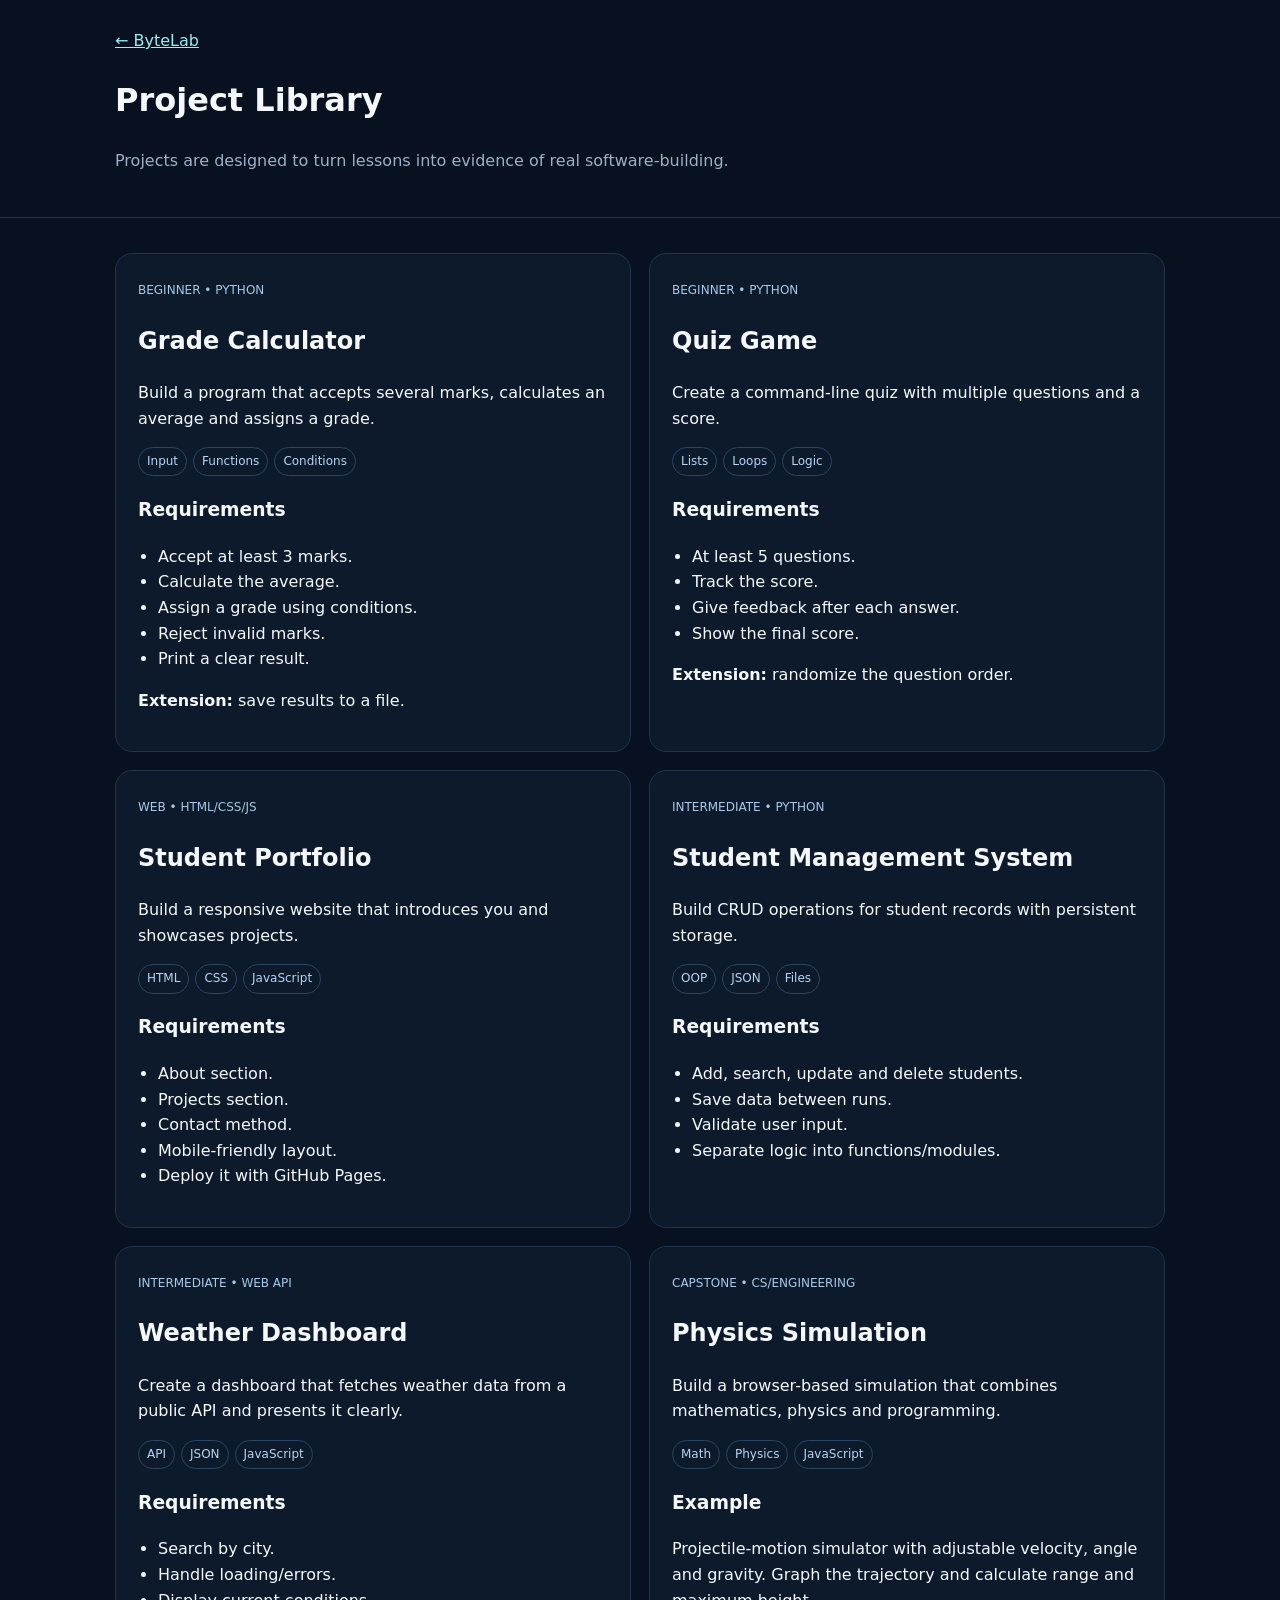
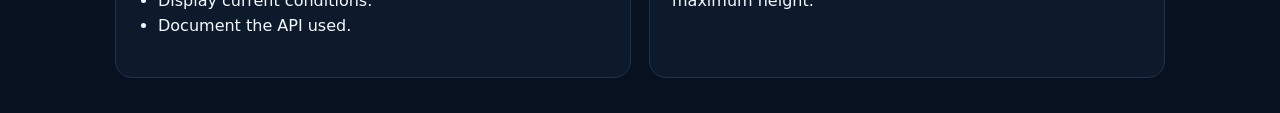
<file: projects.html>
<!doctype html>
<html lang="en"><head><meta charset="utf-8"><meta name="viewport" content="width=device-width,initial-scale=1">
<title>ByteLab — Project Library</title><link rel="icon" href="assets/bytelab-logo.svg">
<style>
:root{--bg:#07111f;--card:#0c1a2b;--line:#20344d;--tx:#f5f9ff;--mu:#9db0c8;--a:#36d1dc;--b:#6675ff}
*{box-sizing:border-box}body{margin:0;background:#07111f;color:var(--tx);font-family:Inter,system-ui,sans-serif;line-height:1.6}.wrap{width:min(1050px,92%);margin:auto}header{padding:28px 0;border-bottom:1px solid var(--line)}a{color:#9beef2}.grid{display:grid;grid-template-columns:repeat(2,1fr);gap:18px;padding:35px 0}.card{background:var(--card);border:1px solid var(--line);border-radius:17px;padding:22px}.tag{font-size:12px;color:#a8c8e9}.skills{display:flex;gap:6px;flex-wrap:wrap;margin:14px 0}.pill{border:1px solid #2b4665;padding:4px 8px;border-radius:999px;font-size:12px;color:#b8d4f4}.btn{display:inline-block;padding:10px 14px;border-radius:10px;border:1px solid #2b4665;color:#fff;font-weight:700}.primary{background:linear-gradient(100deg,#2ccbd6,#6374ff);border:0}.check{padding-left:20px}@media(max-width:750px){.grid{grid-template-columns:1fr}}
</style></head>
<body><header><div class="wrap"><a href="index.html">← ByteLab</a><h1>Project Library</h1><p style="color:#9db0c8">Projects are designed to turn lessons into evidence of real software-building.</p></div></header>
<main class="wrap"><div class="grid">
<article class="card" id="grade-calculator"><span class="tag">BEGINNER • PYTHON</span><h2>Grade Calculator</h2><p>Build a program that accepts several marks, calculates an average and assigns a grade.</p><div class="skills"><span class="pill">Input</span><span class="pill">Functions</span><span class="pill">Conditions</span></div><h3>Requirements</h3><ul class="check"><li>Accept at least 3 marks.</li><li>Calculate the average.</li><li>Assign a grade using conditions.</li><li>Reject invalid marks.</li><li>Print a clear result.</li></ul><p><b>Extension:</b> save results to a file.</p></article>
<article class="card" id="quiz-game"><span class="tag">BEGINNER • PYTHON</span><h2>Quiz Game</h2><p>Create a command-line quiz with multiple questions and a score.</p><div class="skills"><span class="pill">Lists</span><span class="pill">Loops</span><span class="pill">Logic</span></div><h3>Requirements</h3><ul class="check"><li>At least 5 questions.</li><li>Track the score.</li><li>Give feedback after each answer.</li><li>Show the final score.</li></ul><p><b>Extension:</b> randomize the question order.</p></article>
<article class="card" id="portfolio"><span class="tag">WEB • HTML/CSS/JS</span><h2>Student Portfolio</h2><p>Build a responsive website that introduces you and showcases projects.</p><div class="skills"><span class="pill">HTML</span><span class="pill">CSS</span><span class="pill">JavaScript</span></div><h3>Requirements</h3><ul class="check"><li>About section.</li><li>Projects section.</li><li>Contact method.</li><li>Mobile-friendly layout.</li><li>Deploy it with GitHub Pages.</li></ul></article>
<article class="card"><span class="tag">INTERMEDIATE • PYTHON</span><h2>Student Management System</h2><p>Build CRUD operations for student records with persistent storage.</p><div class="skills"><span class="pill">OOP</span><span class="pill">JSON</span><span class="pill">Files</span></div><h3>Requirements</h3><ul class="check"><li>Add, search, update and delete students.</li><li>Save data between runs.</li><li>Validate user input.</li><li>Separate logic into functions/modules.</li></ul></article>
<article class="card"><span class="tag">INTERMEDIATE • WEB API</span><h2>Weather Dashboard</h2><p>Create a dashboard that fetches weather data from a public API and presents it clearly.</p><div class="skills"><span class="pill">API</span><span class="pill">JSON</span><span class="pill">JavaScript</span></div><h3>Requirements</h3><ul class="check"><li>Search by city.</li><li>Handle loading/errors.</li><li>Display current conditions.</li><li>Document the API used.</li></ul></article>
<article class="card"><span class="tag">CAPSTONE • CS/ENGINEERING</span><h2>Physics Simulation</h2><p>Build a browser-based simulation that combines mathematics, physics and programming.</p><div class="skills"><span class="pill">Math</span><span class="pill">Physics</span><span class="pill">JavaScript</span></div><h3>Example</h3><p>Projectile-motion simulator with adjustable velocity, angle and gravity. Graph the trajectory and calculate range and maximum height.</p></article>
</div>
</main></body></html>
</file>
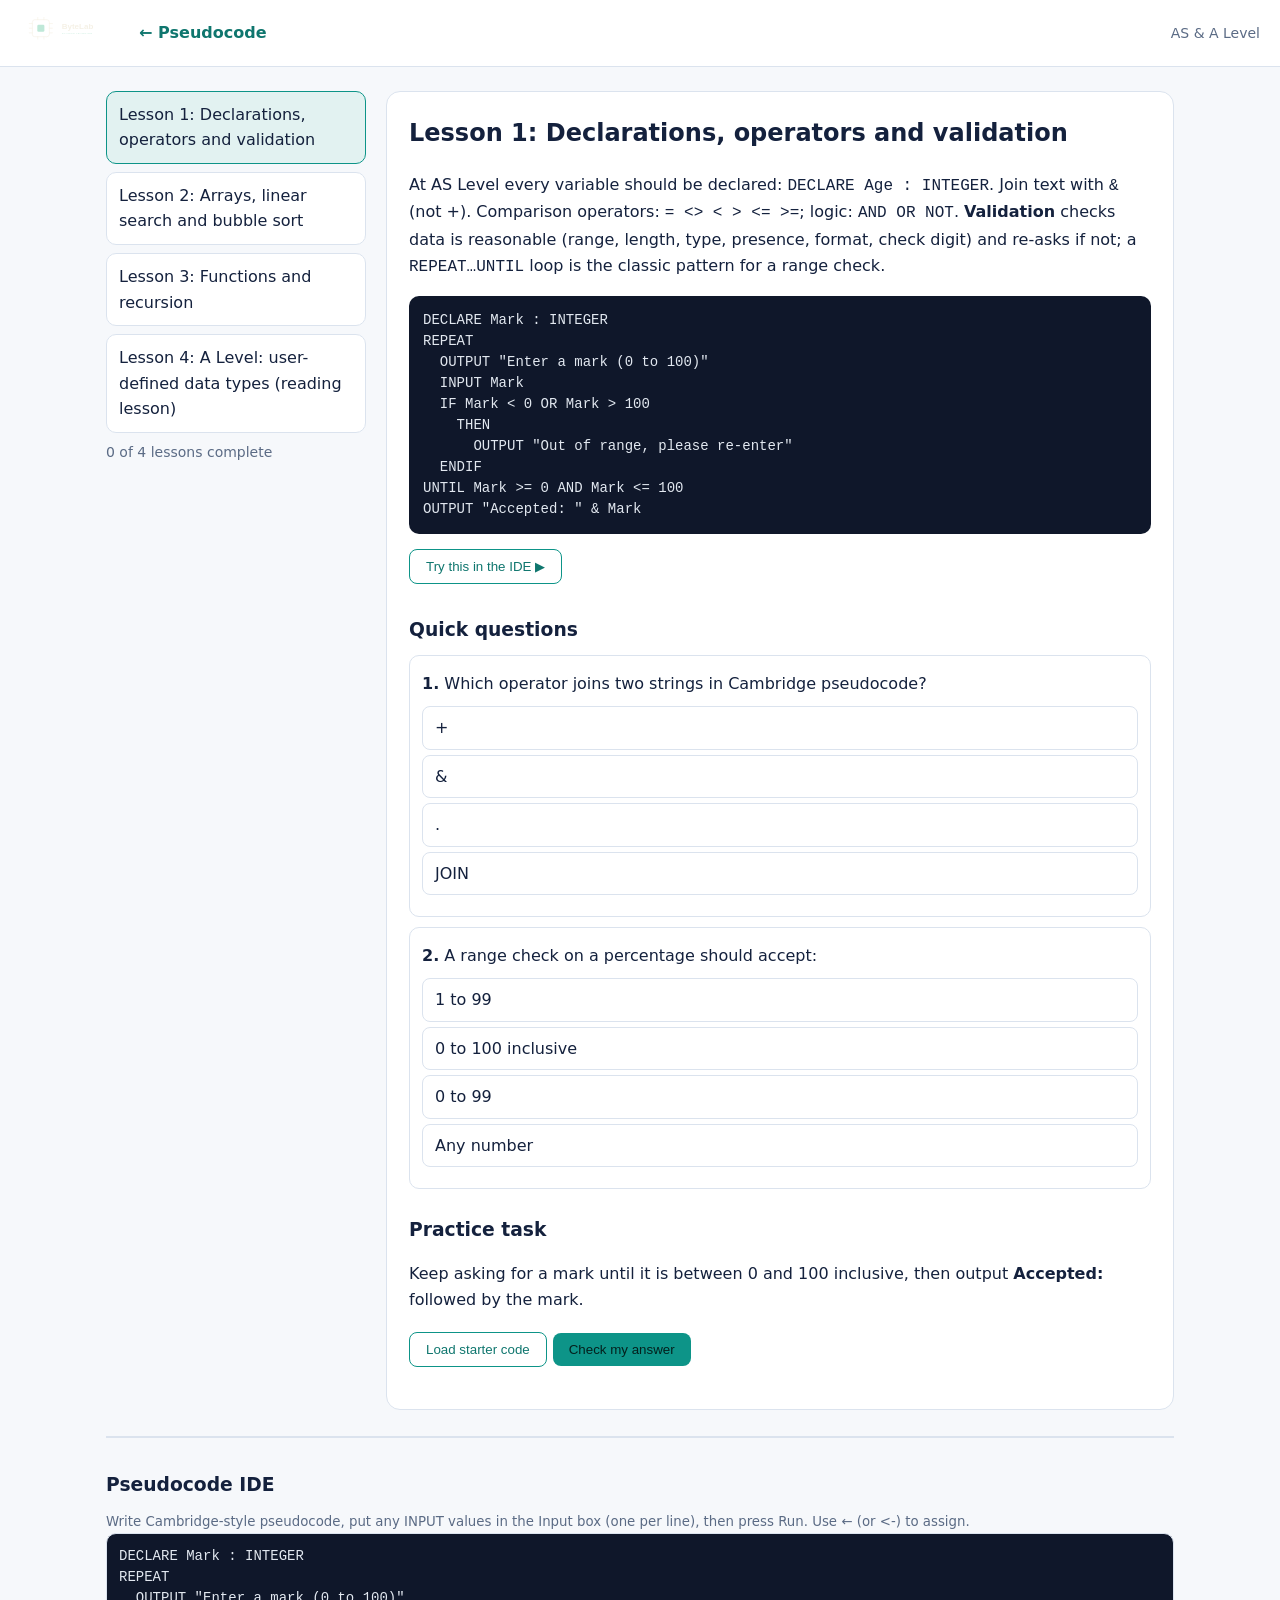
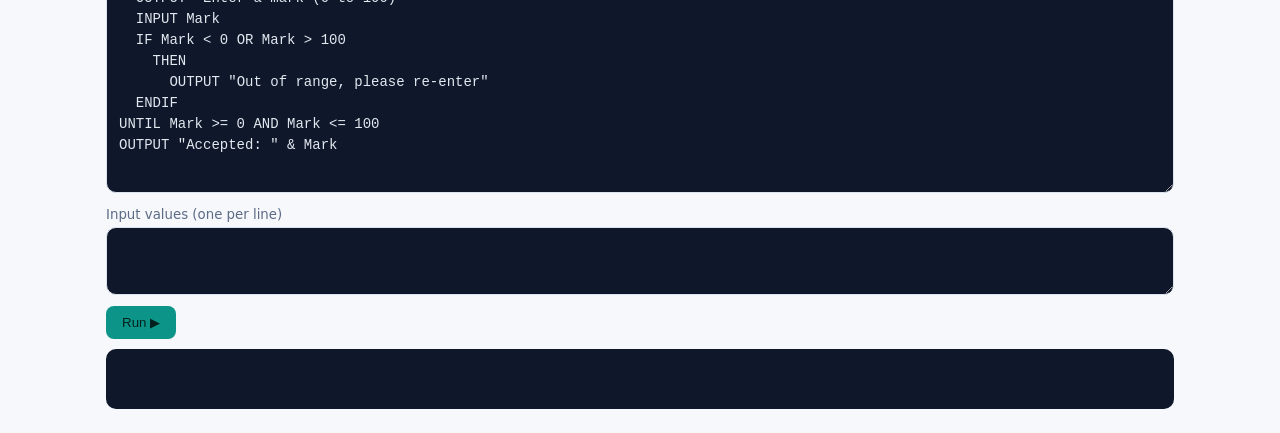
<file: pseudocode-alevel.html>
<!doctype html><html lang="en"><head><meta charset="utf-8"><meta name="viewport" content="width=device-width,initial-scale=1">
<title>AS &amp; A Level Pseudocode – ByteLab</title><link rel="stylesheet" href="assets/pseudocode.css"></head><body>
<header><a href="index.html"><img src="assets/bytelab_logo_chip_transparent.svg" alt="ByteLab"></a><a href="pseudocode.html">← Pseudocode</a><span>AS &amp; A Level</span></header>
<div class="wrap"><div class="lay"><nav id="nav"></nav><main id="main"></main></div>
<section id="ide"><h3>Pseudocode IDE</h3><small>Write Cambridge-style pseudocode, put any INPUT values in the Input box (one per line), then press Run. Use ← (or &lt;-) to assign.</small>
<textarea id="code" spellcheck="false"></textarea><small>Input values (one per line)</small><textarea id="inp" spellcheck="false"></textarea>
<button class="b" id="run">Run ▶</button><div id="out"></div></section></div>
<script src="assets/pseudocode-engine.js"></script>
<script>window.COURSE={
 "key": "alevel",
 "lessons": [
  {
   "t": "Declarations, operators and validation",
   "h": "<p>At AS Level every variable should be declared: <code>DECLARE Age : INTEGER</code>. Join text with <code>&amp;</code> (not +). Comparison operators: <code>= &lt;&gt; &lt; &gt; &lt;= &gt;=</code>; logic: <code>AND OR NOT</code>. <b>Validation</b> checks data is reasonable (range, length, type, presence, format, check digit) and re-asks if not; a <code>REPEAT…UNTIL</code> loop is the classic pattern for a range check.</p>",
   "ex": "DECLARE Mark : INTEGER\nREPEAT\n  OUTPUT \"Enter a mark (0 to 100)\"\n  INPUT Mark\n  IF Mark < 0 OR Mark > 100\n    THEN\n      OUTPUT \"Out of range, please re-enter\"\n  ENDIF\nUNTIL Mark >= 0 AND Mark <= 100\nOUTPUT \"Accepted: \" & Mark",
   "qs": [
    {
     "q": "Which operator joins two strings in Cambridge pseudocode?",
     "o": [
      "+",
      "&",
      ".",
      "JOIN"
     ],
     "a": 1,
     "w": "& is the concatenation operator."
    },
    {
     "q": "A range check on a percentage should accept:",
     "o": [
      "1 to 99",
      "0 to 100 inclusive",
      "0 to 99",
      "Any number"
     ],
     "a": 1,
     "w": "Both 0 and 100 are valid percentages."
    }
   ],
   "task": {
    "p": "Keep asking for a mark until it is between 0 and 100 inclusive, then output <b>Accepted:</b> followed by the mark.",
    "s": "DECLARE Mark : INTEGER\n// write your code below\n",
    "tests": [
     {
      "i": "150\n-5\n70",
      "o": "Accepted: 70"
     },
     {
      "i": "101\n100",
      "o": "Accepted: 100"
     }
    ]
   },
   "inp": "150\n70"
  },
  {
   "t": "Arrays, linear search and bubble sort",
   "h": "<p>A <b>linear search</b> checks each item in turn until it finds the target or reaches the end; a flag variable records whether it was found. A <b>bubble sort</b> repeatedly compares neighbouring items and swaps them if they are in the wrong order; each pass puts the largest remaining item in its final place. Two-dimensional arrays use two indexes: <code>ARRAY[1:3, 1:4] OF INTEGER</code>.</p>",
   "ex": "DECLARE Data : ARRAY[1:5] OF INTEGER\nDECLARE I, J, Temp : INTEGER\nData[1] ← 5\nData[2] ← 2\nData[3] ← 9\nData[4] ← 1\nData[5] ← 7\nFOR I ← 1 TO 4\n  FOR J ← 1 TO 5 - I\n    IF Data[J] > Data[J + 1]\n      THEN\n        Temp ← Data[J]\n        Data[J] ← Data[J + 1]\n        Data[J + 1] ← Temp\n    ENDIF\n  NEXT J\nNEXT I\nFOR I ← 1 TO 5\n  OUTPUT Data[I]\nNEXT I",
   "qs": [
    {
     "q": "What does a bubble sort compare?",
     "o": [
      "First and last items",
      "Adjacent items",
      "Random items",
      "Smallest and largest"
     ],
     "a": 1,
     "w": "It compares neighbours and swaps if out of order."
    },
    {
     "q": "Why use a Found flag in a linear search?",
     "o": [
      "To speed up sorting",
      "To record if the target was found",
      "To count the items",
      "To declare the array"
     ],
     "a": 1,
     "w": "The flag lets the search stop early and report the result."
    }
   ],
   "task": {
    "p": "Input 5 numbers, then a target number. Output the <b>position</b> (1 to 5) where the target first appears, or <b>0</b> if it is not found.",
    "s": "DECLARE Data : ARRAY[1:5] OF INTEGER\nDECLARE Target, I, Position : INTEGER\nPosition ← 0\n// write your code below\n",
    "tests": [
     {
      "i": "4\n8\n15\n16\n23\n15",
      "o": "3"
     },
     {
      "i": "4\n8\n15\n16\n23\n9",
      "o": "0"
     }
    ]
   }
  },
  {
   "t": "Functions and recursion",
   "h": "<p>A <b>recursive</b> function calls itself. It needs a <b>base case</b> that stops the recursion and a <b>general case</b> that moves towards it. Each call is held on the call stack until the base case returns, then the results unwind. Recursion is elegant, but uses more memory than a loop because of the stack.</p>",
   "ex": "FUNCTION Factorial(N : INTEGER) RETURNS INTEGER\n  IF N <= 1\n    THEN\n      RETURN 1\n    ELSE\n      RETURN N * Factorial(N - 1)\n  ENDIF\nENDFUNCTION\n\nOUTPUT Factorial(5)",
   "qs": [
    {
     "q": "What stops a recursive function from calling itself forever?",
     "o": [
      "The general case",
      "The base case",
      "A FOR loop",
      "A parameter"
     ],
     "a": 1,
     "w": "The base case returns without another recursive call."
    },
    {
     "q": "Where are the pending recursive calls stored?",
     "o": [
      "The call stack",
      "The hard disk",
      "The keyboard buffer",
      "An array in the program"
     ],
     "a": 0,
     "w": "Each call adds a frame to the stack."
    }
   ],
   "task": {
    "p": "Write a <b>recursive</b> function <code>SumTo(N)</code> that returns 1 + 2 + … + N. Input N and output the result.",
    "s": "FUNCTION SumTo(N : INTEGER) RETURNS INTEGER\n  // base case, then general case that calls SumTo\nENDFUNCTION\n\nDECLARE X : INTEGER\nINPUT X\nOUTPUT SumTo(X)",
    "tests": [
     {
      "i": "4",
      "o": "10"
     },
     {
      "i": "10",
      "o": "55"
     }
    ]
   }
  },
  {
   "t": "A Level: user-defined data types (reading lesson)",
   "h": "<p>Programmers can define their own types. An <b>enumerated</b> type lists all possible values, in order. A <b>pointer</b> type holds a memory address (<code>^</code> marks it, and a trailing <code>^</code> dereferences it). A type is <b>composite</b> if it refers to other types, such as a record, a set or a class; <b>non-composite</b> types do not. <small>These statements are theory for the exam – the IDE above does not run TYPE definitions yet.</small></p>",
   "ex": "TYPE Tmonth = (January, February, March, April, May, June,\n               July, August, September, October, November, December)\nDECLARE thisMonth : Tmonth\nthisMonth ← January\n\nTYPE TmonthPointer = ^Tmonth\nDECLARE monthPointer : TmonthPointer\nmonthPointer ← ^thisMonth\nDECLARE myMonth : Tmonth\nmyMonth ← monthPointer^",
   "qs": [
    {
     "q": "Which is a non-composite user-defined type?",
     "o": [
      "Record",
      "Class",
      "Enumerated",
      "Set"
     ],
     "a": 2,
     "w": "An enumerated type does not refer to any other data type."
    },
    {
     "q": "In pseudocode, what does monthPointer^ (the ^ after the name) do?",
     "o": [
      "Declares a pointer",
      "Dereferences the pointer to get the value",
      "Deletes the variable",
      "Squares the value"
     ],
     "a": 1,
     "w": "Dereferencing gives the contents of the memory location."
    }
   ]
  }
 ]
};</script>
<script src="assets/pseudocode-course.js"></script></body></html>
</file>
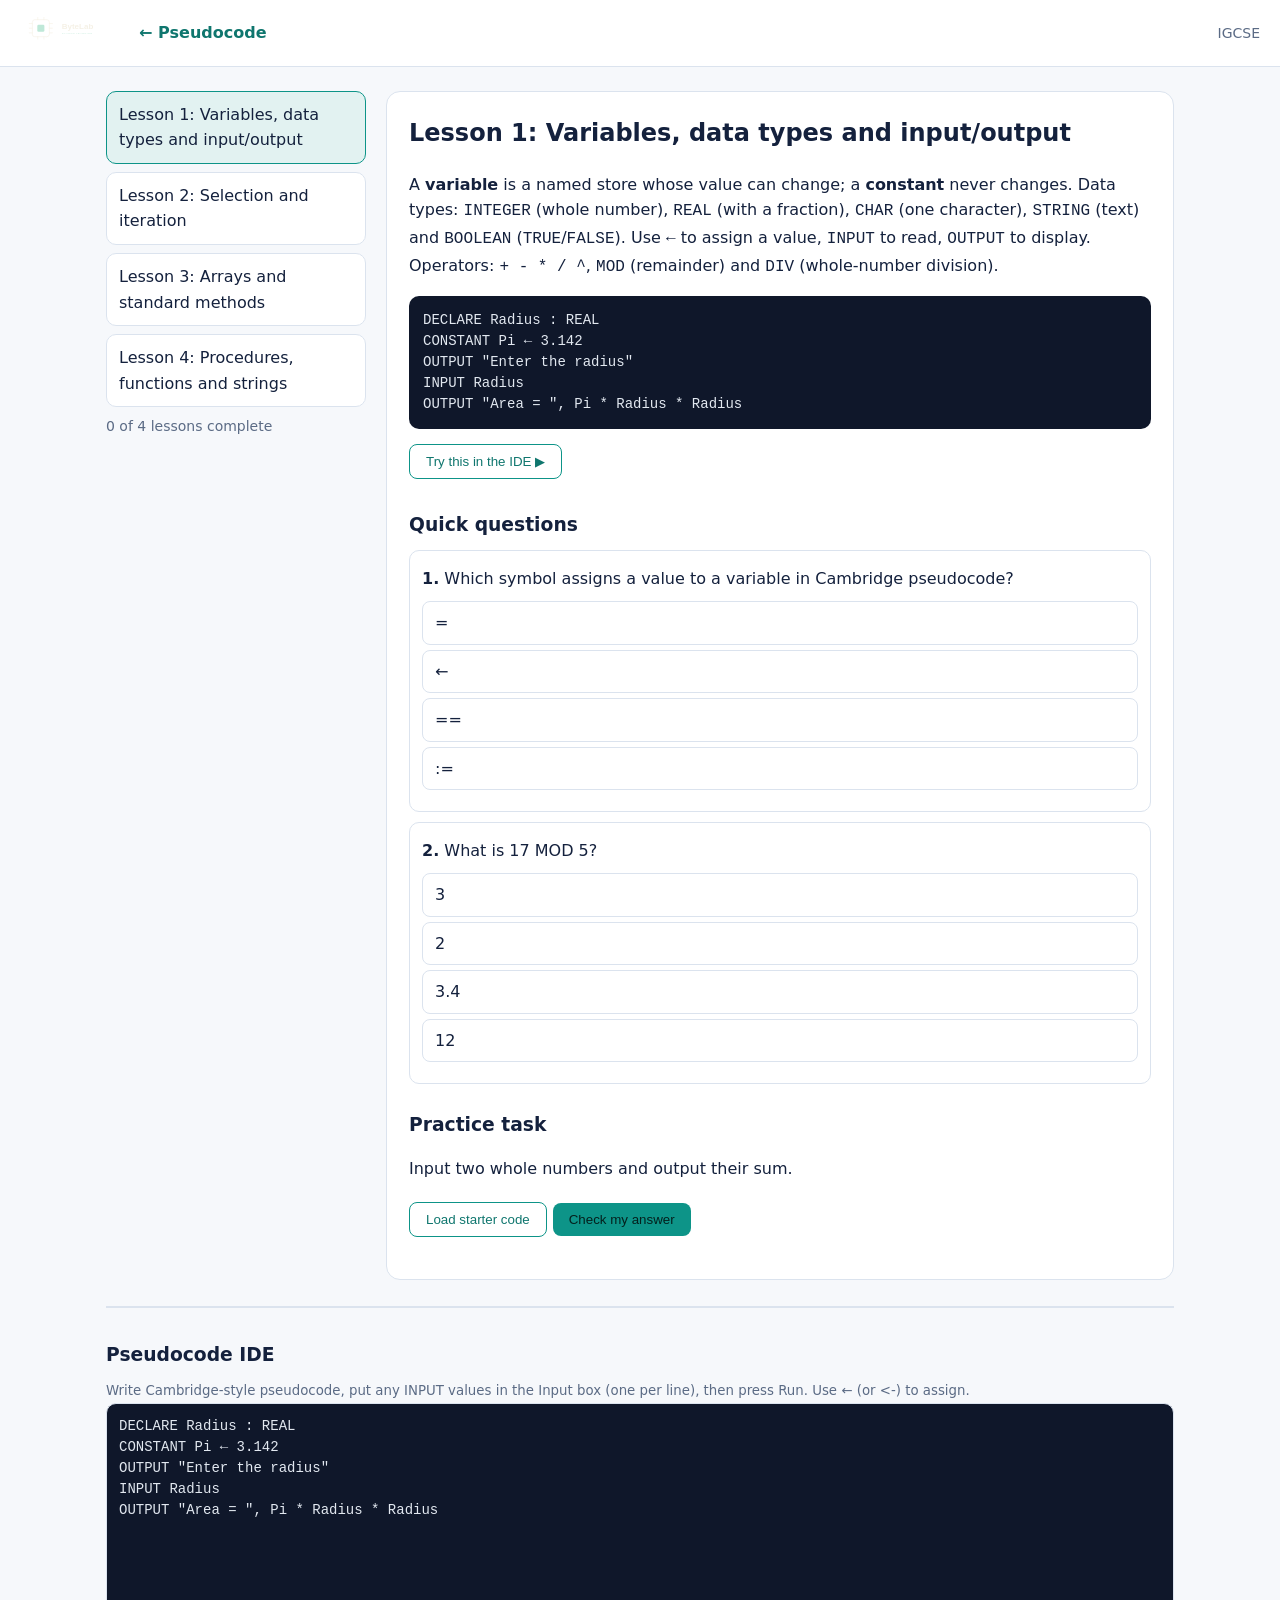
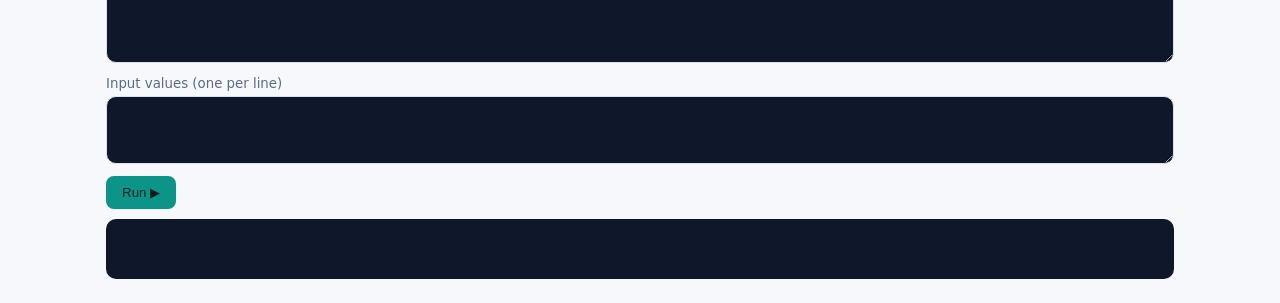
<file: pseudocode-igcse.html>
<!doctype html><html lang="en"><head><meta charset="utf-8"><meta name="viewport" content="width=device-width,initial-scale=1">
<title>IGCSE Pseudocode – ByteLab</title><link rel="stylesheet" href="assets/pseudocode.css"></head><body>
<header><a href="index.html"><img src="assets/bytelab_logo_chip_transparent.svg" alt="ByteLab"></a><a href="pseudocode.html">← Pseudocode</a><span>IGCSE</span></header>
<div class="wrap"><div class="lay"><nav id="nav"></nav><main id="main"></main></div>
<section id="ide"><h3>Pseudocode IDE</h3><small>Write Cambridge-style pseudocode, put any INPUT values in the Input box (one per line), then press Run. Use ← (or &lt;-) to assign.</small>
<textarea id="code" spellcheck="false"></textarea><small>Input values (one per line)</small><textarea id="inp" spellcheck="false"></textarea>
<button class="b" id="run">Run ▶</button><div id="out"></div></section></div>
<script src="assets/pseudocode-engine.js"></script>
<script>window.COURSE={
 "key": "igcse",
 "lessons": [
  {
   "t": "Variables, data types and input/output",
   "h": "<p>A <b>variable</b> is a named store whose value can change; a <b>constant</b> never changes. Data types: <code>INTEGER</code> (whole number), <code>REAL</code> (with a fraction), <code>CHAR</code> (one character), <code>STRING</code> (text) and <code>BOOLEAN</code> (<code>TRUE</code>/<code>FALSE</code>). Use <code>←</code> to assign a value, <code>INPUT</code> to read, <code>OUTPUT</code> to display. Operators: <code>+ - * / ^</code>, <code>MOD</code> (remainder) and <code>DIV</code> (whole-number division).</p>",
   "ex": "DECLARE Radius : REAL\nCONSTANT Pi ← 3.142\nOUTPUT \"Enter the radius\"\nINPUT Radius\nOUTPUT \"Area = \", Pi * Radius * Radius",
   "qs": [
    {
     "q": "Which symbol assigns a value to a variable in Cambridge pseudocode?",
     "o": [
      "=",
      "←",
      "==",
      ":="
     ],
     "a": 1,
     "w": "← is assignment; = is only used to compare."
    },
    {
     "q": "What is 17 MOD 5?",
     "o": [
      "3",
      "2",
      "3.4",
      "12"
     ],
     "a": 1,
     "w": "17 ÷ 5 = 3 remainder 2, and MOD gives the remainder."
    }
   ],
   "task": {
    "p": "Input two whole numbers and output their sum.",
    "s": "DECLARE A, B : INTEGER\n// write your code below\n",
    "tests": [
     {
      "i": "3\n4",
      "o": "7"
     },
     {
      "i": "10\n-4",
      "o": "6"
     }
    ]
   },
   "inp": "2"
  },
  {
   "t": "Selection and iteration",
   "h": "<p><b>Selection</b> chooses a path: <code>IF … THEN … ELSE … ENDIF</code>, or <code>CASE OF … OTHERWISE … ENDCASE</code> for many choices. <b>Iteration</b> repeats code: <code>FOR … NEXT</code> (count-controlled), <code>WHILE … DO … ENDWHILE</code> (condition checked first, may never run) and <code>REPEAT … UNTIL</code> (always runs at least once). <b>Totalling</b> adds values to a running total; <b>counting</b> adds 1 each time.</p>",
   "ex": "Total ← 0\nFOR Count ← 1 TO 5\n  IF Count MOD 2 = 0\n    THEN\n      OUTPUT Count, \" is even\"\n  ENDIF\n  Total ← Total + Count\nNEXT Count\nOUTPUT \"Total = \", Total",
   "qs": [
    {
     "q": "Which loop always runs at least once?",
     "o": [
      "FOR",
      "WHILE",
      "REPEAT…UNTIL",
      "IF"
     ],
     "a": 2,
     "w": "REPEAT…UNTIL checks its condition at the end."
    },
    {
     "q": "Which keyword gives the default branch in a CASE statement?",
     "o": [
      "ELSE",
      "DEFAULT",
      "OTHERWISE",
      "END"
     ],
     "a": 2,
     "w": "Cambridge pseudocode uses OTHERWISE."
    }
   ],
   "task": {
    "p": "Input a whole number and output <b>Even</b> or <b>Odd</b>.",
    "s": "DECLARE N : INTEGER\nINPUT N\n// write your code below\n",
    "tests": [
     {
      "i": "8",
      "o": "Even"
     },
     {
      "i": "7",
      "o": "Odd"
     }
    ]
   }
  },
  {
   "t": "Arrays and standard methods",
   "h": "<p>An <b>array</b> stores many values of one type under one name, accessed by an index: <code>DECLARE Marks : ARRAY[1:5] OF INTEGER</code>. Use a <code>FOR</code> loop to read or write every element. Standard methods you must know: totalling, counting, finding the maximum/minimum/average, <b>linear search</b> and <b>bubble sort</b>. To find the maximum, start with the first item and replace it whenever a larger one appears.</p>",
   "ex": "DECLARE Marks : ARRAY[1:5] OF INTEGER\nDECLARE Max, Index : INTEGER\nFOR Index ← 1 TO 5\n  INPUT Marks[Index]\nNEXT Index\nMax ← Marks[1]\nFOR Index ← 2 TO 5\n  IF Marks[Index] > Max\n    THEN\n      Max ← Marks[Index]\n  ENDIF\nNEXT Index\nOUTPUT \"Highest = \", Max",
   "qs": [
    {
     "q": "How many elements does ARRAY[1:5] OF INTEGER hold?",
     "o": [
      "4",
      "5",
      "6",
      "1"
     ],
     "a": 1,
     "w": "Indexes 1, 2, 3, 4, 5."
    },
    {
     "q": "Which standard method keeps a running sum of values?",
     "o": [
      "Counting",
      "Totalling",
      "Searching",
      "Sorting"
     ],
     "a": 1,
     "w": "Totalling: Total ← Total + Value."
    }
   ],
   "task": {
    "p": "Input 5 numbers into an array and output the <b>smallest</b>.",
    "s": "DECLARE Nums : ARRAY[1:5] OF INTEGER\nDECLARE Min, I : INTEGER\n// write your code below\n",
    "tests": [
     {
      "i": "5\n3\n9\n1\n7",
      "o": "1"
     },
     {
      "i": "8\n6\n9\n7\n10",
      "o": "6"
     }
    ]
   },
   "inp": "5\n3\n9\n1\n7"
  },
  {
   "t": "Procedures, functions and strings",
   "h": "<p>A <b>procedure</b> is a named block run with <code>CALL</code>. A <b>function</b> also sends back a value with <code>RETURN</code>. Both can take <b>parameters</b>. Variables declared inside are <b>local</b>; those declared outside are <b>global</b>. Library routines you need: <code>LENGTH</code>, <code>SUBSTRING(text, start, length)</code> (positions start at 1), <code>UCASE</code>, <code>LCASE</code>, <code>ROUND</code>, <code>RANDOM</code>.</p>",
   "ex": "FUNCTION Celsius(F : REAL) RETURNS REAL\n  RETURN (F - 32) / 1.8\nENDFUNCTION\n\nPROCEDURE Stars(N : INTEGER)\n  DECLARE I : INTEGER\n  FOR I ← 1 TO N\n    OUTPUT \"*\"\n  NEXT I\nENDPROCEDURE\n\nOUTPUT Celsius(212)\nCALL Stars(3)\nOUTPUT UCASE(\"hello\"), \" \", LENGTH(\"Cambridge\")",
   "qs": [
    {
     "q": "What must a function do that a procedure does not?",
     "o": [
      "Take parameters",
      "RETURN a value",
      "Use a loop",
      "Use CALL"
     ],
     "a": 1,
     "w": "A function returns a value to where it was called."
    },
    {
     "q": "What does SUBSTRING(\"Computer Science\", 10, 7) return?",
     "o": [
      "Science",
      "Computer",
      "Scienc",
      "ience"
     ],
     "a": 0,
     "w": "Start at character 10, take 7 characters."
    }
   ],
   "task": {
    "p": "Write a function <code>Square</code> that returns a number multiplied by itself. Input a whole number and output its square using your function.",
    "s": "FUNCTION Square(N : INTEGER) RETURNS INTEGER\n  // write your code here\nENDFUNCTION\n\nDECLARE X : INTEGER\nINPUT X\nOUTPUT Square(X)",
    "tests": [
     {
      "i": "5",
      "o": "25"
     },
     {
      "i": "12",
      "o": "144"
     }
    ]
   }
  }
 ]
};</script>
<script src="assets/pseudocode-course.js"></script></body></html>
</file>
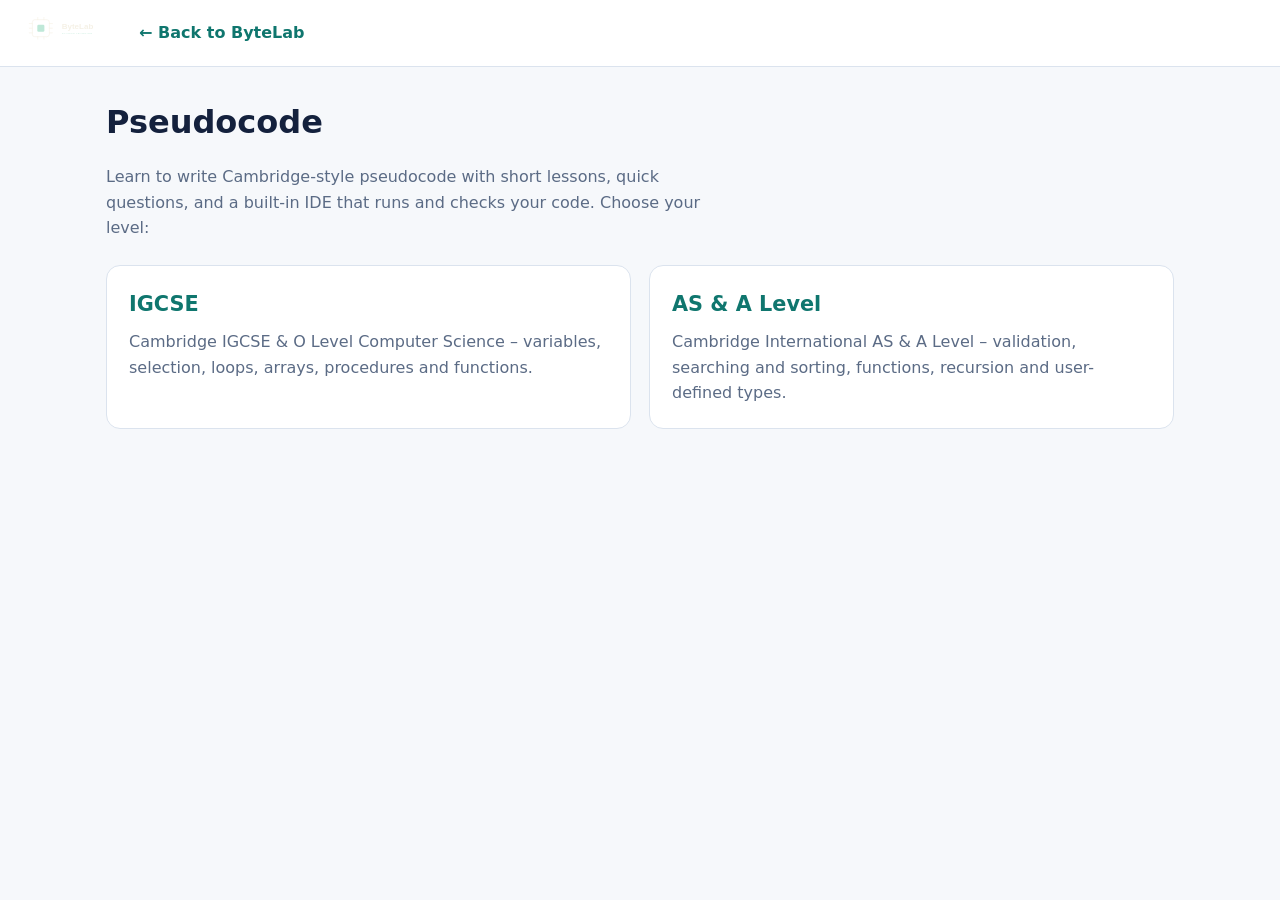
<file: pseudocode.html>
<!doctype html><html lang="en"><head><meta charset="utf-8"><meta name="viewport" content="width=device-width,initial-scale=1">
<title>Pseudocode Courses – ByteLab</title><link rel="stylesheet" href="assets/pseudocode.css"></head><body>
<header><a href="index.html"><img src="assets/bytelab_logo_chip_transparent.svg" alt="ByteLab"></a><a href="index.html">← Back to ByteLab</a></header>
<div class="wrap"><h1>Pseudocode</h1><p class="sub">Learn to write Cambridge-style pseudocode with short lessons, quick questions, and a built-in IDE that runs and checks your code. Choose your level:</p>
<div class="cards"><a class="card" href="pseudocode-igcse.html"><b>IGCSE</b><p>Cambridge IGCSE &amp; O Level Computer Science – variables, selection, loops, arrays, procedures and functions.</p></a>
<a class="card" href="pseudocode-alevel.html"><b>AS &amp; A Level</b><p>Cambridge International AS &amp; A Level – validation, searching and sorting, functions, recursion and user-defined types.</p></a></div></div></body></html>
</file>
<file: assets/pseudocode.css>
:root{--bg:#f6f8fb;--card:#fff;--tx:#14213d;--mu:#5b6b85;--ac:#0d9488;--ac2:#0f766e;--bd:#dbe3ee;--ok:#15803d;--bad:#b91c1c;--code:#0f172a}
@media(prefers-color-scheme:dark){:root{--bg:#0b1220;--card:#131c2e;--tx:#e6edf7;--mu:#94a3b8;--ac:#2dd4bf;--ac2:#5eead4;--bd:#243049;--ok:#4ade80;--bad:#f87171}}
*{box-sizing:border-box}body{margin:0;background:var(--bg);color:var(--tx);font:16px/1.6 system-ui,-apple-system,Segoe UI,sans-serif}
header{display:flex;align-items:center;gap:14px;padding:12px 20px;border-bottom:1px solid var(--bd);background:var(--card)}
header img{height:34px}header a{color:var(--ac2);text-decoration:none;font-weight:600}header span{margin-left:auto;color:var(--mu);font-size:14px}
.wrap{max-width:1100px;margin:0 auto;padding:24px 16px}
h1{font-size:2rem;margin:.2em 0}h2{margin-top:0}h3{margin:1.4em 0 .4em}p.sub{color:var(--mu);max-width:640px}
.cards{display:grid;grid-template-columns:repeat(auto-fit,minmax(280px,1fr));gap:18px;margin-top:24px}
.card{display:block;background:var(--card);border:1px solid var(--bd);border-radius:14px;padding:22px;color:inherit;text-decoration:none;transition:.15s}
.card:hover{border-color:var(--ac);transform:translateY(-2px)}.card b{font-size:1.3rem;color:var(--ac2)}.card p{color:var(--mu);margin:.5em 0 0}
.lay{display:grid;grid-template-columns:260px 1fr;gap:20px}@media(max-width:800px){
  .lay{
    display:block;
  }

  #nav{
    position:relative !important;
    top:auto !important;
    width:100%;
    margin:0 0 20px 0;
  }

  #main{
    width:100%;
    margin:0;
  }
}
#nav{display:flex;flex-direction:column;gap:8px;align-self:start;position:sticky;top:12px}
#nav button{text-align:left;padding:10px 12px;border:1px solid var(--bd);border-radius:10px;background:var(--card);color:var(--tx);cursor:pointer;font:inherit}
#nav button.on{border-color:var(--ac);background:color-mix(in srgb,var(--ac) 12%,var(--card))}.prog{color:var(--mu);font-size:14px}
#main{background:var(--card);border:1px solid var(--bd);border-radius:14px;padding:22px;min-width:0}
pre,textarea{font:14px/1.5 ui-monospace,Menlo,Consolas,monospace}
pre.code{background:var(--code);color:#e2e8f0;padding:14px;border-radius:10px;overflow:auto;margin:.8em 0}
.b{background:var(--ac);color:#04201d;border:0;border-radius:8px;padding:9px 16px;font:600 15px inherit;cursor:pointer;margin:4px 6px 4px 0}.b.g{background:transparent;color:var(--ac2);border:1px solid var(--ac)}
.q{border:1px solid var(--bd);border-radius:10px;padding:12px;margin:10px 0}.q p{margin:.2em 0 .6em}
.o{display:block;width:100%;text-align:left;margin:5px 0;padding:8px 12px;border:1px solid var(--bd);border-radius:8px;background:transparent;color:var(--tx);font:inherit;cursor:pointer}
.o.ok{border-color:var(--ok);background:color-mix(in srgb,var(--ok) 15%,transparent)}.o.no{border-color:var(--bad);background:color-mix(in srgb,var(--bad) 15%,transparent)}
.fb{font-size:14px;color:var(--mu)}.pass{color:var(--ok)}.fail{color:var(--bad)}
#ide{margin-top:26px;border-top:2px solid var(--bd);padding-top:6px}
#ide textarea{width:100%;background:var(--code);color:#e2e8f0;border:1px solid var(--bd);border-radius:10px;padding:12px;resize:vertical}
#code{min-height:260px}#inp{min-height:60px}#out{background:var(--code);color:#a7f3d0;padding:12px;border-radius:10px;min-height:60px;white-space:pre-wrap;margin:6px 0}
#out .err{color:#fca5a5}#out .warn{color:#fcd34d}small{color:var(--mu)}
</file>
